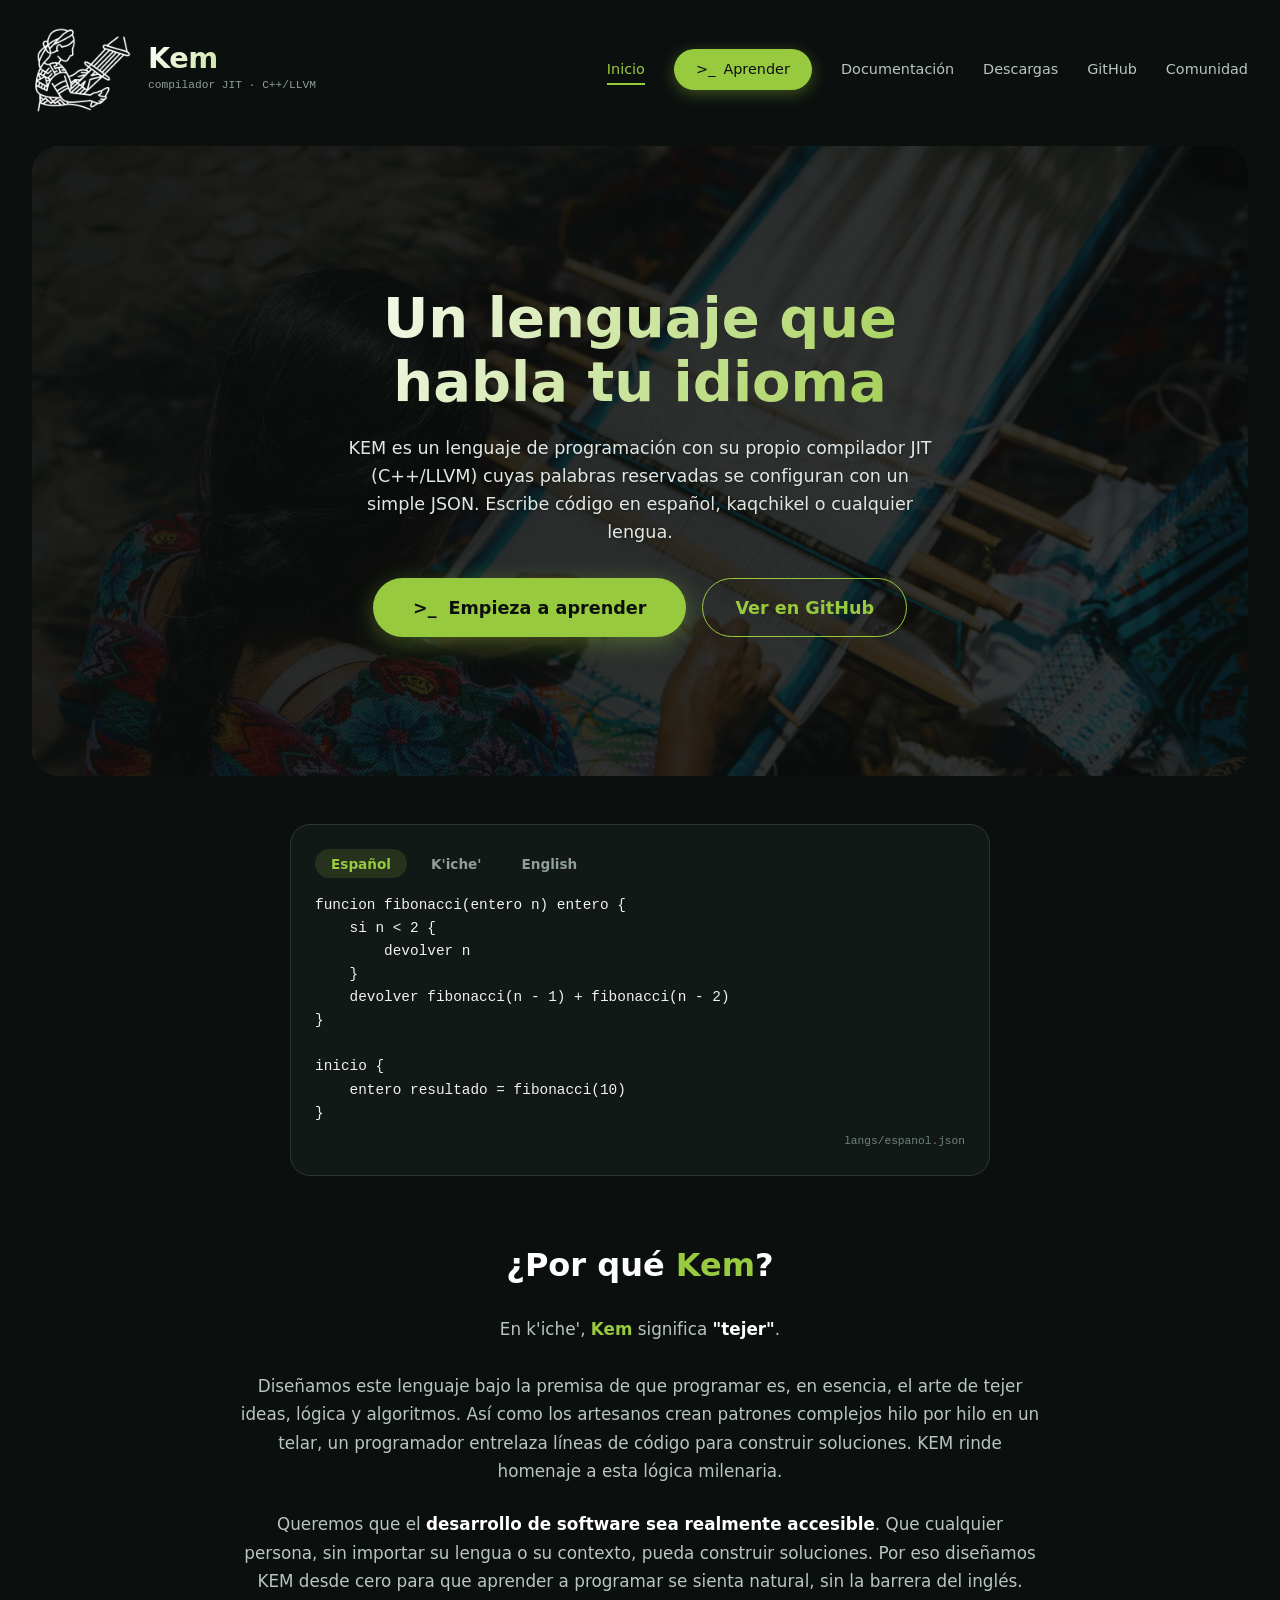
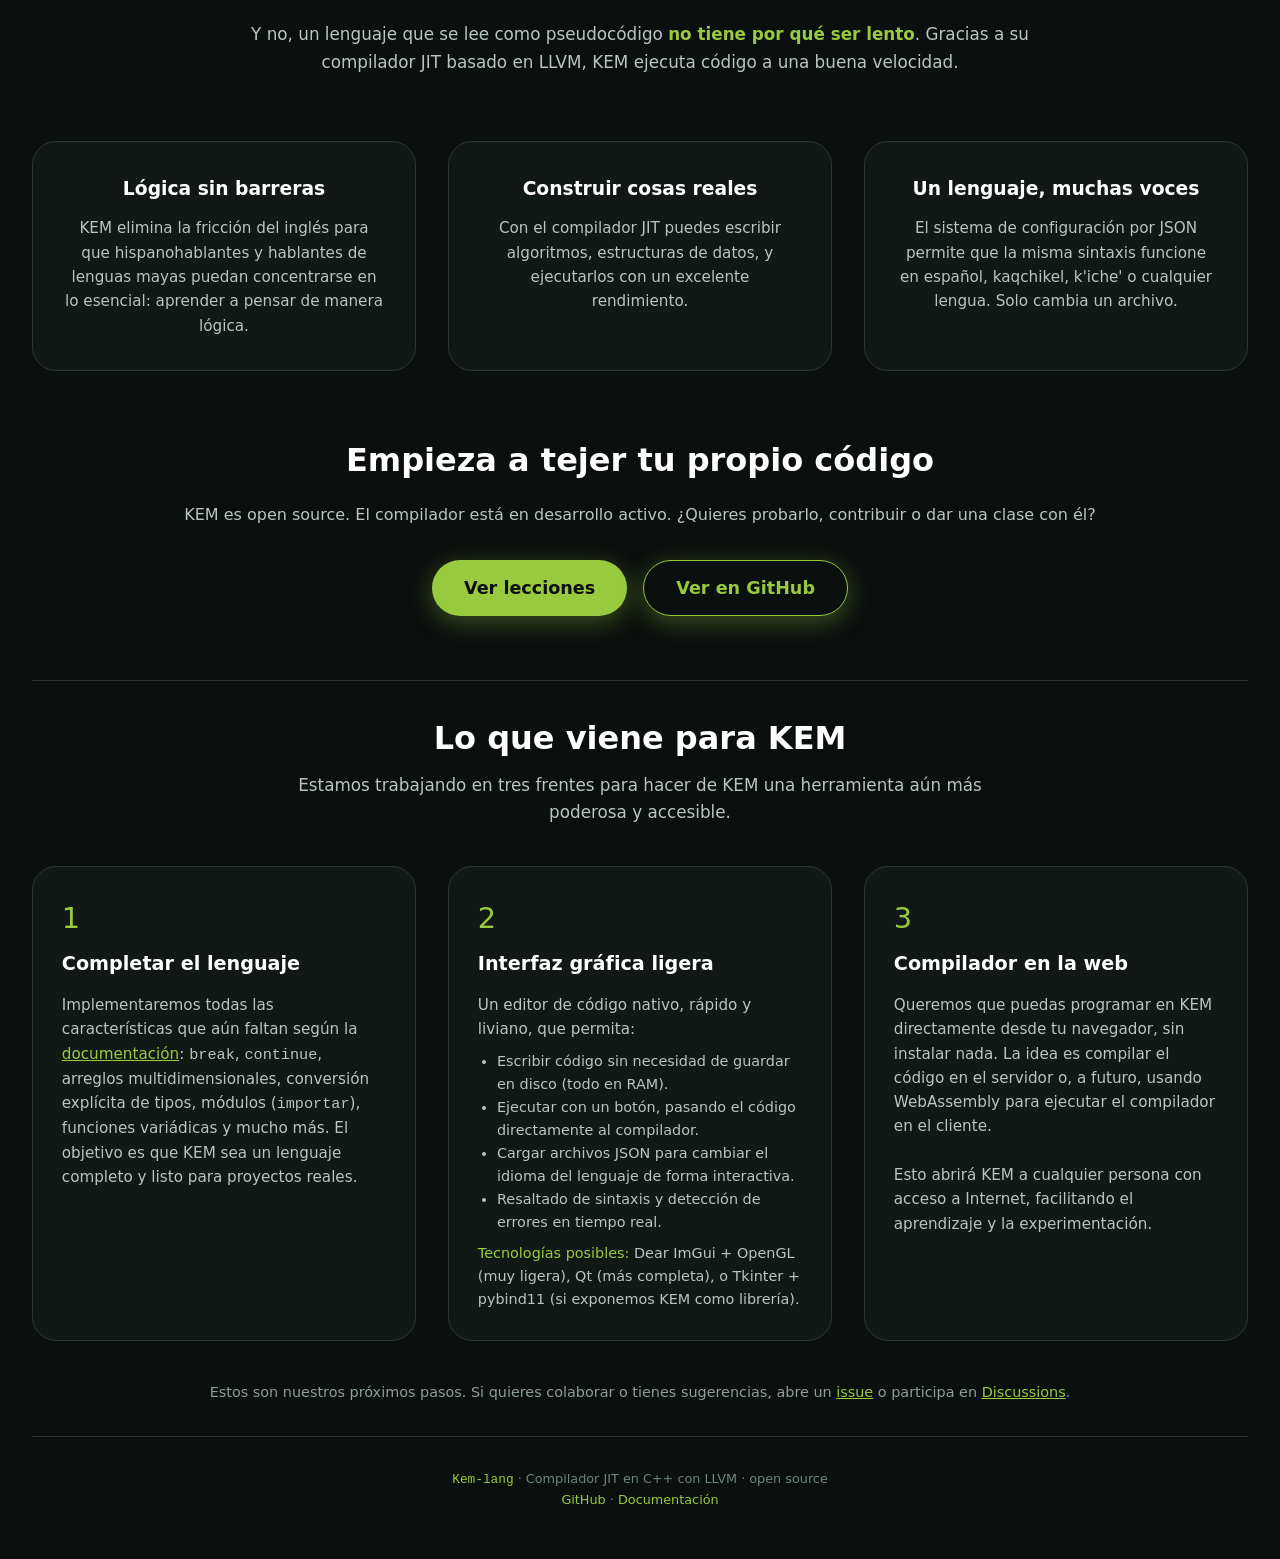
<file: docs/index.html>
<!DOCTYPE html>
<html lang="es">
<head>
  <meta charset="UTF-8">
  <meta name="viewport" content="width=device-width, initial-scale=1.0, viewport-fit=cover">
  <title>KEM</title>
  <link rel="stylesheet" href="styles.css">
</head>
<body>

<div class="container">

  <!-- ===== NAVBAR ===== -->
  <nav class="navbar">
    <a href="index.html" class="logo-area">
      <img class="logo-img" src="logo.png" alt="Logo de Kem">
      <div>
        <div class="brand-text">Kem</div>
        <div class="brand-sub">compilador JIT · C++/LLVM</div>
      </div>
    </a>
    <button class="menu-toggle" onclick="toggleMenu()">☰</button>
    <div class="nav-links" id="navLinks">
      <a href="index.html" class="active">Inicio</a>
      <a href="aprender.html" class="nav-btn-editor"><span>>_</span> Aprender</a>
      <a href="docs.html">Documentación</a>
      <a href="descargas.html">Descargas</a>
      <a href="https://github.com/vyordan/kem" target="_blank">GitHub</a>
      <a href="comunidad.html">Comunidad</a>
    </div>
  </nav>

  <!-- ===== HERO ===== -->
  <section class="hero">
    <img class="hero-background" src="fondo.png" alt="Tejedora tradicional guatemalteca">
    <div class="hero-overlay"></div>
    <div class="hero-content">
      <h1>Un lenguaje que habla tu idioma</h1>
      <p class="hero-desc">
        KEM es un lenguaje de programación con su propio compilador JIT (C++/LLVM) cuyas palabras reservadas se configuran con un simple JSON. Escribe código en español, kaqchikel o cualquier lengua.
      </p>
      <div style="display: flex; gap: 1rem; justify-content: center; flex-wrap: wrap;">
        <a href="aprender.html" class="btn-hero">
          <span>>_</span> Empieza a aprender
        </a>
        <a href="https://github.com/vyordan/kem" target="_blank" class="btn-hero" style="background: transparent; border: 1px solid var(--color-accent); color: var(--color-accent); box-shadow: none; padding: 0.9rem 2rem;">
          Ver en GitHub
        </a>
      </div>
    </div>
  </section>

  <!-- ===== BLOQUE DE CÓDIGO DECORATIVO CON PESTAÑAS ===== -->
  <div class="code-snippet" id="snippet-block">
    <div class="tabs" style="margin-bottom: 1rem;">
      <button class="tab-btn active" onclick="switchSnippetLang('es')">Español</button>
      <button class="tab-btn" onclick="switchSnippetLang('ki')">K'iche'</button>
      <button class="tab-btn" onclick="switchSnippetLang('en')">English</button>
    </div>
    <pre><code id="snippet-code">// Cargando...</code></pre>
    <span class="lang-indicator" id="snippet-lang-indicator" style="position: static; display: block; text-align: right; margin-top: 0.5rem;">langs/espanol.json</span>
  </div>

  <!-- ===== SECCIÓN: ¿POR QUÉ KEM? ===== -->
  <section class="why-kem" style="max-width: 800px; margin: 4rem auto; text-align: center;">
    <h2 style="font-size: 2rem; color: #fff; margin-bottom: 1.5rem;">¿Por qué <span style="color: var(--color-accent);">Kem</span>?</h2>

    <p style="color: var(--color-text-secondary); font-size: 1.05rem; line-height: 1.7; margin-bottom: 1.5rem;">
      En k'iche', <strong style="color: var(--color-accent);">Kem</strong> significa <strong style="color: #fff;">"tejer"</strong>. 
      <br><br>Diseñamos este lenguaje bajo la premisa de que programar es, en esencia, el arte de tejer ideas, lógica y algoritmos. Así como los artesanos crean patrones complejos hilo por hilo en un telar, un programador entrelaza líneas de código para construir soluciones. KEM rinde homenaje a esta lógica milenaria.
    </p>

    <p style="color: var(--color-text-secondary); font-size: 1.05rem; line-height: 1.7; margin-bottom: 1.5rem;">
      Queremos que el <strong style="color: #fff;">desarrollo de software sea realmente accesible</strong>. 
      Que cualquier persona, sin importar su lengua o su contexto, pueda construir soluciones. 
      Por eso diseñamos KEM desde cero para que aprender a programar se sienta natural, sin la barrera del inglés.
    </p>

    <p style="color: var(--color-text-secondary); font-size: 1.05rem; line-height: 1.7; margin-bottom: 2rem;">
      Y no, un lenguaje que se lee como pseudocódigo <strong style="color: var(--color-accent);">no tiene por qué ser lento</strong>. 
      Gracias a su compilador JIT basado en LLVM, KEM ejecuta código a una buena velocidad.
    </p>
  </section>

  <!-- ===== SECCIÓN: FILOSOFÍA (tres aspectos) ===== -->
  <section class="filosofia-grid" style="display: grid; grid-template-columns: repeat(auto-fit, minmax(250px, 1fr)); gap: 2rem; margin: 4rem 0;">
    <div class="filosofia-item" style="background: var(--color-bg-card); border: 1px solid var(--color-border); border-radius: 1.5rem; padding: 2rem; text-align: center;">
      <h3 style="color: #fff; margin-bottom: 0.8rem;">Lógica sin barreras</h3>
      <p style="color: var(--color-text-secondary); font-size: 0.95rem;">KEM elimina la fricción del inglés para que hispanohablantes y hablantes de lenguas mayas puedan concentrarse en lo esencial: aprender a pensar de manera lógica.</p>
    </div>
    <div class="filosofia-item" style="background: var(--color-bg-card); border: 1px solid var(--color-border); border-radius: 1.5rem; padding: 2rem; text-align: center;">
      <h3 style="color: #fff; margin-bottom: 0.8rem;">Construir cosas reales</h3>
      <p style="color: var(--color-text-secondary); font-size: 0.95rem;">Con el compilador JIT puedes escribir algoritmos, estructuras de datos, y ejecutarlos con un excelente rendimiento.</p>
    </div>
    <div class="filosofia-item" style="background: var(--color-bg-card); border: 1px solid var(--color-border); border-radius: 1.5rem; padding: 2rem; text-align: center;">
      <h3 style="color: #fff; margin-bottom: 0.8rem;">Un lenguaje, muchas voces</h3>
      <p style="color: var(--color-text-secondary); font-size: 0.95rem;">El sistema de configuración por JSON permite que la misma sintaxis funcione en español, kaqchikel, k'iche' o cualquier lengua. Solo cambia un archivo.</p>
    </div>
  </section>

  <!-- ===== LLAMADA A LA ACCIÓN FINAL ===== -->
  <section style="text-align: center; margin: 4rem 0;">
    <h2 style="font-size: 2rem; color: #fff; margin-bottom: 1rem;">Empieza a tejer tu propio código</h2>
    <p style="color: var(--color-text-secondary); margin-bottom: 2rem;">KEM es open source. El compilador está en desarrollo activo. ¿Quieres probarlo, contribuir o dar una clase con él?</p>
    <div style="display: flex; gap: 1rem; justify-content: center; flex-wrap: wrap;">
      <a href="aprender.html" class="btn-hero" style="background: var(--color-accent); color: var(--color-bg-deep); padding: 0.8rem 2rem; border-radius: 60px; text-decoration: none; font-weight: 600;">Ver lecciones</a>
      <a href="https://github.com/vyordan/kem" target="_blank" class="btn-hero" style="background: transparent; border: 1px solid var(--color-accent); color: var(--color-accent); padding: 0.8rem 2rem; border-radius: 60px; text-decoration: none; font-weight: 600;">Ver en GitHub</a>
    </div>
  </section>

    <!-- ===== LO QUE VIENE: FUTURO DE KEM ===== -->
  <section style="margin: 4rem 0 2rem; padding-top: 2rem; border-top: 1px solid var(--color-border);">
    <h2 style="font-size: 2rem; color: #fff; text-align: center; margin-bottom: 0.5rem;">Lo que viene para KEM</h2>
    <p style="color: var(--color-text-secondary); text-align: center; max-width: 700px; margin: 0 auto 2.5rem; font-size: 1.05rem;">
      Estamos trabajando en tres frentes para hacer de KEM una herramienta aún más poderosa y accesible.
    </p>

    <div style="display: grid; grid-template-columns: repeat(auto-fit, minmax(280px, 1fr)); gap: 2rem;">

      <!-- Tarjeta 1: Completar funcionalidades -->
      <div style="background: var(--color-bg-card); border: 1px solid var(--color-border); border-radius: 1.5rem; padding: 1.8rem; transition: all var(--transition-smooth);">
        <div style="font-size: 1.8rem; margin-bottom: 0.5rem; color: var(--color-accent);">1</div>
        <h3 style="color: #fff; font-size: 1.2rem; margin-bottom: 0.8rem;">Completar el lenguaje</h3>
        <p style="color: var(--color-text-secondary); font-size: 0.95rem; line-height: 1.6;">
          Implementaremos todas las características que aún faltan según la
          <a href="docs.html#que-no" style="color: var(--color-accent);">documentación</a>:
          <code>break</code>, <code>continue</code>, arreglos multidimensionales,
          conversión explícita de tipos, módulos (<code>importar</code>),
          funciones variádicas y mucho más. El objetivo es que KEM sea un lenguaje
          completo y listo para proyectos reales.
        </p>
      </div>

      <!-- Tarjeta 2: GUI ligera -->
      <div style="background: var(--color-bg-card); border: 1px solid var(--color-border); border-radius: 1.5rem; padding: 1.8rem; transition: all var(--transition-smooth);">
        <div style="font-size: 1.8rem; margin-bottom: 0.5rem; color: var(--color-accent);">2</div>
        <h3 style="color: #fff; font-size: 1.2rem; margin-bottom: 0.8rem;">Interfaz gráfica ligera</h3>
        <p style="color: var(--color-text-secondary); font-size: 0.95rem; line-height: 1.6;">
          Un editor de código nativo, rápido y liviano, que permita:
        </p>
        <ul style="color: var(--color-text-secondary); font-size: 0.9rem; padding-left: 1.2rem; margin: 0.5rem 0;">
          <li>Escribir código sin necesidad de guardar en disco (todo en RAM).</li>
          <li>Ejecutar con un botón, pasando el código directamente al compilador.</li>
          <li>Cargar archivos JSON para cambiar el idioma del lenguaje de forma interactiva.</li>
          <li>Resaltado de sintaxis y detección de errores en tiempo real.</li>
        </ul>
        <p style="color: var(--color-text-secondary); font-size: 0.9rem; margin-top: 0.5rem;">
          <span style="color: var(--color-accent);">Tecnologías posibles:</span>
          Dear ImGui + OpenGL (muy ligera), Qt (más completa), o Tkinter + pybind11 (si exponemos KEM como librería).
        </p>
      </div>

      <!-- Tarjeta 3: Versión web -->
      <div style="background: var(--color-bg-card); border: 1px solid var(--color-border); border-radius: 1.5rem; padding: 1.8rem; transition: all var(--transition-smooth);">
        <div style="font-size: 1.8rem; margin-bottom: 0.5rem; color: var(--color-accent);">3</div>
        <h3 style="color: #fff; font-size: 1.2rem; margin-bottom: 0.8rem;">Compilador en la web</h3>
        <p style="color: var(--color-text-secondary); font-size: 0.95rem; line-height: 1.6;">
          Queremos que puedas programar en KEM directamente desde tu navegador,
          sin instalar nada. La idea es compilar el código en el servidor o,
          a futuro, usando WebAssembly para ejecutar el compilador en el cliente.
          <br><br>
          Esto abrirá KEM a cualquier persona con acceso a Internet, facilitando
          el aprendizaje y la experimentación.
        </p>
      </div>

    </div>

    <p style="color: var(--color-text-muted); text-align: center; margin-top: 2.5rem; font-size: 0.9rem;">
      Estos son nuestros próximos pasos. Si quieres colaborar o tienes sugerencias,
      abre un <a href="https://github.com/vyordan/kem/issues" target="_blank" style="color: var(--color-accent);">issue</a> o participa en
      <a href="https://github.com/vyordan/kem/discussions" target="_blank" style="color: var(--color-accent);">Discussions</a>.
    </p>
  </section>

  <!-- ===== FOOTER ===== -->
  <footer class="footer">
    <p><code>Kem-lang</code> · Compilador JIT en C++ con LLVM · open source</p>
    <p>
      <a href="https://github.com/vyordan/kem" target="_blank">GitHub</a> · 
      <a href="docs.html">Documentación</a>
    </p>
  </footer>

</div>

<script src="script.js"></script>
</body>
</html>
</file>
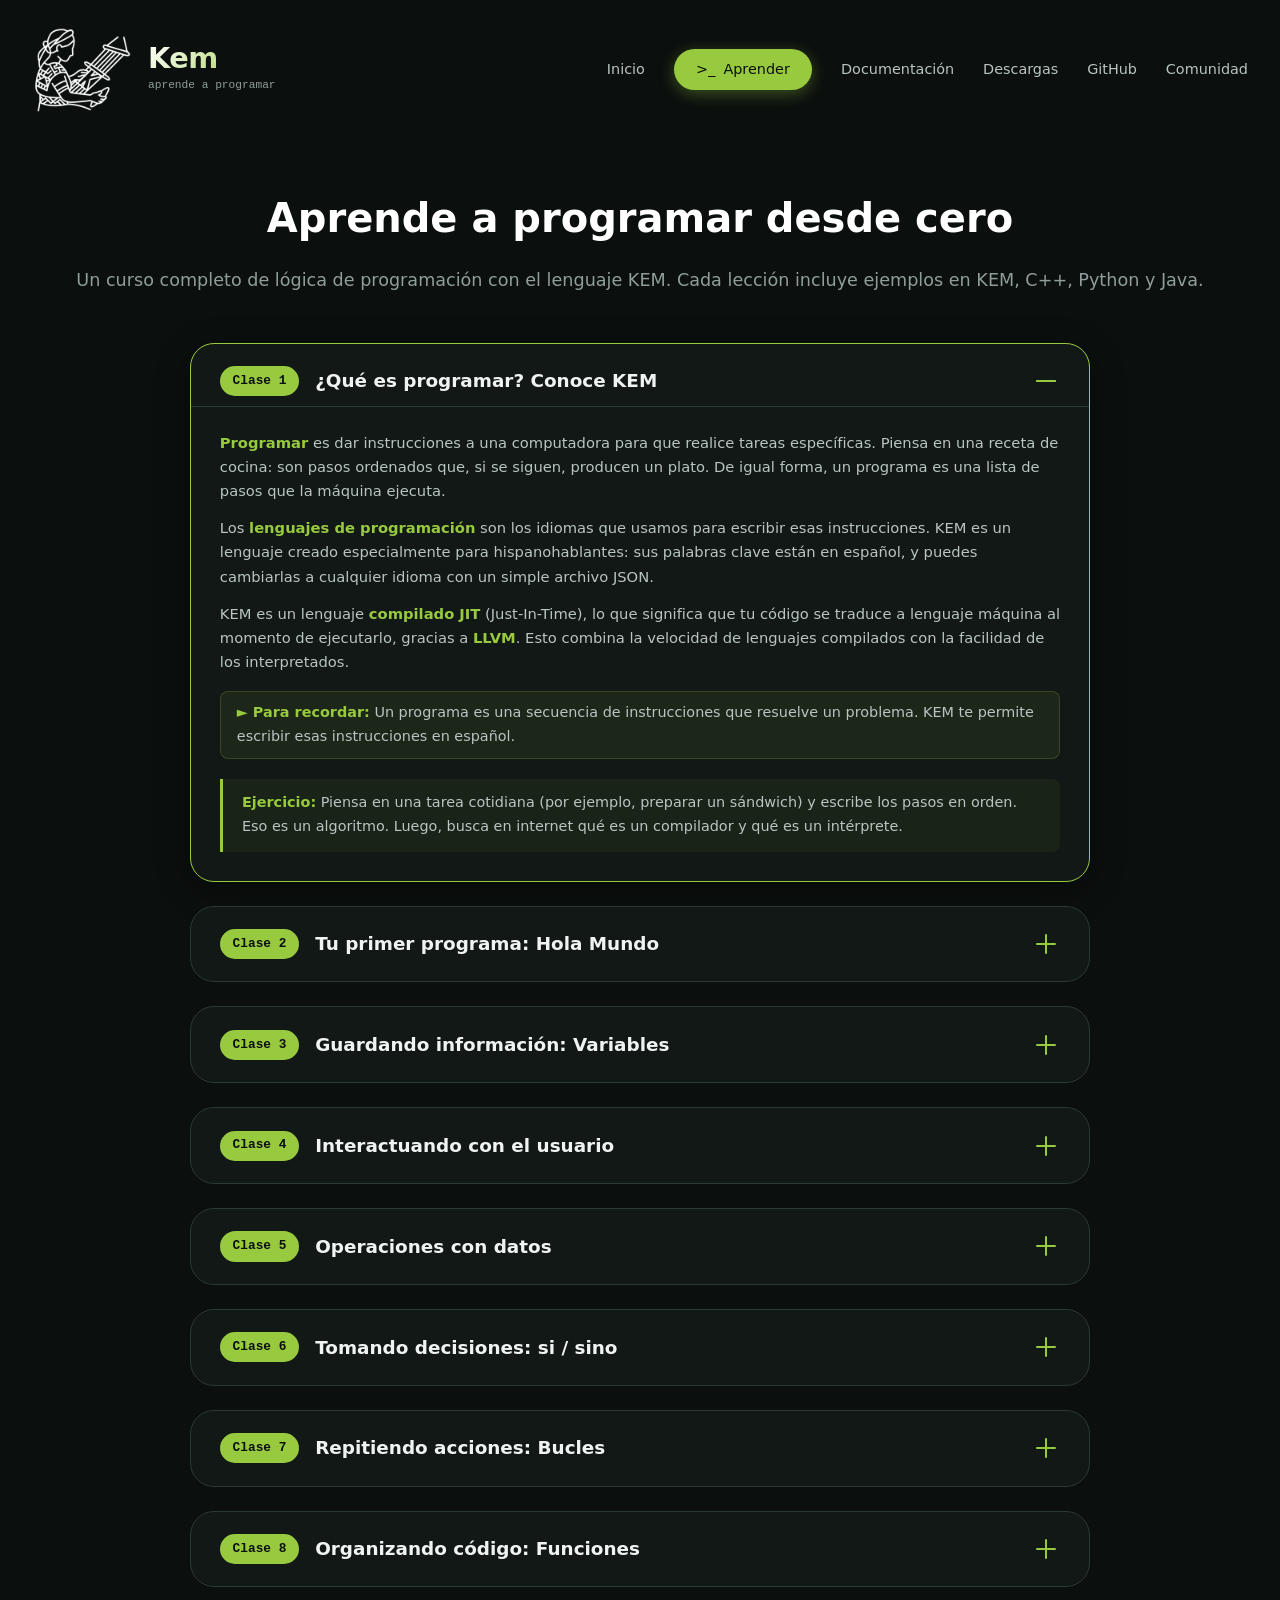
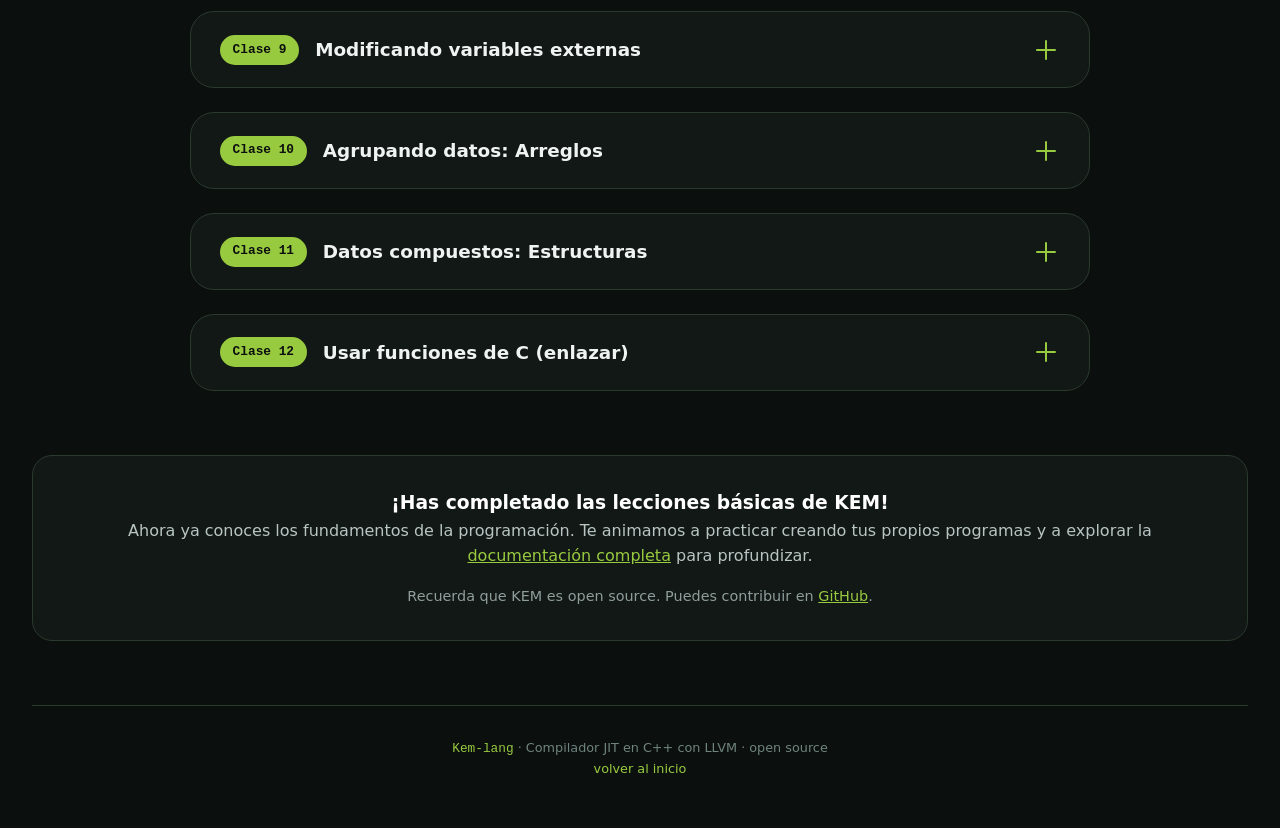
<file: docs/aprender.html>
<!DOCTYPE html>
<html lang="es">
<head>
  <meta charset="UTF-8">
  <meta name="viewport" content="width=device-width, initial-scale=1.0, viewport-fit=cover">
  <title>Aprende KEM · Clases de programación</title>
  <link rel="stylesheet" href="styles.css">
  <style>
    /* Estilos para las comparaciones de lenguajes */
    .lang-tabs {
      display: flex;
      gap: 0.5rem;
      margin: 1rem 0 0.5rem;
      flex-wrap: wrap;
    }
    .lang-tab {
      background: transparent;
      border: 1px solid var(--color-border);
      color: var(--color-text-muted);
      padding: 0.3rem 1rem;
      border-radius: 20px;
      font-size: 0.75rem;
      font-weight: 600;
      cursor: pointer;
      font-family: var(--font-mono);
      transition: all 0.2s;
    }
    .lang-tab:hover {
      color: var(--color-accent);
      border-color: var(--color-accent);
    }
    .lang-tab.active {
      background: var(--color-accent);
      color: var(--color-bg-deep);
      border-color: var(--color-accent);
    }
    .code-block {
      display: none;
      background: var(--color-bg-console);
      border: 1px solid var(--color-border);
      border-radius: var(--radius-sm);
      padding: 1rem 1.2rem;
      margin: 0.5rem 0 1rem;
      overflow-x: auto;
    }
    .code-block.active {
      display: block;
    }
    .code-block pre {
      margin: 0;
    }
    .code-block code {
      background: transparent;
      color: var(--color-text-primary);
      font-family: var(--font-mono);
      font-size: 0.85rem;
      line-height: 1.6;
      white-space: pre;
      display: block;
    }
    .code-block .lang-label {
      font-size: 0.65rem;
      color: var(--color-text-dim);
      text-transform: uppercase;
      letter-spacing: 0.05em;
      margin-bottom: 0.5rem;
      display: block;
    }
    .lesson-exercise {
      background: rgba(152,202,63,0.06);
      border-left: 3px solid var(--color-accent);
      padding: 0.8rem 1.2rem;
      border-radius: 0 8px 8px 0;
      margin: 1.2rem 0 0;
      color: var(--color-text-secondary);
      font-size: 0.9rem;
    }
    .lesson-exercise strong {
      color: var(--color-accent);
    }
    .lesson-body h4 {
      color: var(--color-accent);
      margin: 1.2rem 0 0.5rem;
    }
    .lesson-body ul, .lesson-body ol {
      padding-left: 1.5rem;
      margin: 0.5rem 0 1rem;
    }
    .lesson-body li {
      margin-bottom: 0.3rem;
    }
    .lesson-body p {
      margin-bottom: 0.8rem;
    }
    .lesson-body .note {
      background: rgba(152,202,63,0.08);
      border-radius: 8px;
      padding: 0.6rem 1rem;
      font-size: 0.9rem;
      color: var(--color-text-secondary);
      margin: 1rem 0;
      border: 1px solid rgba(152,202,63,0.2);
    }
    .lesson-body .note strong {
      color: var(--color-accent);
    }
  </style>
</head>
<body>

<div class="container">

  <!-- ===== NAVBAR ===== -->
  <nav class="navbar">
    <a href="index.html" class="logo-area">
      <img class="logo-img" src="logo.png" alt="Logo de Kem">
      <div>
        <div class="brand-text">Kem</div>
        <div class="brand-sub">aprende a programar</div>
      </div>
    </a>
    <button class="menu-toggle" onclick="toggleMenu()">☰</button>
    <div class="nav-links" id="navLinks">
      <a href="index.html">Inicio</a>
      <a href="aprender.html" class="active nav-btn-editor"><span>>_</span> Aprender</a>
      <a href="docs.html">Documentación</a>
      <a href="descargas.html">Descargas</a>
      <a href="https://github.com/vyordan/kem" target="_blank">GitHub</a>
      <a href="comunidad.html">Comunidad</a>
    </div>
  </nav>

  <!-- ===== CLASES ===== -->
  <section class="page-section">
    <h1 class="page-title" style="text-align:center;">Aprende a programar desde cero</h1>
    <p class="page-subtitle" style="text-align:center;">
      Un curso completo de lógica de programación con el lenguaje KEM.
      Cada lección incluye ejemplos en KEM, C++, Python y Java.
    </p>

    <div class="lessons-grid">

      <!-- ======================================== -->
      <!-- CLASE 1: Introducción a la programación -->
      <!-- ======================================== -->
      <details class="lesson-card" open>
        <summary class="lesson-header">
          <span class="lesson-number">Clase 1</span>
          <h3>¿Qué es programar? Conoce KEM</h3>
          <span class="lesson-toggle"></span>
        </summary>
        <div class="lesson-body">
          <p>
            <strong>Programar</strong> es dar instrucciones a una computadora para que realice tareas específicas.
            Piensa en una receta de cocina: son pasos ordenados que, si se siguen, producen un plato.
            De igual forma, un programa es una lista de pasos que la máquina ejecuta.
          </p>
          <p>
            Los <strong>lenguajes de programación</strong> son los idiomas que usamos para escribir esas instrucciones.
            KEM es un lenguaje creado especialmente para hispanohablantes: sus palabras clave están en español,
            y puedes cambiarlas a cualquier idioma con un simple archivo JSON.
          </p>
          <p>
            KEM es un lenguaje <strong>compilado JIT</strong> (Just-In-Time), lo que significa que tu código
            se traduce a lenguaje máquina al momento de ejecutarlo, gracias a <strong>LLVM</strong>.
            Esto combina la velocidad de lenguajes compilados con la facilidad de los interpretados.
          </p>
          <div class="note">
            <strong>► Para recordar:</strong> Un programa es una secuencia de instrucciones que resuelve un problema.
            KEM te permite escribir esas instrucciones en español.
          </div>
          <div class="lesson-exercise">
            <strong>Ejercicio:</strong> Piensa en una tarea cotidiana (por ejemplo, preparar un sándwich) y escribe
            los pasos en orden. Eso es un algoritmo. Luego, busca en internet qué es un compilador y qué es un intérprete.
          </div>
        </div>
      </details>

      <!-- ======================================== -->
      <!-- CLASE 2: Estructura de un programa KEM   -->
      <!-- ======================================== -->
      <details class="lesson-card">
        <summary class="lesson-header">
          <span class="lesson-number">Clase 2</span>
          <h3>Tu primer programa: Hola Mundo</h3>
          <span class="lesson-toggle"></span>
        </summary>
        <div class="lesson-body">
          <p>
            Todo programa en KEM necesita un bloque <code>inicio { }</code>. Dentro de él se escriben
            las instrucciones que se ejecutarán al correr el programa.
          </p>
          <p>
            Vamos a escribir el clásico "Hola, mundo!", que simplemente muestra un mensaje en la pantalla.
          </p>
          <h4>► Código en KEM</h4>
          <div class="code-block active" data-lang="kem">
            <pre><code>inicio {
    imprimirLinea("¡Hola, mundo!")
}</code></pre>
          </div>
          <p>
            <code>imprimirLinea</code> es una función integrada que muestra texto y salta a la siguiente línea.
            También existe <code>imprimir</code> que no salta.
          </p>
          <p>Ahora, veamos el mismo programa en otros lenguajes para que veas las diferencias:</p>

          <div class="lang-tabs">
            <button class="lang-tab active" onclick="switchLang(this, 'kem2')">KEM</button>
            <button class="lang-tab" onclick="switchLang(this, 'cpp2')">C++</button>
            <button class="lang-tab" onclick="switchLang(this, 'py2')">Python</button>
            <button class="lang-tab" onclick="switchLang(this, 'java2')">Java</button>
          </div>

          <div class="code-block active" data-lang="kem2">
            <span class="lang-label">KEM</span>
            <pre><code>inicio {
    imprimirLinea("¡Hola, mundo!")
}</code></pre>
          </div>
          <div class="code-block" data-lang="cpp2">
            <span class="lang-label">C++</span>
            <pre><code>#include &lt;iostream&gt;
int main() {
    std::cout &lt;&lt; "¡Hola, mundo!" &lt;&lt; std::endl;
    return 0;
}</code></pre>
          </div>
          <div class="code-block" data-lang="py2">
            <span class="lang-label">Python</span>
            <pre><code>print("¡Hola, mundo!")</code></pre>
          </div>
          <div class="code-block" data-lang="java2">
            <span class="lang-label">Java</span>
            <pre><code>public class Main {
    public static void main(String[] args) {
        System.out.println("¡Hola, mundo!");
    }
}</code></pre>
          </div>

          <div class="note">
            <strong>► Observa:</strong> En KEM no necesitas punto y coma, ni <code>#include</code>, ni una función <code>main</code>
            separada. El bloque <code>inicio</code> ya es el punto de entrada.
          </div>
          <div class="lesson-exercise">
            <strong>Ejercicio:</strong> Modifica el programa para que muestre dos mensajes: "Bienvenido" y "A KEM" en líneas separadas.
          </div>
        </div>
      </details>

      <!-- ======================================== -->
      <!-- CLASE 3: Variables y tipos de datos      -->
      <!-- ======================================== -->
      <details class="lesson-card">
        <summary class="lesson-header">
          <span class="lesson-number">Clase 3</span>
          <h3>Guardando información: Variables</h3>
          <span class="lesson-toggle"></span>
        </summary>
        <div class="lesson-body">
          <p>
            Las <strong>variables</strong> son como cajas donde guardamos datos. Cada variable tiene un <strong>tipo</strong>
            que define qué clase de dato puede almacenar.
          </p>
          <p>En KEM tenemos cuatro tipos básicos:</p>
          <ul>
            <li><strong><code>entero</code></strong>: números sin decimal (ej. 5, -3, 0).</li>
            <li><strong><code>decimal</code></strong>: números con punto decimal (ej. 3.14, -0.5).</li>
            <li><strong><code>texto</code></strong>: cadenas de caracteres, siempre entre comillas dobles (ej. "Hola").</li>
            <li><strong><code>booleano</code></strong>: solo dos valores: <code>verdadero</code> o <code>falso</code>.</li>
          </ul>
          <p>Para declarar una variable, escribes el tipo y luego el nombre, y opcionalmente la inicializas con <code>=</code>:</p>
          <div class="code-block active" data-lang="kem3">
            <pre><code>entero edad = 25
decimal altura = 1.75
texto nombre = "Ana"
booleano esMayor = verdadero</code></pre>
          </div>
          <p>Puedes cambiar el valor de una variable después con la asignación:</p>
          <div class="code-block active" data-lang="kem3b">
            <pre><code>edad = 26
altura = 1.80</code></pre>
          </div>

          <div class="lang-tabs">
            <button class="lang-tab active" onclick="switchLang(this, 'kem3c')">KEM</button>
            <button class="lang-tab" onclick="switchLang(this, 'cpp3')">C++</button>
            <button class="lang-tab" onclick="switchLang(this, 'py3')">Python</button>
            <button class="lang-tab" onclick="switchLang(this, 'java3')">Java</button>
          </div>
          <div class="code-block active" data-lang="kem3c">
            <span class="lang-label">KEM</span>
            <pre><code>entero edad = 25
decimal altura = 1.75
texto nombre = "Ana"
booleano esMayor = verdadero</code></pre>
          </div>
          <div class="code-block" data-lang="cpp3">
            <span class="lang-label">C++</span>
            <pre><code>int edad = 25;
double altura = 1.75;
std::string nombre = "Ana";
bool esMayor = true;</code></pre>
          </div>
          <div class="code-block" data-lang="py3">
            <span class="lang-label">Python</span>
            <pre><code>edad = 25
altura = 1.75
nombre = "Ana"
esMayor = True</code></pre>
          </div>
          <div class="code-block" data-lang="java3">
            <span class="lang-label">Java</span>
            <pre><code>int edad = 25;
double altura = 1.75;
String nombre = "Ana";
boolean esMayor = true;</code></pre>
          </div>

          <div class="note">
            <strong>► Nota:</strong> En Python el tipo es dinámico, no necesitas declararlo explícitamente.
            En KEM, C++ y Java el tipo es fijo.
          </div>
          <div class="lesson-exercise">
            <strong>Ejercicio:</strong> Declara variables para tu nombre, tu edad, tu estatura y si te gusta la pizza.
            Luego, cambia la edad a un valor mayor.
          </div>
        </div>
      </details>

      <!-- ======================================== -->
      <!-- CLASE 4: Entrada y salida                -->
      <!-- ======================================== -->
      <details class="lesson-card">
        <summary class="lesson-header">
          <span class="lesson-number">Clase 4</span>
          <h3>Interactuando con el usuario</h3>
          <span class="lesson-toggle"></span>
        </summary>
        <div class="lesson-body">
          <p>
            Hasta ahora solo mostramos mensajes. Ahora vamos a <strong>leer</strong> lo que el usuario escribe
            para hacer programas más interactivos.
          </p>
          <p>KEM tiene funciones integradas para leer:</p>
          <ul>
            <li><code>leerLinea()</code> → devuelve un <code>texto</code> con todo lo que el usuario tecleó hasta presionar Enter.</li>
            <li><code>leerEntero()</code> → devuelve un <code>entero</code>.</li>
            <li><code>leerDecimal()</code> → devuelve un <code>decimal</code>.</li>
          </ul>
          <p>También tenemos funciones para imprimir números:</p>
          <ul>
            <li><code>imprimirEntero(entero)</code></li>
            <li><code>imprimirDecimal(decimal)</code></li>
          </ul>
          <p>Ejemplo: preguntar el nombre y la edad, y saludar.</p>
          <div class="code-block active" data-lang="kem4">
            <pre><code>inicio {
    imprimir("¿Cómo te llamas? ")
    texto nombre = leerLinea()
    imprimir("¿Cuántos años tienes? ")
    entero edad = leerEntero()
    imprimir("Hola, ")
    imprimir(nombre)
    imprimir(", el año que viene tendrás ")
    imprimirEntero(edad + 1)
    imprimirLinea(" años.")
}</code></pre>
          </div>

          <div class="lang-tabs">
            <button class="lang-tab active" onclick="switchLang(this, 'kem4b')">KEM</button>
            <button class="lang-tab" onclick="switchLang(this, 'cpp4')">C++</button>
            <button class="lang-tab" onclick="switchLang(this, 'py4')">Python</button>
            <button class="lang-tab" onclick="switchLang(this, 'java4')">Java</button>
          </div>
          <div class="code-block active" data-lang="kem4b">
            <span class="lang-label">KEM</span>
            <pre><code>inicio {
    imprimir("¿Cómo te llamas? ")
    texto nombre = leerLinea()
    imprimir("¿Cuántos años tienes? ")
    entero edad = leerEntero()
    imprimir("Hola, ")
    imprimir(nombre)
    imprimir(", el año que viene tendrás ")
    imprimirEntero(edad + 1)
    imprimirLinea(" años.")
}</code></pre>
          </div>
          <div class="code-block" data-lang="cpp4">
            <span class="lang-label">C++</span>
            <pre><code>#include &lt;iostream&gt;
#include &lt;string&gt;
using namespace std;
int main() {
    string nombre;
    int edad;
    cout &lt;&lt; "¿Cómo te llamas? ";
    getline(cin, nombre);
    cout &lt;&lt; "¿Cuántos años tienes? ";
    cin &gt;&gt; edad;
    cout &lt;&lt; "Hola, " &lt;&lt; nombre &lt;&lt; ", el año que viene tendrás " &lt;&lt; (edad+1) &lt;&lt; " años." &lt;&lt; endl;
    return 0;
}</code></pre>
          </div>
          <div class="code-block" data-lang="py4">
            <span class="lang-label">Python</span>
            <pre><code>nombre = input("¿Cómo te llamas? ")
edad = int(input("¿Cuántos años tienes? "))
print("Hola,", nombre, ", el año que viene tendrás", edad+1, "años.")</code></pre>
          </div>
          <div class="code-block" data-lang="java4">
            <span class="lang-label">Java</span>
            <pre><code>import java.util.Scanner;
public class Main {
    public static void main(String[] args) {
        Scanner sc = new Scanner(System.in);
        System.out.print("¿Cómo te llamas? ");
        String nombre = sc.nextLine();
        System.out.print("¿Cuántos años tienes? ");
        int edad = sc.nextInt();
        System.out.println("Hola, " + nombre + ", el año que viene tendrás " + (edad + 1) + " años.");
    }
}</code></pre>
          </div>
          <div class="lesson-exercise">
            <strong>Ejercicio:</strong> Escribe un programa que pida dos números enteros y muestre su suma.
          </div>
        </div>
      </details>

      <!-- ======================================== -->
      <!-- CLASE 5: Operadores y expresiones        -->
      <!-- ======================================== -->
      <details class="lesson-card">
        <summary class="lesson-header">
          <span class="lesson-number">Clase 5</span>
          <h3>Operaciones con datos</h3>
          <span class="lesson-toggle"></span>
        </summary>
        <div class="lesson-body">
          <p>
            Los <strong>operadores</strong> nos permiten realizar cálculos y comparaciones.
          </p>
          <h4>Operadores aritméticos:</h4>
          <ul>
            <li><code>+</code> (suma), <code>-</code> (resta), <code>*</code> (multiplicación), <code>/</code> (división), <code>%</code> (módulo o resto).</li>
          </ul>
          <p>
            La división de enteros da un entero (trunca el decimal). Si quieres resultado decimal, al menos uno de los operandos debe ser <code>decimal</code>.
          </p>
          <h4>Operadores de comparación (resultan en booleano):</h4>
          <ul>
            <li><code>==</code> igual, <code>!=</code> diferente, <code>&lt;</code>, <code>&gt;</code>, <code>&lt;=</code>, <code>&gt;=</code></li>
          </ul>
          <h4>Operadores lógicos (sobre booleanos):</h4>
          <ul>
            <li><code>y</code> (AND), <code>o</code> (OR), <code>no</code> (NOT)</li>
          </ul>
          <p>Ejemplo: calcular el área de un rectángulo.</p>
          <div class="code-block active" data-lang="kem5">
            <pre><code>inicio {
    imprimir("Base: ")
    decimal base = leerDecimal()
    imprimir("Altura: ")
    decimal altura = leerDecimal()
    decimal area = base * altura
    imprimir("El área es: ")
    imprimirDecimal(area)
    imprimirLinea("")
}</code></pre>
          </div>
          <div class="lang-tabs">
            <button class="lang-tab active" onclick="switchLang(this, 'kem5b')">KEM</button>
            <button class="lang-tab" onclick="switchLang(this, 'cpp5')">C++</button>
            <button class="lang-tab" onclick="switchLang(this, 'py5')">Python</button>
            <button class="lang-tab" onclick="switchLang(this, 'java5')">Java</button>
          </div>
          <div class="code-block active" data-lang="kem5b">
            <span class="lang-label">KEM</span>
            <pre><code>inicio {
    decimal base = 5.0
    decimal altura = 3.0
    decimal area = base * altura
    imprimirDecimal(area)  // muestra 15.000000
}</code></pre>
          </div>
          <div class="code-block" data-lang="cpp5">
            <span class="lang-label">C++</span>
            <pre><code>#include &lt;iostream&gt;
int main() {
    double base = 5.0, altura = 3.0;
    double area = base * altura;
    std::cout &lt;&lt; area &lt;&lt; std::endl;
    return 0;
}</code></pre>
          </div>
          <div class="code-block" data-lang="py5">
            <span class="lang-label">Python</span>
            <pre><code>base = 5.0
altura = 3.0
area = base * altura
print(area)</code></pre>
          </div>
          <div class="code-block" data-lang="java5">
            <span class="lang-label">Java</span>
            <pre><code>public class Main {
    public static void main(String[] args) {
        double base = 5.0;
        double altura = 3.0;
        double area = base * altura;
        System.out.println(area);
    }
}</code></pre>
          </div>
          <div class="lesson-exercise">
            <strong>Ejercicio:</strong> Escribe un programa que pida dos números y diga si el primero es mayor, menor o igual que el segundo.
          </div>
        </div>
      </details>

      <!-- ======================================== -->
      <!-- CLASE 6: Condicionales (si/sino)         -->
      <!-- ======================================== -->
      <details class="lesson-card">
        <summary class="lesson-header">
          <span class="lesson-number">Clase 6</span>
          <h3>Tomando decisiones: si / sino</h3>
          <span class="lesson-toggle"></span>
        </summary>
        <div class="lesson-body">
          <p>
            Los <strong>condicionales</strong> permiten ejecutar diferentes bloques de código según se cumpla o no una condición.
          </p>
          <p>La sintaxis en KEM:</p>
          <div class="code-block active" data-lang="kem6">
            <pre><code>si condicion {
    // se ejecuta si condicion es verdadera
} sino si otra_condicion {
    // se ejecuta si la primera es falsa y esta es verdadera
} sino {
    // se ejecuta si todas las anteriores son falsas
}</code></pre>
          </div>
          <p>Ejemplo: verificar si un número es positivo, negativo o cero.</p>
          <div class="code-block active" data-lang="kem6b">
            <pre><code>inicio {
    imprimir("Ingresa un número: ")
    entero n = leerEntero()
    si n > 0 {
        imprimirLinea("El número es positivo")
    } sino si n < 0 {
        imprimirLinea("El número es negativo")
    } sino {
        imprimirLinea("El número es cero")
    }
}</code></pre>
          </div>

          <div class="lang-tabs">
            <button class="lang-tab active" onclick="switchLang(this, 'kem6c')">KEM</button>
            <button class="lang-tab" onclick="switchLang(this, 'cpp6')">C++</button>
            <button class="lang-tab" onclick="switchLang(this, 'py6')">Python</button>
            <button class="lang-tab" onclick="switchLang(this, 'java6')">Java</button>
          </div>
          <div class="code-block active" data-lang="kem6c">
            <span class="lang-label">KEM</span>
            <pre><code>inicio {
    entero n = 5
    si n > 0 {
        imprimirLinea("Positivo")
    } sino si n < 0 {
        imprimirLinea("Negativo")
    } sino {
        imprimirLinea("Cero")
    }
}</code></pre>
          </div>
          <div class="code-block" data-lang="cpp6">
            <span class="lang-label">C++</span>
            <pre><code>#include &lt;iostream&gt;
int main() {
    int n = 5;
    if (n > 0) {
        std::cout &lt;&lt; "Positivo" &lt;&lt; std::endl;
    } else if (n < 0) {
        std::cout &lt;&lt; "Negativo" &lt;&lt; std::endl;
    } else {
        std::cout &lt;&lt; "Cero" &lt;&lt; std::endl;
    }
    return 0;
}</code></pre>
          </div>
          <div class="code-block" data-lang="py6">
            <span class="lang-label">Python</span>
            <pre><code>n = 5
if n > 0:
    print("Positivo")
elif n < 0:
    print("Negativo")
else:
    print("Cero")</code></pre>
          </div>
          <div class="code-block" data-lang="java6">
            <span class="lang-label">Java</span>
            <pre><code>public class Main {
    public static void main(String[] args) {
        int n = 5;
        if (n > 0) {
            System.out.println("Positivo");
        } else if (n < 0) {
            System.out.println("Negativo");
        } else {
            System.out.println("Cero");
        }
    }
}</code></pre>
          </div>
          <div class="lesson-exercise">
            <strong>Ejercicio:</strong> Pide un número y muestra si es par o impar (usa el operador <code>%</code>).
          </div>
        </div>
      </details>

      <!-- ======================================== -->
      <!-- CLASE 7: Bucles (mientras y hasta)       -->
      <!-- ======================================== -->
      <details class="lesson-card">
        <summary class="lesson-header">
          <span class="lesson-number">Clase 7</span>
          <h3>Repitiendo acciones: Bucles</h3>
          <span class="lesson-toggle"></span>
        </summary>
        <div class="lesson-body">
          <p>
            Los <strong>bucles</strong> repiten un bloque de código varias veces. KEM tiene dos tipos:
          </p>
          <ul>
            <li><code>mientras</code>: repite mientras una condición sea verdadera.</li>
            <li><code>hasta</code>: recorre un rango de números enteros (como el <code>for</code> de otros lenguajes).</li>
          </ul>
          <h4>Ejemplo con mientras: contar del 1 al 5</h4>
          <div class="code-block active" data-lang="kem7">
            <pre><code>inicio {
    entero contador = 1
    mientras contador <= 5 {
        imprimirEntero(contador)
        imprimirLinea("")
        contador = contador + 1
    }
}</code></pre>
          </div>
          <h4>Ejemplo con hasta: sumar los números del 1 al 10</h4>
          <div class="code-block active" data-lang="kem7b">
            <pre><code>inicio {
    entero suma = 0
    entero i
    i = 1 hasta 11 {   // i toma valores 1,2,...,10
        suma = suma + i
    }
    imprimir("La suma es: ")
    imprimirEntero(suma)
    imprimirLinea("")
}</code></pre>
          </div>
          <p>El rango de <code>hasta</code> es <strong>inicio ≤ i &lt; fin</strong>. El valor final no se incluye.</p>

          <div class="lang-tabs">
            <button class="lang-tab active" onclick="switchLang(this, 'kem7c')">KEM (hasta)</button>
            <button class="lang-tab" onclick="switchLang(this, 'cpp7')">C++ (for)</button>
            <button class="lang-tab" onclick="switchLang(this, 'py7')">Python (for)</button>
            <button class="lang-tab" onclick="switchLang(this, 'java7')">Java (for)</button>
          </div>
          <div class="code-block active" data-lang="kem7c">
            <span class="lang-label">KEM</span>
            <pre><code>entero suma = 0
entero i
i = 1 hasta 11 {
    suma = suma + i
}</code></pre>
          </div>
          <div class="code-block" data-lang="cpp7">
            <span class="lang-label">C++</span>
            <pre><code>int suma = 0;
for (int i = 1; i &lt;= 10; i++) {
    suma += i;
}</code></pre>
          </div>
          <div class="code-block" data-lang="py7">
            <span class="lang-label">Python</span>
            <pre><code>suma = 0
for i in range(1, 11):
    suma += i</code></pre>
          </div>
          <div class="code-block" data-lang="java7">
            <span class="lang-label">Java</span>
            <pre><code>int suma = 0;
for (int i = 1; i &lt;= 10; i++) {
    suma += i;
}</code></pre>
          </div>
          <div class="lesson-exercise">
            <strong>Ejercicio:</strong> Escribe un programa que muestre la tabla de multiplicar de un número dado (del 1 al 10) usando un bucle.
          </div>
        </div>
      </details>

      <!-- ======================================== -->
      <!-- CLASE 8: Funciones y procedimientos      -->
      <!-- ======================================== -->
      <details class="lesson-card">
        <summary class="lesson-header">
          <span class="lesson-number">Clase 8</span>
          <h3>Organizando código: Funciones</h3>
          <span class="lesson-toggle"></span>
        </summary>
        <div class="lesson-body">
          <p>
            Las <strong>funciones</strong> son bloques de código reutilizables. Reciben datos (parámetros) y devuelven un resultado.
            Los <strong>procedimientos</strong> son similares pero no devuelven nada (solo ejecutan acciones).
          </p>
          <p>Sintaxis de una función en KEM:</p>
          <div class="code-block active" data-lang="kem8">
            <pre><code>funcion nombre(param1 tipo, param2 tipo) tipo_retorno {
    // cuerpo
    devolver resultado
}</code></pre>
          </div>
          <p>Ejemplo: función que suma dos números.</p>
          <div class="code-block active" data-lang="kem8b">
            <pre><code>funcion suma(entero a, entero b) entero {
    devolver a + b
}

inicio {
    entero resultado = suma(5, 3)
    imprimirEntero(resultado)  // 8
}</code></pre>
          </div>
          <p>Los <strong>procedimientos</strong> no usan <code>devolver</code> (o lo usan sin valor para salir temprano).</p>

          <div class="lang-tabs">
            <button class="lang-tab active" onclick="switchLang(this, 'kem8c')">KEM</button>
            <button class="lang-tab" onclick="switchLang(this, 'cpp8')">C++</button>
            <button class="lang-tab" onclick="switchLang(this, 'py8')">Python</button>
            <button class="lang-tab" onclick="switchLang(this, 'java8')">Java</button>
          </div>
          <div class="code-block active" data-lang="kem8c">
            <span class="lang-label">KEM</span>
            <pre><code>funcion suma(entero a, entero b) entero {
    devolver a + b
}</code></pre>
          </div>
          <div class="code-block" data-lang="cpp8">
            <span class="lang-label">C++</span>
            <pre><code>int suma(int a, int b) {
    return a + b;
}</code></pre>
          </div>
          <div class="code-block" data-lang="py8">
            <span class="lang-label">Python</span>
            <pre><code>def suma(a, b):
    return a + b</code></pre>
          </div>
          <div class="code-block" data-lang="java8">
            <span class="lang-label">Java</span>
            <pre><code>public static int suma(int a, int b) {
    return a + b;
}</code></pre>
          </div>
          <div class="lesson-exercise">
            <strong>Ejercicio:</strong> Escribe una función que reciba un número y devuelva <code>verdadero</code> si es par, <code>falso</code> si es impar.
          </div>
        </div>
      </details>

      <!-- ======================================== -->
      <!-- CLASE 9: Parámetros por referencia       -->
      <!-- ======================================== -->
      <details class="lesson-card">
        <summary class="lesson-header">
          <span class="lesson-number">Clase 9</span>
          <h3>Modificando variables externas</h3>
          <span class="lesson-toggle"></span>
        </summary>
        <div class="lesson-body">
          <p>
            Normalmente, los parámetros se pasan por <strong>valor</strong>: la función recibe una copia del dato.
            Si quieres modificar la variable original, usas <strong>referencia</strong>.
          </p>
          <p>En KEM, antepones <code>referencia</code> al tipo del parámetro.</p>
          <p>Ejemplo: un procedimiento que intercambia dos números.</p>
          <div class="code-block active" data-lang="kem9">
            <pre><code>procedimiento intercambiar(referencia entero a, referencia entero b) {
    entero temp = a
    a = b
    b = temp
}

inicio {
    entero x = 5, y = 10
    intercambiar(x, y)
    // ahora x = 10, y = 5
}</code></pre>
          </div>
          <p>Esto no es posible en Python (los tipos simples son inmutables) pero en C++ se usan referencias (<code>&</code>) y en Java se simula con arreglos o envoltorios.</p>
          <div class="lang-tabs">
            <button class="lang-tab active" onclick="switchLang(this, 'kem9b')">KEM</button>
            <button class="lang-tab" onclick="switchLang(this, 'cpp9')">C++</button>
            <button class="lang-tab" onclick="switchLang(this, 'java9')">Java (simulado)</button>
          </div>
          <div class="code-block active" data-lang="kem9b">
            <span class="lang-label">KEM</span>
            <pre><code>procedimiento intercambiar(referencia entero a, referencia entero b) {
    entero temp = a
    a = b
    b = temp
}</code></pre>
          </div>
          <div class="code-block" data-lang="cpp9">
            <span class="lang-label">C++</span>
            <pre><code>void intercambiar(int &a, int &b) {
    int temp = a;
    a = b;
    b = temp;
}</code></pre>
          </div>
          <div class="code-block" data-lang="java9">
            <span class="lang-label">Java</span>
            <pre><code>// Java no tiene paso por referencia para tipos primitivos.
// Se simula usando un arreglo de un elemento:
static void intercambiar(int[] a, int[] b) {
    int temp = a[0];
    a[0] = b[0];
    b[0] = temp;
}
// Uso: intercambiar(new int[]{x}, new int[]{y});</code></pre>
          </div>
          <div class="lesson-exercise">
            <strong>Ejercicio:</strong> Escribe un procedimiento que reciba un entero por referencia y lo duplique.
          </div>
        </div>
      </details>

      <!-- ======================================== -->
      <!-- CLASE 10: Arreglos                       -->
      <!-- ======================================== -->
      <details class="lesson-card">
        <summary class="lesson-header">
          <span class="lesson-number">Clase 10</span>
          <h3>Agrupando datos: Arreglos</h3>
          <span class="lesson-toggle"></span>
        </summary>
        <div class="lesson-body">
          <p>
            Un <strong>arreglo</strong> es una colección de elementos del mismo tipo, almacenados en posiciones consecutivas.
            Se accede a cada elemento mediante un índice (empezando en 0).
          </p>
          <p>En KEM, declaras un arreglo con <code>tipo nombre[tamaño]</code> y puedes inicializarlo.</p>
          <div class="code-block active" data-lang="kem10">
            <pre><code>entero numeros[5] = [10, 20, 30, 40, 50]
texto nombres[3] = ["Ana", "Luis", "Carlos"]

inicio {
    entero primero = numeros[0]  // 10
    imprimir(nombres[1])         // Luis
    numeros[2] = 99              // modifica el tercer elemento
}</code></pre>
          </div>
          <p>Recorrer un arreglo con un bucle:</p>
          <div class="code-block active" data-lang="kem10b">
            <pre><code>inicio {
    entero nums[5] = [2, 4, 6, 8, 10]
    entero i
    i = 0 hasta 5 {
        imprimirEntero(nums[i])
        imprimirLinea("")
    }
}</code></pre>
          </div>

          <div class="lang-tabs">
            <button class="lang-tab active" onclick="switchLang(this, 'kem10c')">KEM</button>
            <button class="lang-tab" onclick="switchLang(this, 'cpp10')">C++</button>
            <button class="lang-tab" onclick="switchLang(this, 'py10')">Python</button>
            <button class="lang-tab" onclick="switchLang(this, 'java10')">Java</button>
          </div>
          <div class="code-block active" data-lang="kem10c">
            <span class="lang-label">KEM</span>
            <pre><code>entero nums[5] = [2, 4, 6, 8, 10]
entero i
i = 0 hasta 5 {
    imprimirEntero(nums[i])
}</code></pre>
          </div>
          <div class="code-block" data-lang="cpp10">
            <span class="lang-label">C++</span>
            <pre><code>int nums[5] = {2, 4, 6, 8, 10};
for (int i = 0; i < 5; i++) {
    std::cout << nums[i] << std::endl;
}</code></pre>
          </div>
          <div class="code-block" data-lang="py10">
            <span class="lang-label">Python</span>
            <pre><code>nums = [2, 4, 6, 8, 10]
for i in range(len(nums)):
    print(nums[i])</code></pre>
          </div>
          <div class="code-block" data-lang="java10">
            <span class="lang-label">Java</span>
            <pre><code>int[] nums = {2, 4, 6, 8, 10};
for (int i = 0; i < nums.length; i++) {
    System.out.println(nums[i]);
}</code></pre>
          </div>
          <div class="note">
            <strong>► Importante:</strong> En KEM, el tamaño del arreglo debe ser una constante conocida en tiempo de compilación.
            No hay arreglos dinámicos en esta versión.
          </div>
          <div class="lesson-exercise">
            <strong>Ejercicio:</strong> Declara un arreglo de 5 decimales, pide al usuario que los ingrese, y luego muestra el promedio.
          </div>
        </div>
      </details>

      <!-- ======================================== -->
      <!-- CLASE 11: Estructuras                    -->
      <!-- ======================================== -->
      <details class="lesson-card">
        <summary class="lesson-header">
          <span class="lesson-number">Clase 11</span>
          <h3>Datos compuestos: Estructuras</h3>
          <span class="lesson-toggle"></span>
        </summary>
        <div class="lesson-body">
          <p>
            Las <strong>estructuras</strong> permiten agrupar varios campos de tipos distintos bajo un mismo nombre.
            Son útiles para representar entidades del mundo real (ej. un punto, un libro, un estudiante).
          </p>
          <p>En KEM, se definen con <code>estructura</code> y se accede a los campos con <code>.</code></p>
          <div class="code-block active" data-lang="kem11">
            <pre><code>estructura Punto {
    decimal x
    decimal y
}

inicio {
    Punto p
    p.x = 3.5
    p.y = 2.0
    imprimirDecimal(p.x)
}</code></pre>
          </div>
          <p>En esta versión de KEM, las estructuras son parciales (no verifican tipos de campos completamente).</p>
          <div class="lang-tabs">
            <button class="lang-tab active" onclick="switchLang(this, 'kem11b')">KEM</button>
            <button class="lang-tab" onclick="switchLang(this, 'cpp11')">C++</button>
            <button class="lang-tab" onclick="switchLang(this, 'py11')">Python (dataclass)</button>
            <button class="lang-tab" onclick="switchLang(this, 'java11')">Java (class)</button>
          </div>
          <div class="code-block active" data-lang="kem11b">
            <span class="lang-label">KEM</span>
            <pre><code>estructura Punto {
    decimal x
    decimal y
}</code></pre>
          </div>
          <div class="code-block" data-lang="cpp11">
            <span class="lang-label">C++</span>
            <pre><code>struct Punto {
    double x;
    double y;
};</code></pre>
          </div>
          <div class="code-block" data-lang="py11">
            <span class="lang-label">Python</span>
            <pre><code>from dataclasses import dataclass
@dataclass
class Punto:
    x: float
    y: float</code></pre>
          </div>
          <div class="code-block" data-lang="java11">
            <span class="lang-label">Java</span>
            <pre><code>class Punto {
    double x;
    double y;
}</code></pre>
          </div>
          <div class="lesson-exercise">
            <strong>Ejercicio:</strong> Define una estructura <code>Libro</code> con título (texto), autor (texto) y páginas (entero). Luego crea una variable de ese tipo y asígnale valores.
          </div>
        </div>
      </details>

      <!-- ======================================== -->
      <!-- CLASE 12: Interoperabilidad con C        -->
      <!-- ======================================== -->
      <details class="lesson-card">
        <summary class="lesson-header">
          <span class="lesson-number">Clase 12</span>
          <h3>Usar funciones de C (enlazar)</h3>
          <span class="lesson-toggle"></span>
        </summary>
        <div class="lesson-body">
          <p>
            KEM puede llamar funciones escritas en C usando la palabra clave <code>enlazar</code>.
            Esto abre un mundo de posibilidades porque puedes usar cualquier función de la biblioteca estándar de C.
          </p>
          <p>Sintaxis:</p>
          <div class="code-block active" data-lang="kem12">
            <pre><code>enlazar tipo nombre(parametros)</code></pre>
          </div>
          <p>Ejemplo: usar <code>sqrt</code> (raíz cuadrada) de la librería matemática.</p>
          <div class="code-block active" data-lang="kem12b">
            <pre><code>enlazar decimal sqrt(decimal)

inicio {
    decimal num = 16.0
    decimal raiz = sqrt(num)
    imprimirDecimal(raiz)  // 4.000000
}</code></pre>
          </div>
          <p>También puedes usar <code>printf</code> aunque con limitaciones (no variádica).</p>
          <div class="lang-tabs">
            <button class="lang-tab active" onclick="switchLang(this, 'kem12c')">KEM</button>
            <button class="lang-tab" onclick="switchLang(this, 'cpp12')">C++</button>
            <button class="lang-tab" onclick="switchLang(this, 'py12')">Python</button>
            <button class="lang-tab" onclick="switchLang(this, 'java12')">Java</button>
          </div>
          <div class="code-block active" data-lang="kem12c">
            <span class="lang-label">KEM</span>
            <pre><code>enlazar decimal sqrt(decimal)
inicio {
    decimal r = sqrt(25.0)
    imprimirDecimal(r)
}</code></pre>
          </div>
          <div class="code-block" data-lang="cpp12">
            <span class="lang-label">C++</span>
            <pre><code>#include &lt;cmath&gt;
#include &lt;iostream&gt;
int main() {
    double r = sqrt(25.0);
    std::cout &lt;&lt; r &lt;&lt; std::endl;
}</code></pre>
          </div>
          <div class="code-block" data-lang="py12">
            <span class="lang-label">Python</span>
            <pre><code>import math
r = math.sqrt(25.0)
print(r)</code></pre>
          </div>
          <div class="code-block" data-lang="java12">
            <span class="lang-label">Java</span>
            <pre><code>public class Main {
    public static void main(String[] args) {
        double r = Math.sqrt(25.0);
        System.out.println(r);
    }
}</code></pre>
          </div>
          <div class="lesson-exercise">
            <strong>Ejercicio:</strong> Usa <code>enlazar</code> para declarar la función <code>pow(decimal, decimal)</code> y calcula 2 elevado a 8.
          </div>
        </div>
      </details>

    </div> <!-- fin lessons-grid -->

    <!-- Mensaje final -->
    <div style="text-align: center; margin-top: 4rem; padding: 2rem; background: var(--color-bg-card); border-radius: var(--radius-md); border: 1px solid var(--color-border);">
      <h3 style="color: #fff;">¡Has completado las lecciones básicas de KEM!</h3>
      <p style="color: var(--color-text-secondary);">
        Ahora ya conoces los fundamentos de la programación. Te animamos a practicar creando tus propios programas y a explorar la
        <a href="docs.html" style="color: var(--color-accent);">documentación completa</a> para profundizar.
      </p>
      <p style="color: var(--color-text-muted); font-size: 0.9rem; margin-top: 1rem;">
        Recuerda que KEM es open source. Puedes contribuir en
        <a href="https://github.com/vyordan/kem" target="_blank" style="color: var(--color-accent);">GitHub</a>.
      </p>
    </div>

  </section>

  <!-- ===== FOOTER ===== -->
  <footer class="footer">
    <p><code>Kem-lang</code> · Compilador JIT en C++ con LLVM · open source</p>
    <p><a href="index.html">volver al inicio</a></p>
  </footer>

</div>

<!-- ===== SCRIPT para cambiar pestañas de lenguajes ===== -->
<script>
  function switchLang(btn, langId) {
    // Encuentra el contenedor de las pestañas (el padre del botón)
    const tabsContainer = btn.closest('.lesson-body').querySelector('.lang-tabs');
    if (!tabsContainer) return;

    // Remueve la clase 'active' de todos los botones de ese contenedor
    tabsContainer.querySelectorAll('.lang-tab').forEach(tab => tab.classList.remove('active'));
    btn.classList.add('active');

    // Encuentra todos los code-block dentro del mismo lesson-body
    const body = btn.closest('.lesson-body');
    const blocks = body.querySelectorAll('.code-block');
    // Oculta todos y muestra solo el que coincide con el data-lang
    blocks.forEach(block => {
      block.classList.remove('active');
      if (block.dataset.lang === langId) {
        block.classList.add('active');
      }
    });
  }
</script>

</body>
</html>
</file>
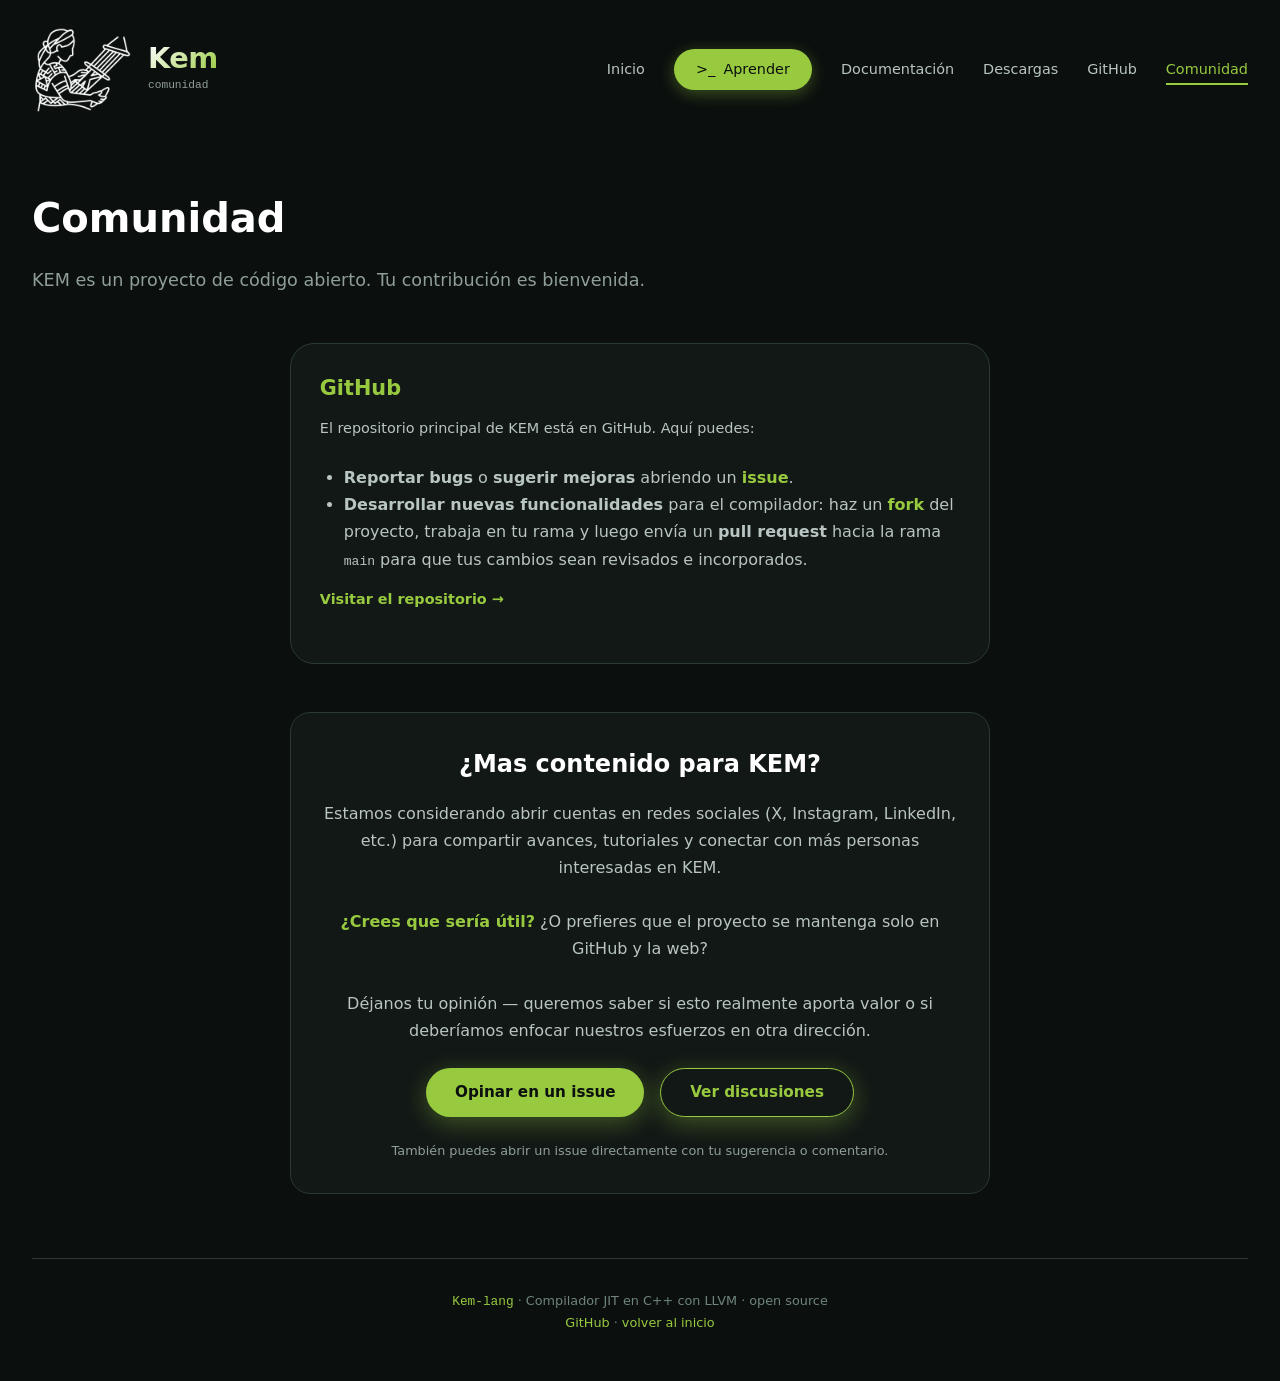
<file: docs/comunidad.html>
<!DOCTYPE html>
<html lang="es">
<head>
  <meta charset="UTF-8">
  <meta name="viewport" content="width=device-width, initial-scale=1.0">
  <title>Comunidad · KEM</title>
  <link rel="stylesheet" href="styles.css">
</head>
<body>
<div class="container">

  <!-- ===== NAVBAR ===== -->
  <nav class="navbar">
    <a href="index.html" class="logo-area">
      <img class="logo-img" src="logo.png" alt="Kem">
      <div><div class="brand-text">Kem</div><div class="brand-sub">comunidad</div></div>
    </a>
    <button class="menu-toggle" onclick="toggleMenu()">☰</button>
    <div class="nav-links" id="navLinks">
      <a href="index.html">Inicio</a>
      <a href="aprender.html" class="nav-btn-editor"><span>>_</span> Aprender</a>
      <a href="docs.html">Documentación</a>
      <a href="descargas.html">Descargas</a>
      <a href="https://github.com/vyordan/kem" target="_blank">GitHub</a>
      <a href="comunidad.html" class="active">Comunidad</a>
    </div>
  </nav>

  <!-- ===== CONTENIDO ===== -->
  <section class="page-section">
    <h1 class="page-title">Comunidad</h1>
    <p class="page-subtitle">KEM es un proyecto de código abierto. Tu contribución es bienvenida.</p>

    <div class="cards-grid">
      <!-- Tarjeta principal: GitHub -->
      <div class="card" style="grid-column: 1 / -1; max-width: 700px; margin: 0 auto;">
        <h3>GitHub</h3>
        <p>
          El repositorio principal de KEM está en GitHub. Aquí puedes:
        </p>
        <ul style="color: var(--color-text-secondary); margin: 1rem 0; padding-left: 1.5rem; line-height: 1.7;">
          <li><strong>Reportar bugs</strong> o <strong>sugerir mejoras</strong> abriendo un <a href="https://github.com/vyordan/kem/issues" target="_blank" style="color: var(--color-accent);">issue</a>.</li>
          <li><strong>Desarrollar nuevas funcionalidades</strong> para el compilador: haz un <a href="https://github.com/vyordan/kem/fork" target="_blank" style="color: var(--color-accent);">fork</a> del proyecto, trabaja en tu rama y luego envía un <strong>pull request</strong> hacia la rama <code>main</code> para que tus cambios sean revisados e incorporados.</li>
        </ul>
        <p style="margin-top: 1rem;">
          <a href="https://github.com/vyordan/kem" target="_blank" style="color: var(--color-accent); font-weight: 600;">Visitar el repositorio →</a>
        </p>
      </div>
    </div>

    <!-- ===== SECCIÓN DE ENCUESTA / OPINIÓN ===== -->
    <div style="max-width: 700px; margin: 3rem auto 0; background: var(--color-bg-card); border: 1px solid var(--color-border); border-radius: var(--radius-md); padding: 2rem; text-align: center;">
      <h2 style="color: #fff; font-size: 1.5rem; margin-bottom: 1rem;">¿Mas contenido para KEM?</h2>
      <p style="color: var(--color-text-secondary); line-height: 1.7; margin-bottom: 1.5rem;">
        Estamos considerando abrir cuentas en redes sociales (X, Instagram, LinkedIn, etc.) para compartir avances, tutoriales y conectar con más personas interesadas en KEM.
        <br><br>
        <strong style="color: var(--color-accent);">¿Crees que sería útil?</strong> ¿O prefieres que el proyecto se mantenga solo en GitHub y la web?
        <br><br>
        Déjanos tu opinión — queremos saber si esto realmente aporta valor o si deberíamos enfocar nuestros esfuerzos en otra dirección.
      </p>
      <div style="display: flex; gap: 1rem; justify-content: center; flex-wrap: wrap;">
        <a href="https://github.com/vyordan/kem/issues/new" target="_blank" class="btn-hero" style="background: var(--color-accent); color: var(--color-bg-deep); padding: 0.7rem 1.8rem; border-radius: 60px; text-decoration: none; font-weight: 600; font-size: 0.95rem;">
          Opinar en un issue
        </a>
        <a href="https://github.com/vyordan/kem/discussions" target="_blank" class="btn-hero" style="background: transparent; border: 1px solid var(--color-accent); color: var(--color-accent); padding: 0.7rem 1.8rem; border-radius: 60px; text-decoration: none; font-weight: 600; font-size: 0.95rem;">
          Ver discusiones
        </a>
      </div>
      <p style="color: var(--color-text-muted); font-size: 0.8rem; margin-top: 1.5rem;">
        También puedes abrir un issue directamente con tu sugerencia o comentario.
      </p>
    </div>

  </section>

  <!-- ===== FOOTER ===== -->
  <footer class="footer">
    <p><code>Kem-lang</code> · Compilador JIT en C++ con LLVM · open source</p>
    <p>
      <a href="https://github.com/vyordan/kem" target="_blank">GitHub</a> ·
      <a href="index.html">volver al inicio</a>
    </p>
  </footer>

</div>
<script src="script.js"></script>
</body>
</html>
</file>
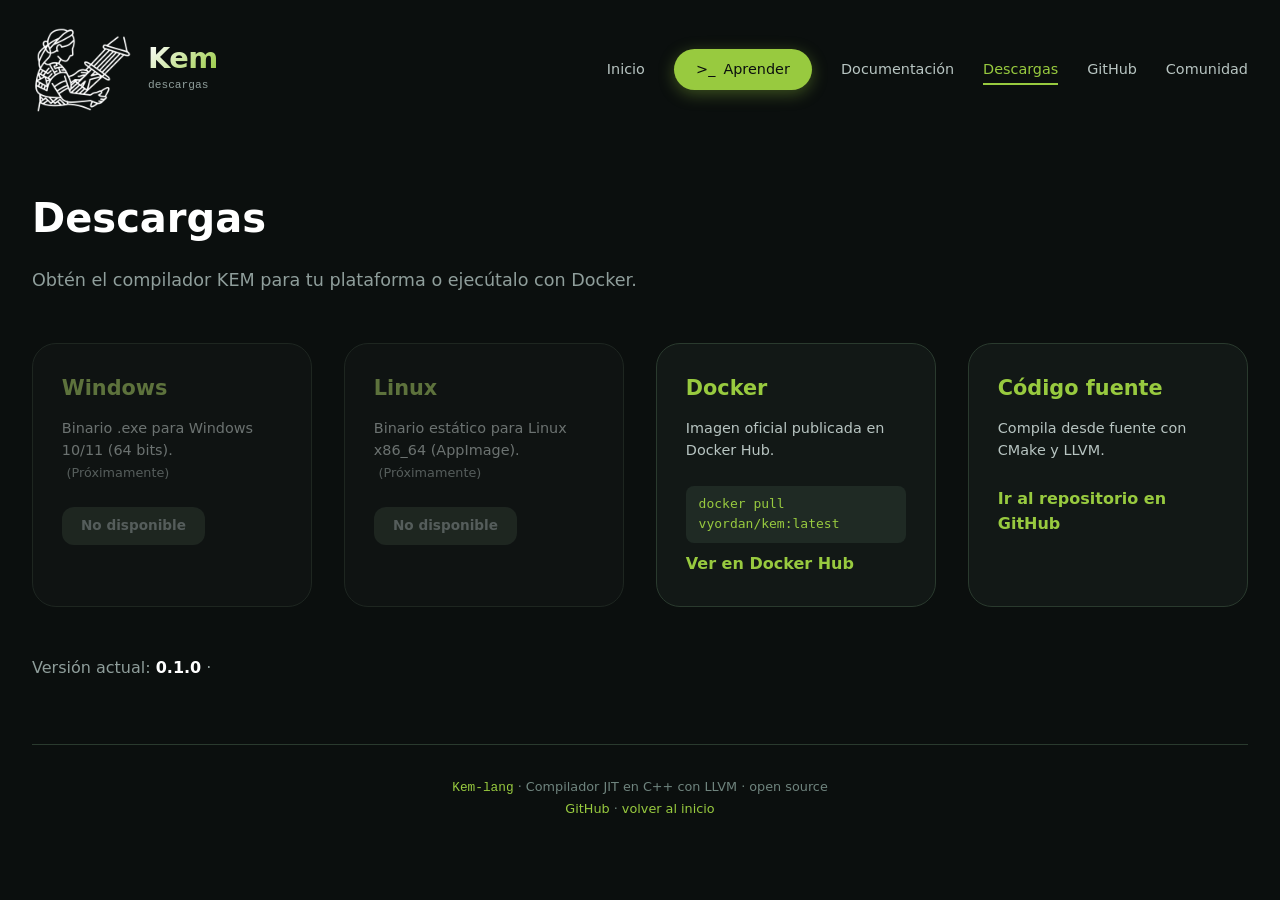
<file: docs/descargas.html>
<!DOCTYPE html>
<html lang="es">
<head>
  <meta charset="UTF-8">
  <meta name="viewport" content="width=device-width, initial-scale=1.0">
  <title>Descargas · KEM</title>
  <link rel="stylesheet" href="styles.css">
  <style>
    /* Estilo para elementos deshabilitados */
    .card-disabled {
      opacity: 0.55;
      filter: grayscale(0.3);
    }
    .card-disabled .btn-disabled {
      display: inline-block;
      padding: 0.5rem 1.2rem;
      background: var(--color-border);
      border-radius: var(--radius-sm);
      color: var(--color-text-muted);
      font-weight: 600;
      cursor: not-allowed;
      font-size: 0.85rem;
      border: none;
    }
    .badge-coming {
      color: var(--color-text-muted);
      font-size: 0.8rem;
      font-weight: 400;
      margin-left: 0.3rem;
    }
  </style>
</head>
<body>
<div class="container">

  <!-- ===== NAVBAR ===== -->
  <nav class="navbar">
    <a href="index.html" class="logo-area">
      <img class="logo-img" src="logo.png" alt="Kem">
      <div>
        <div class="brand-text">Kem</div>
        <div class="brand-sub">descargas</div>
      </div>
    </a>
    <button class="menu-toggle" onclick="toggleMenu()">☰</button>
    <div class="nav-links" id="navLinks">
      <a href="index.html">Inicio</a>
      <a href="aprender.html" class="nav-btn-editor"><span>>_</span> Aprender</a>
      <a href="docs.html">Documentación</a>
      <a href="descargas.html" class="active">Descargas</a>
      <a href="https://github.com/vyordan/kem" target="_blank">GitHub</a>
      <a href="comunidad.html">Comunidad</a>
    </div>
  </nav>

  <!-- ===== CONTENIDO ===== -->
  <section class="page-section">
    <h1 class="page-title">Descargas</h1>
    <p class="page-subtitle">Obtén el compilador KEM para tu plataforma o ejecútalo con Docker.</p>

    <div class="cards-grid">

      <!-- Windows (deshabilitado) -->
      <div class="card card-disabled">
        <h3>Windows</h3>
        <p>
          Binario .exe para Windows 10/11 (64 bits).
          <span class="badge-coming">(Próximamente)</span>
        </p>
        <span class="btn-disabled">No disponible</span>
      </div>

      <!-- Linux (deshabilitado) -->
      <div class="card card-disabled">
        <h3>Linux</h3>
        <p>
          Binario estático para Linux x86_64 (AppImage).
          <span class="badge-coming">(Próximamente)</span>
        </p>
        <span class="btn-disabled">No disponible</span>
      </div>

      <!-- Docker (habilitado) -->
      <div class="card">
        <h3>Docker</h3>
        <p>Imagen oficial publicada en Docker Hub.</p>
        <code style="display:block; margin:0.5rem 0; background: var(--color-code-bg); padding: 0.5rem 0.8rem; border-radius: 8px; color: var(--color-accent);">
          docker pull vyordan/kem:latest
        </code>
        <a href="https://hub.docker.com/r/vyordan/kem" target="_blank">Ver en Docker Hub</a>
      </div>

      <!-- Código fuente (habilitado) -->
      <div class="card">
        <h3>Código fuente</h3>
        <p>Compila desde fuente con CMake y LLVM.</p>
        <a href="https://github.com/vyordan/kem" target="_blank">Ir al repositorio en GitHub</a>
      </div>

    </div>

    <p style="color:var(--color-text-muted); margin-top:2rem;">
      Versión actual: <strong style="color:#fff;">0.1.0</strong> ·
    </p>
  </section>

  <!-- ===== FOOTER ===== -->
  <footer class="footer">
    <p><code>Kem-lang</code> · Compilador JIT en C++ con LLVM · open source</p>
    <p>
      <a href="https://github.com/vyordan/kem" target="_blank">GitHub</a> ·
      <a href="index.html">volver al inicio</a>
    </p>
  </footer>

</div>
<script src="script.js"></script>
</body>
</html>
</file>
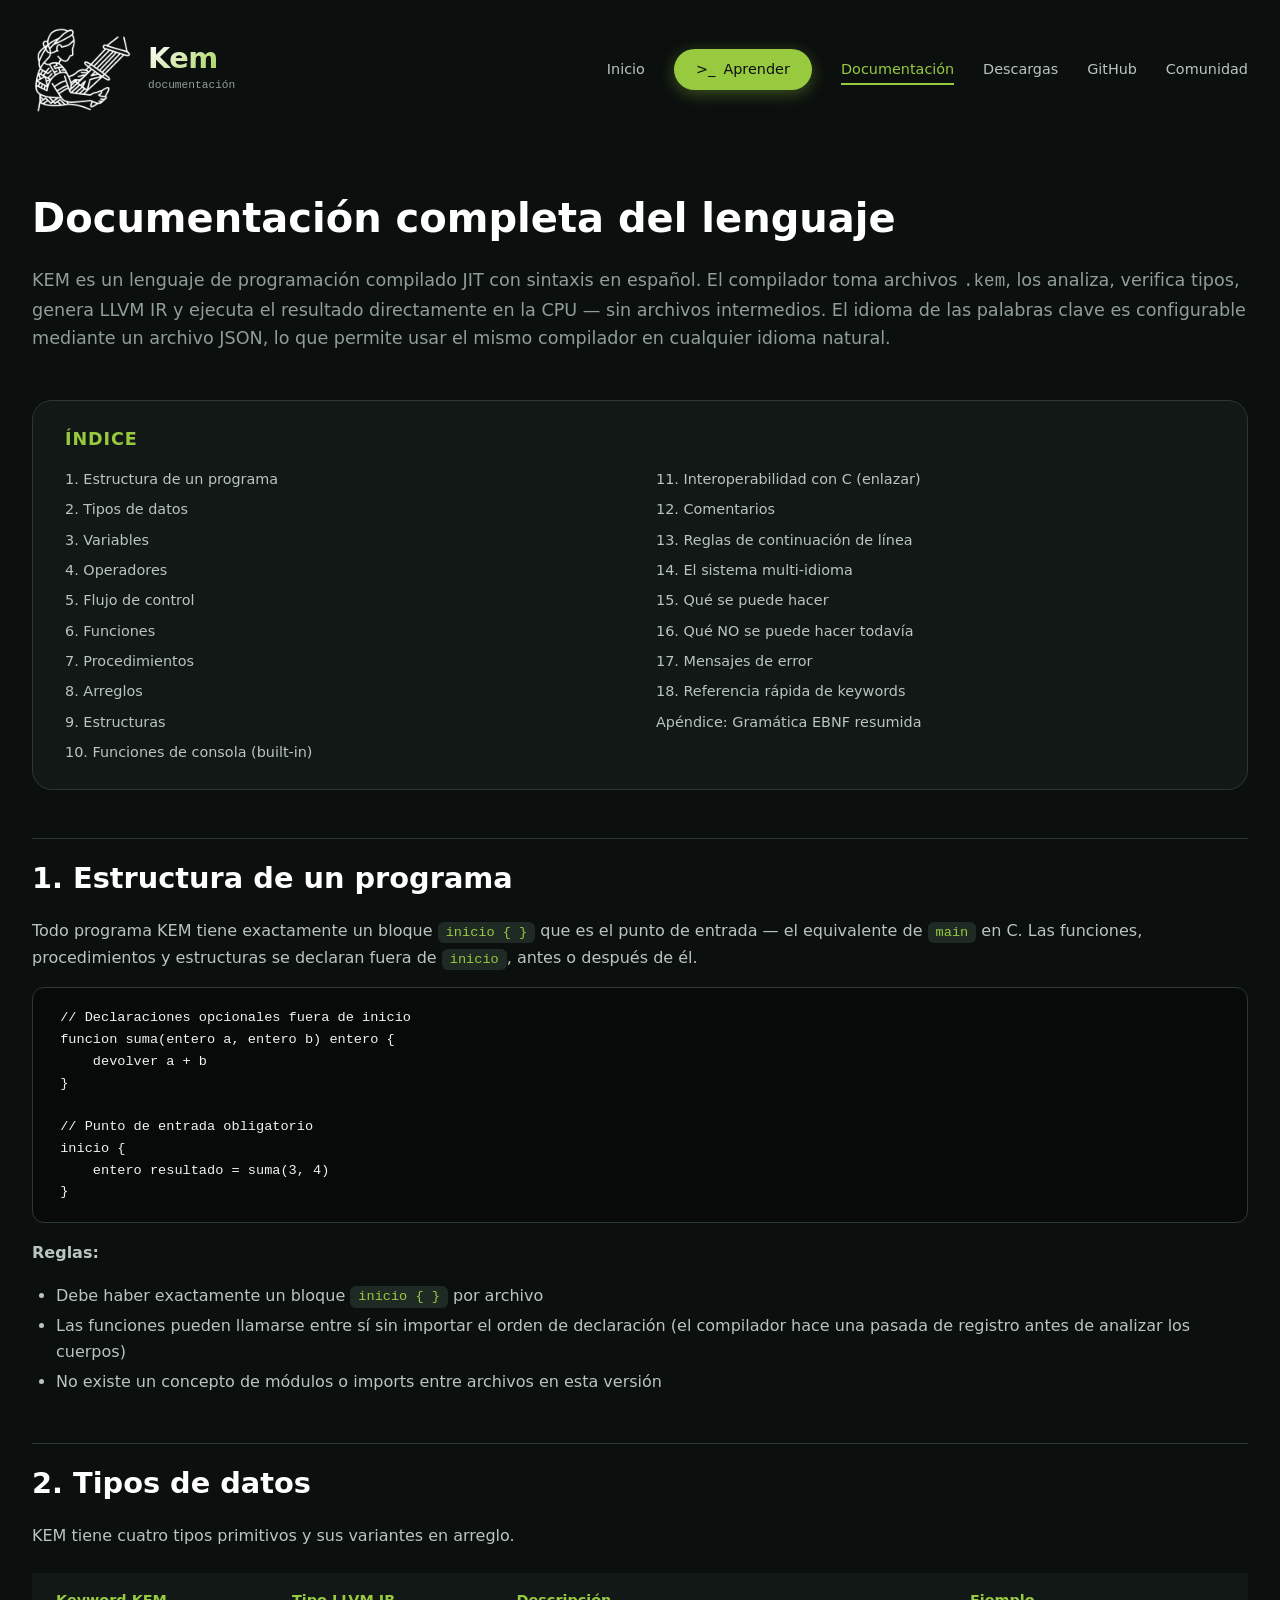
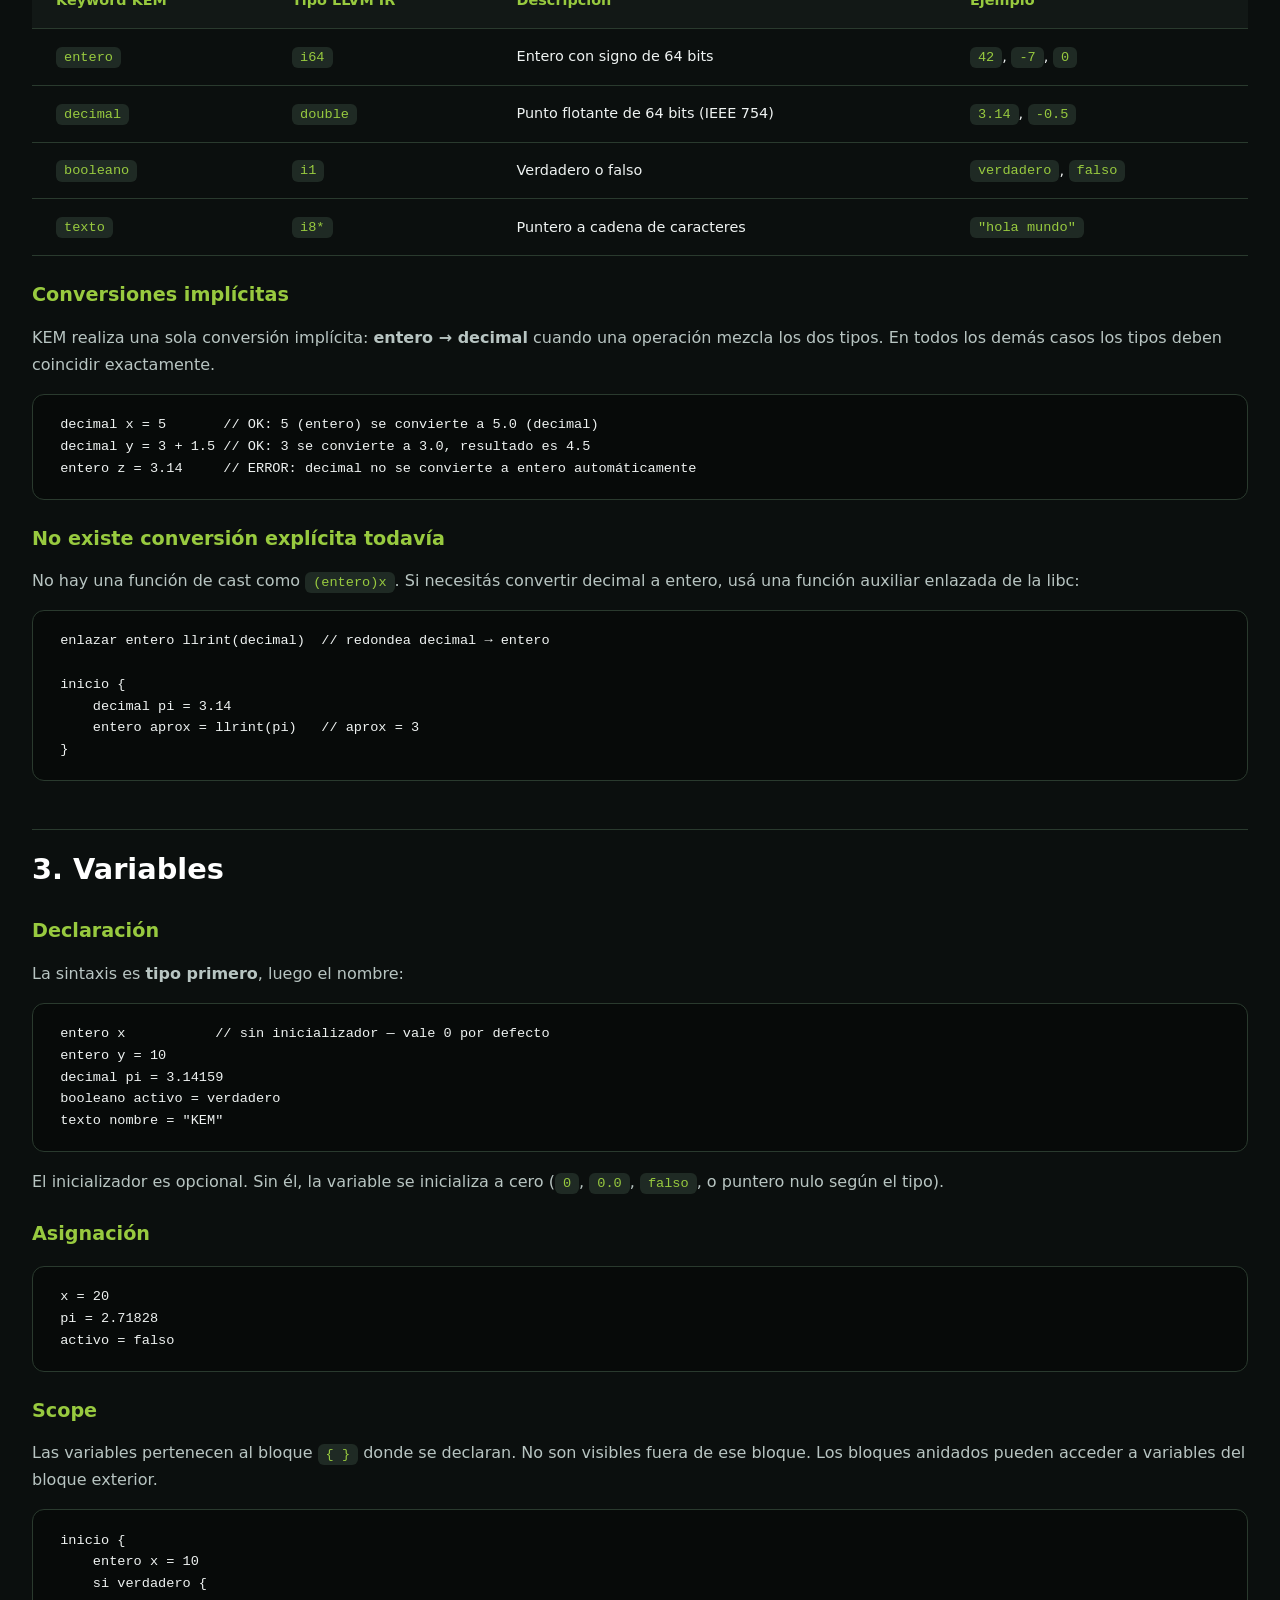
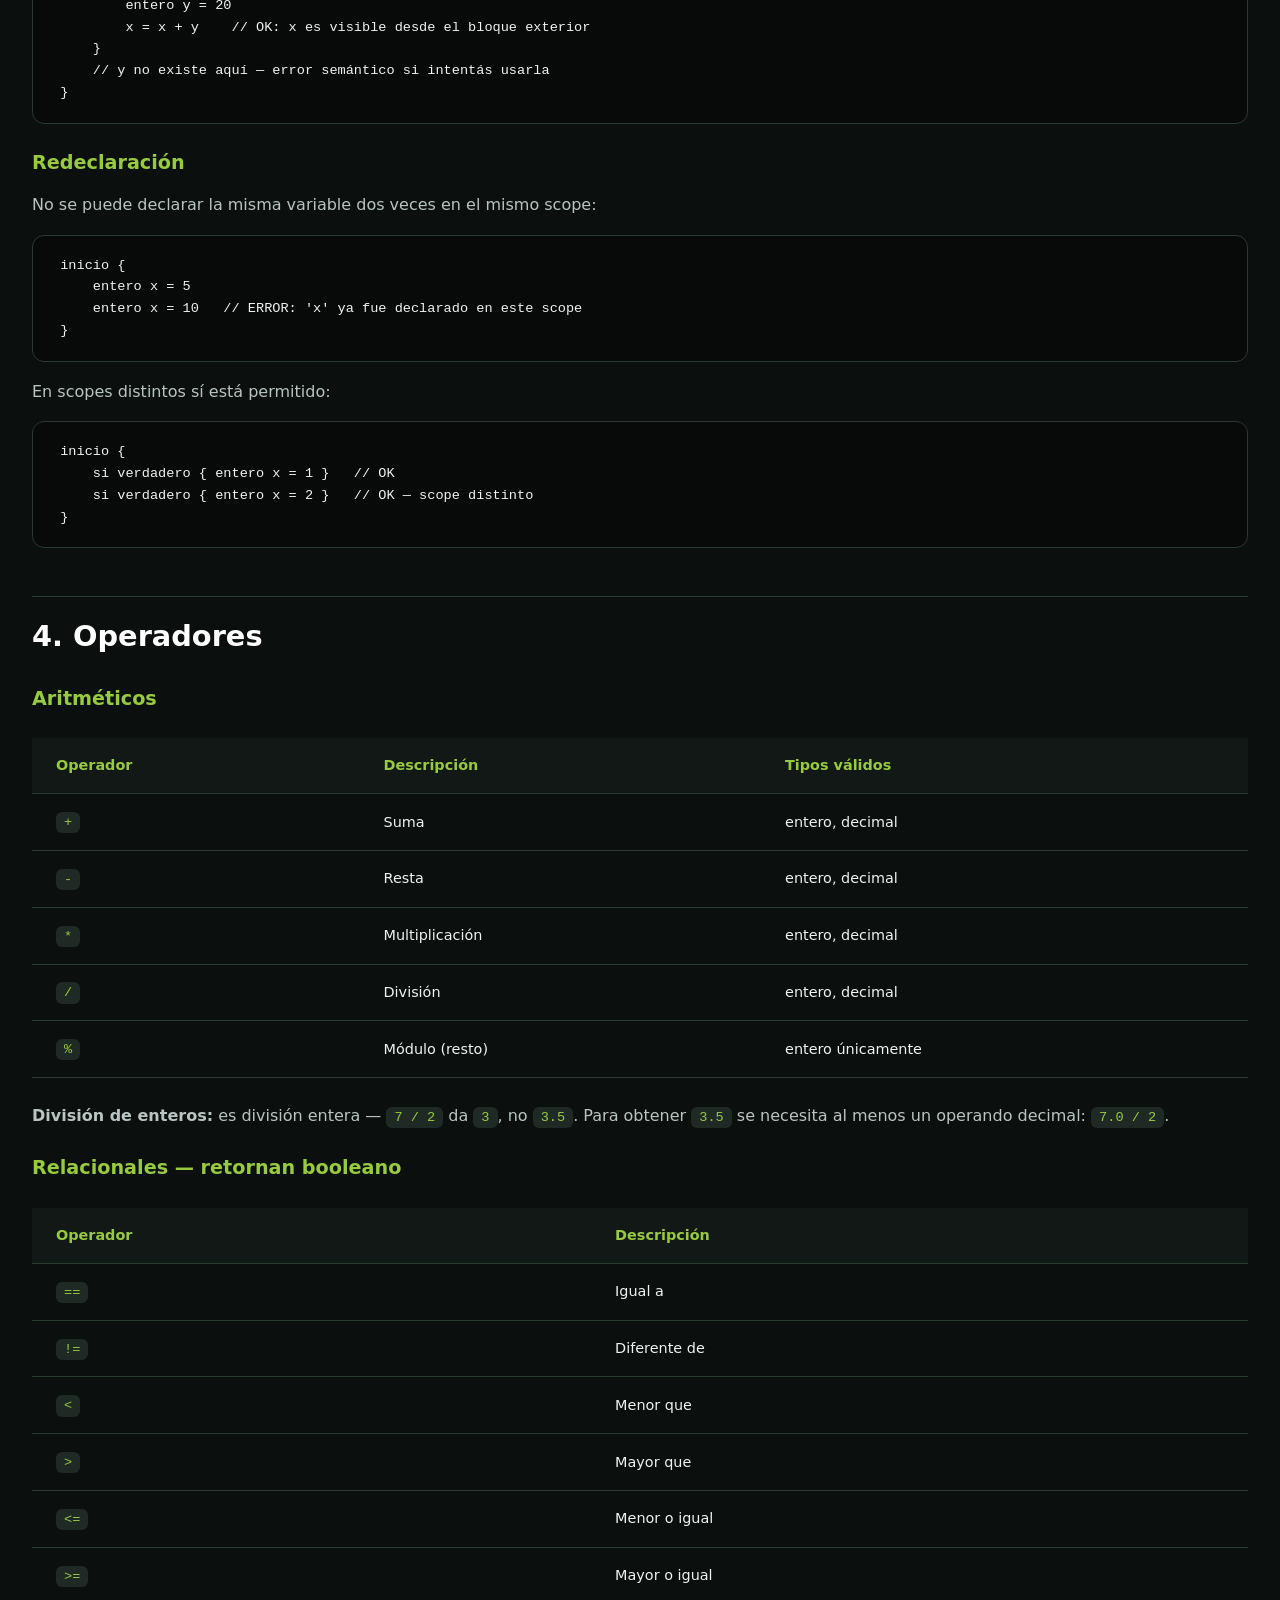
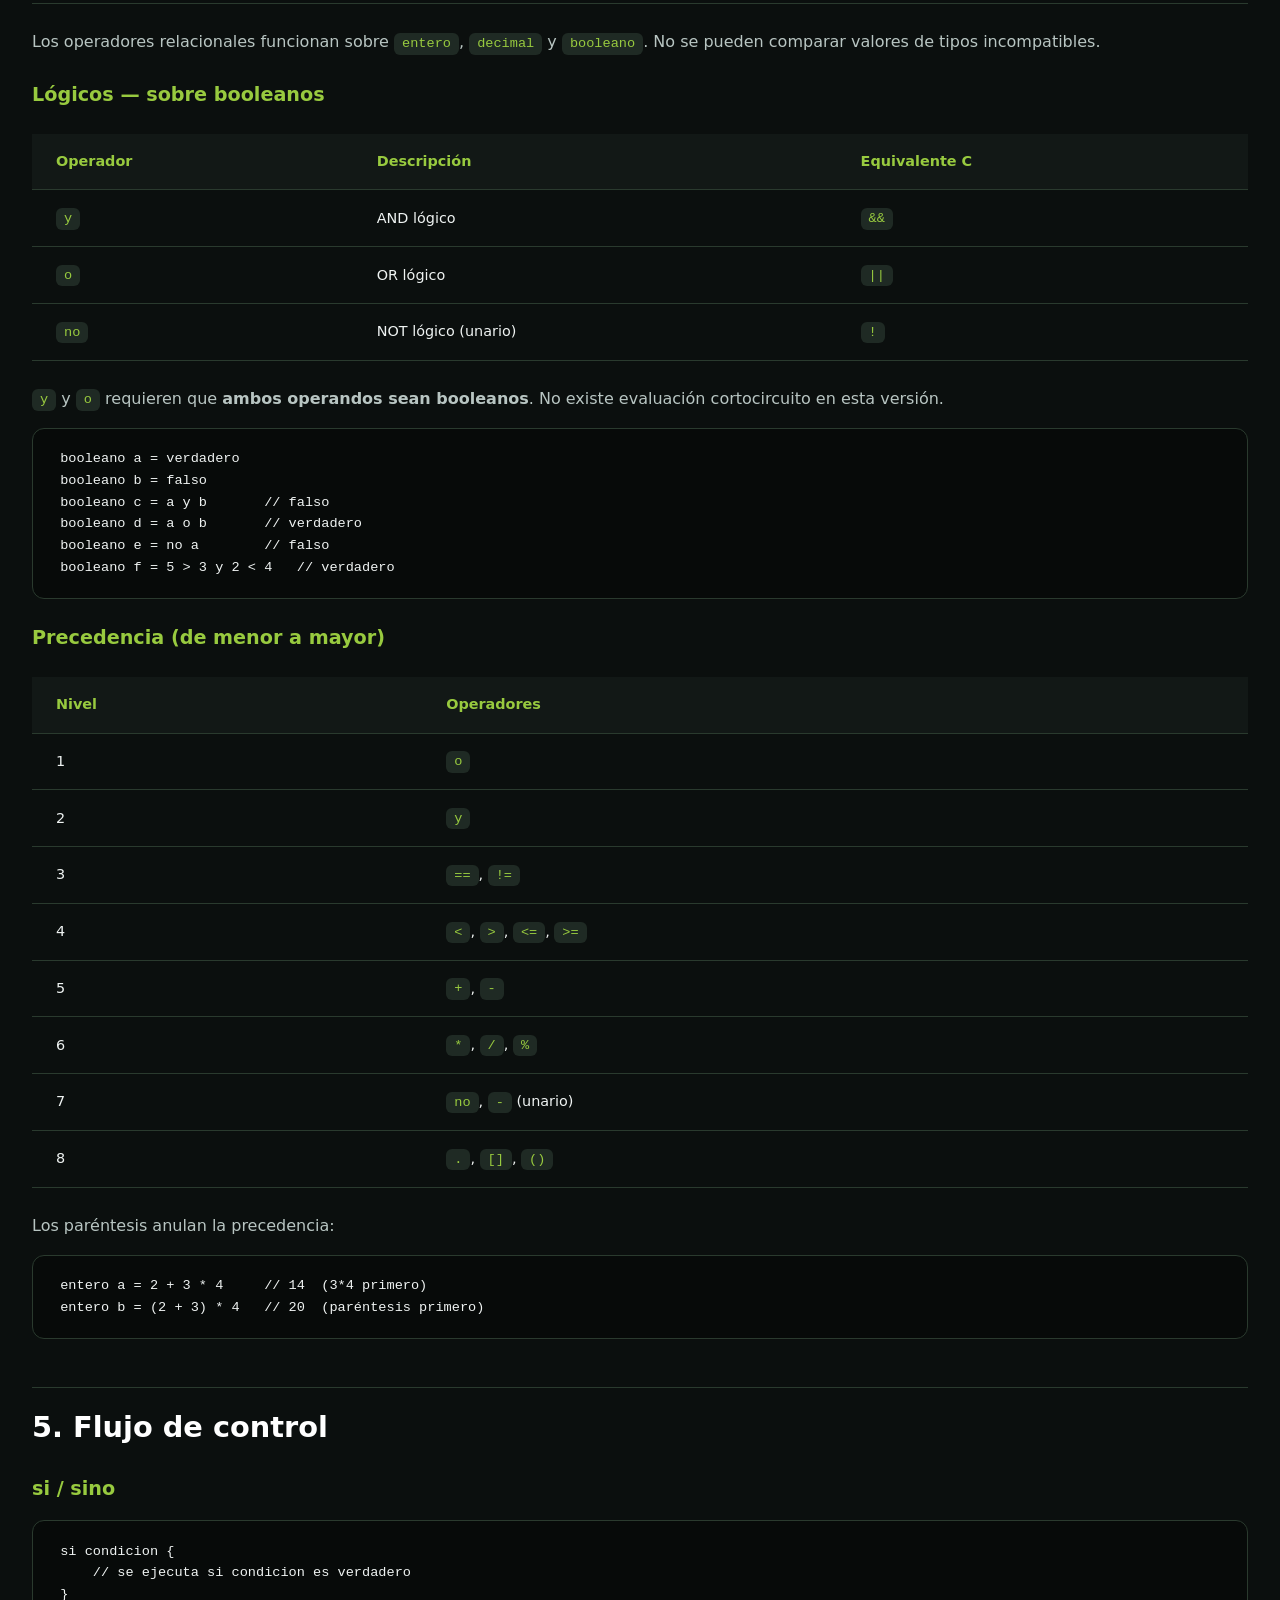
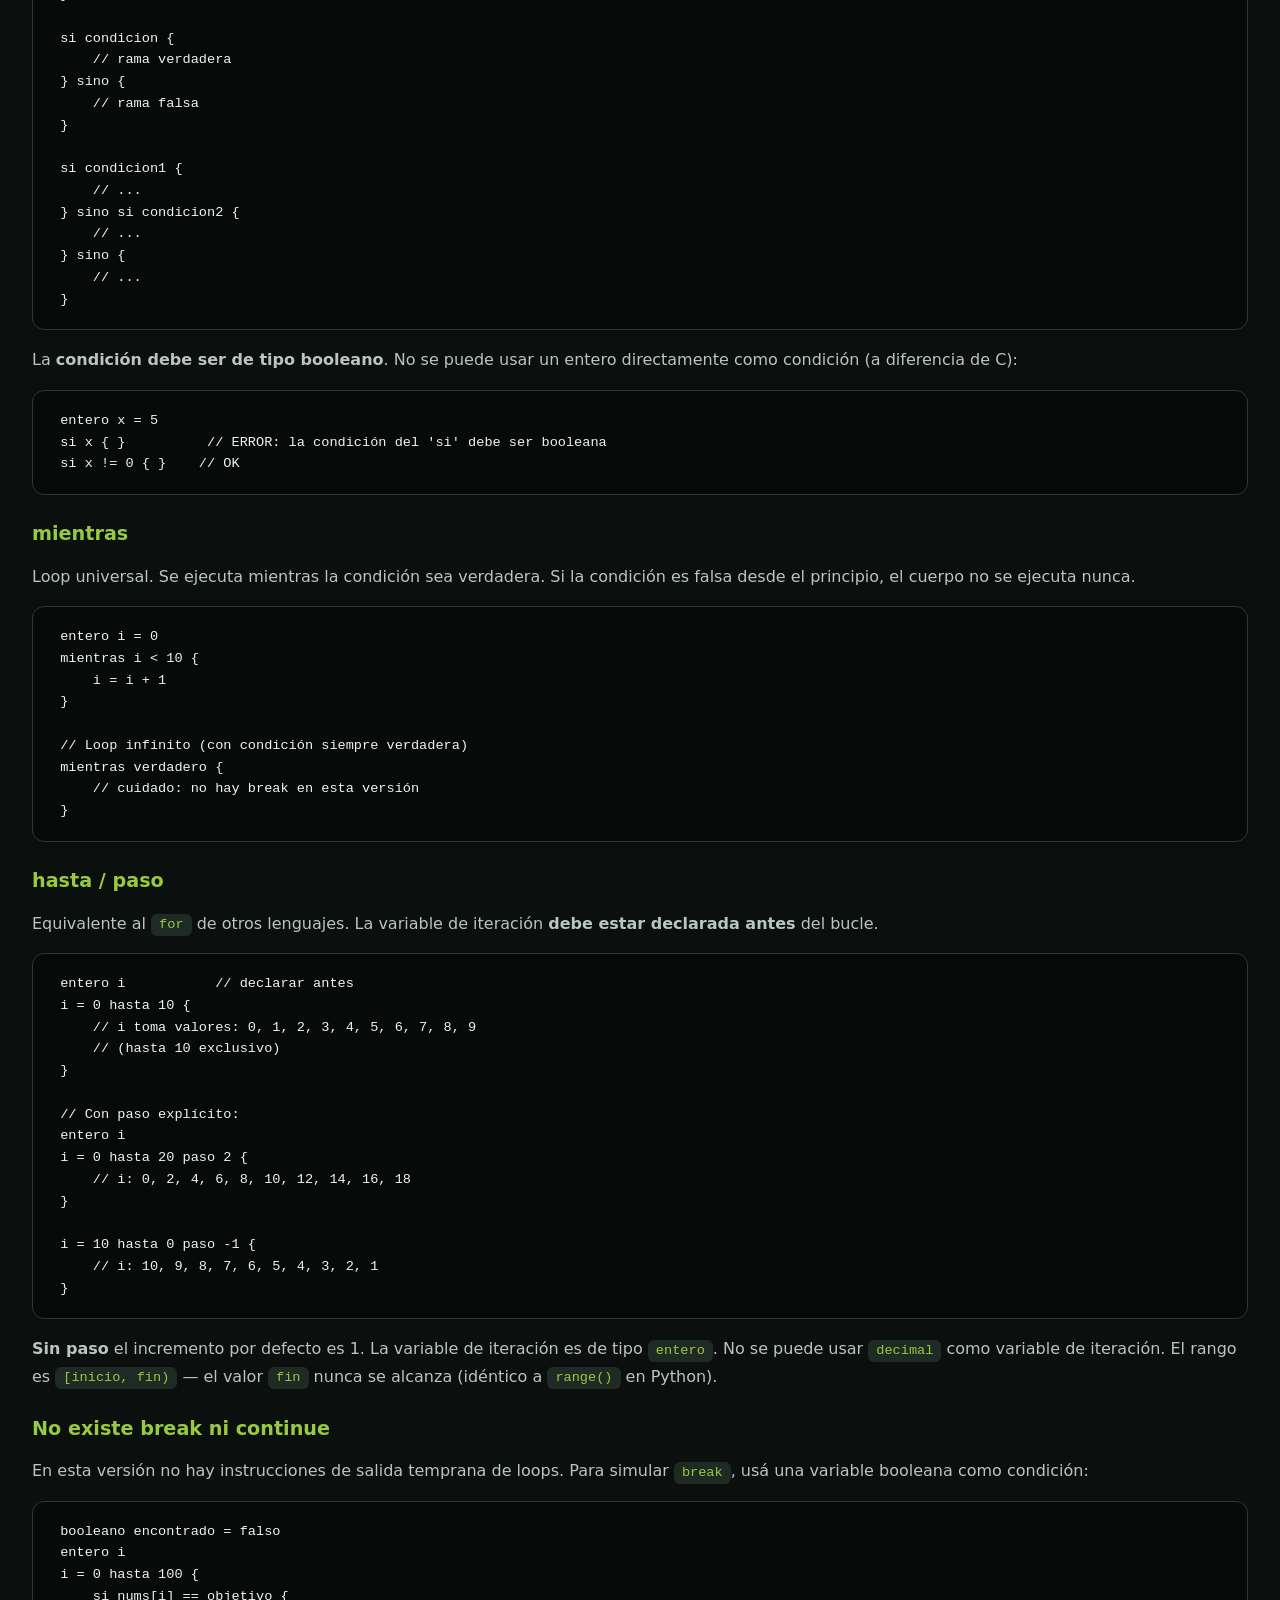
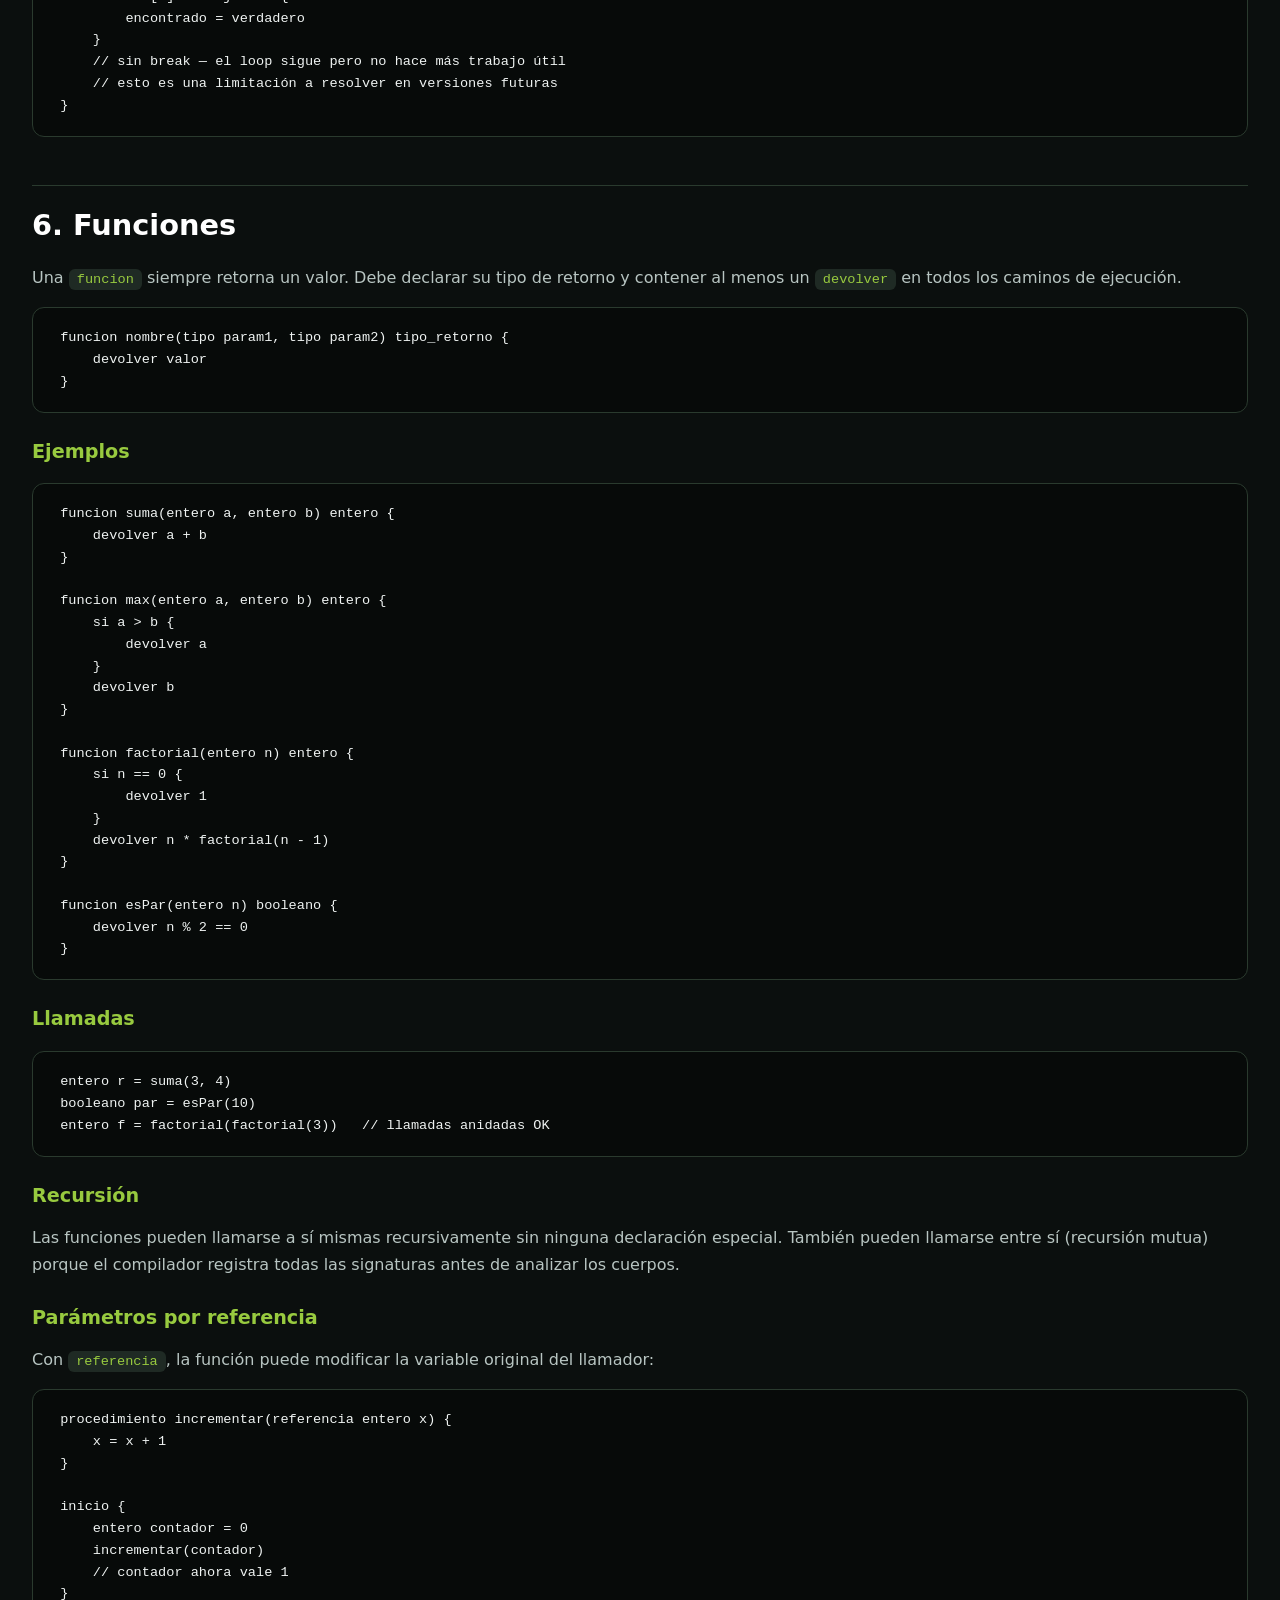
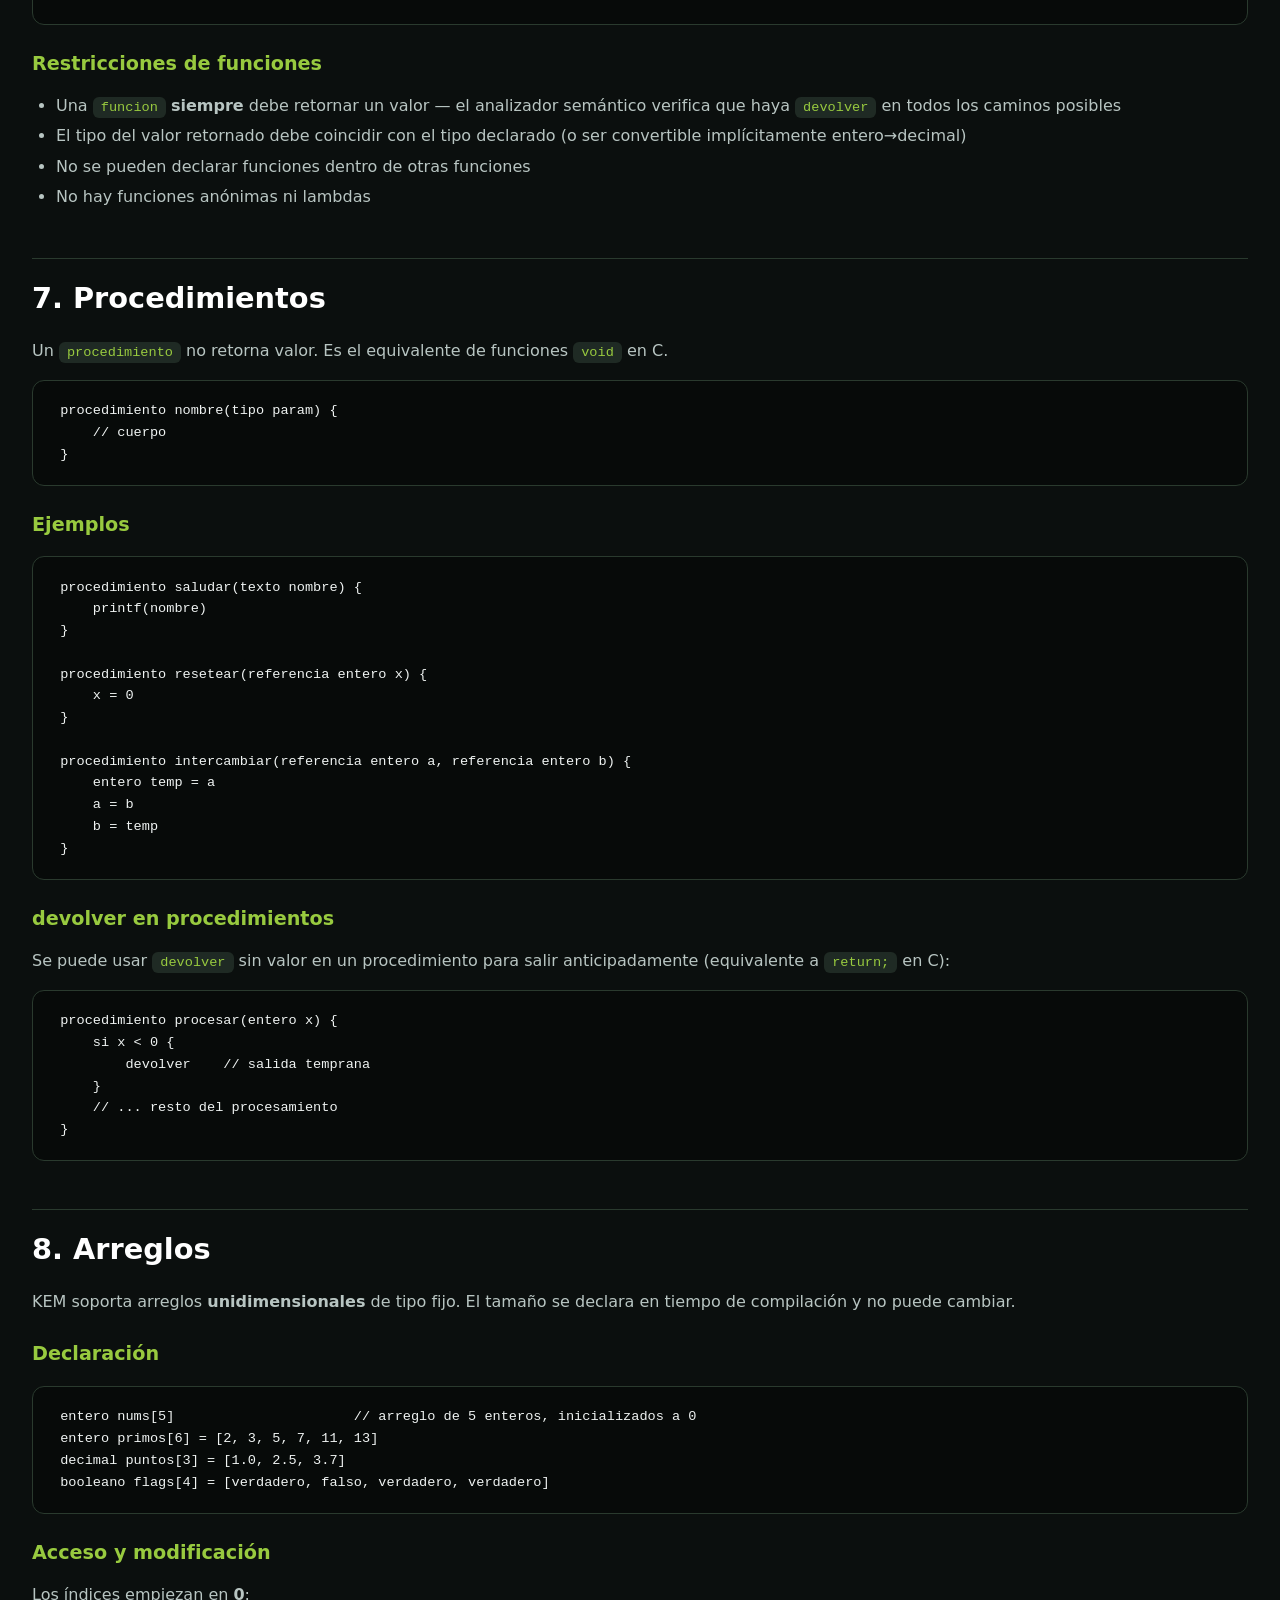
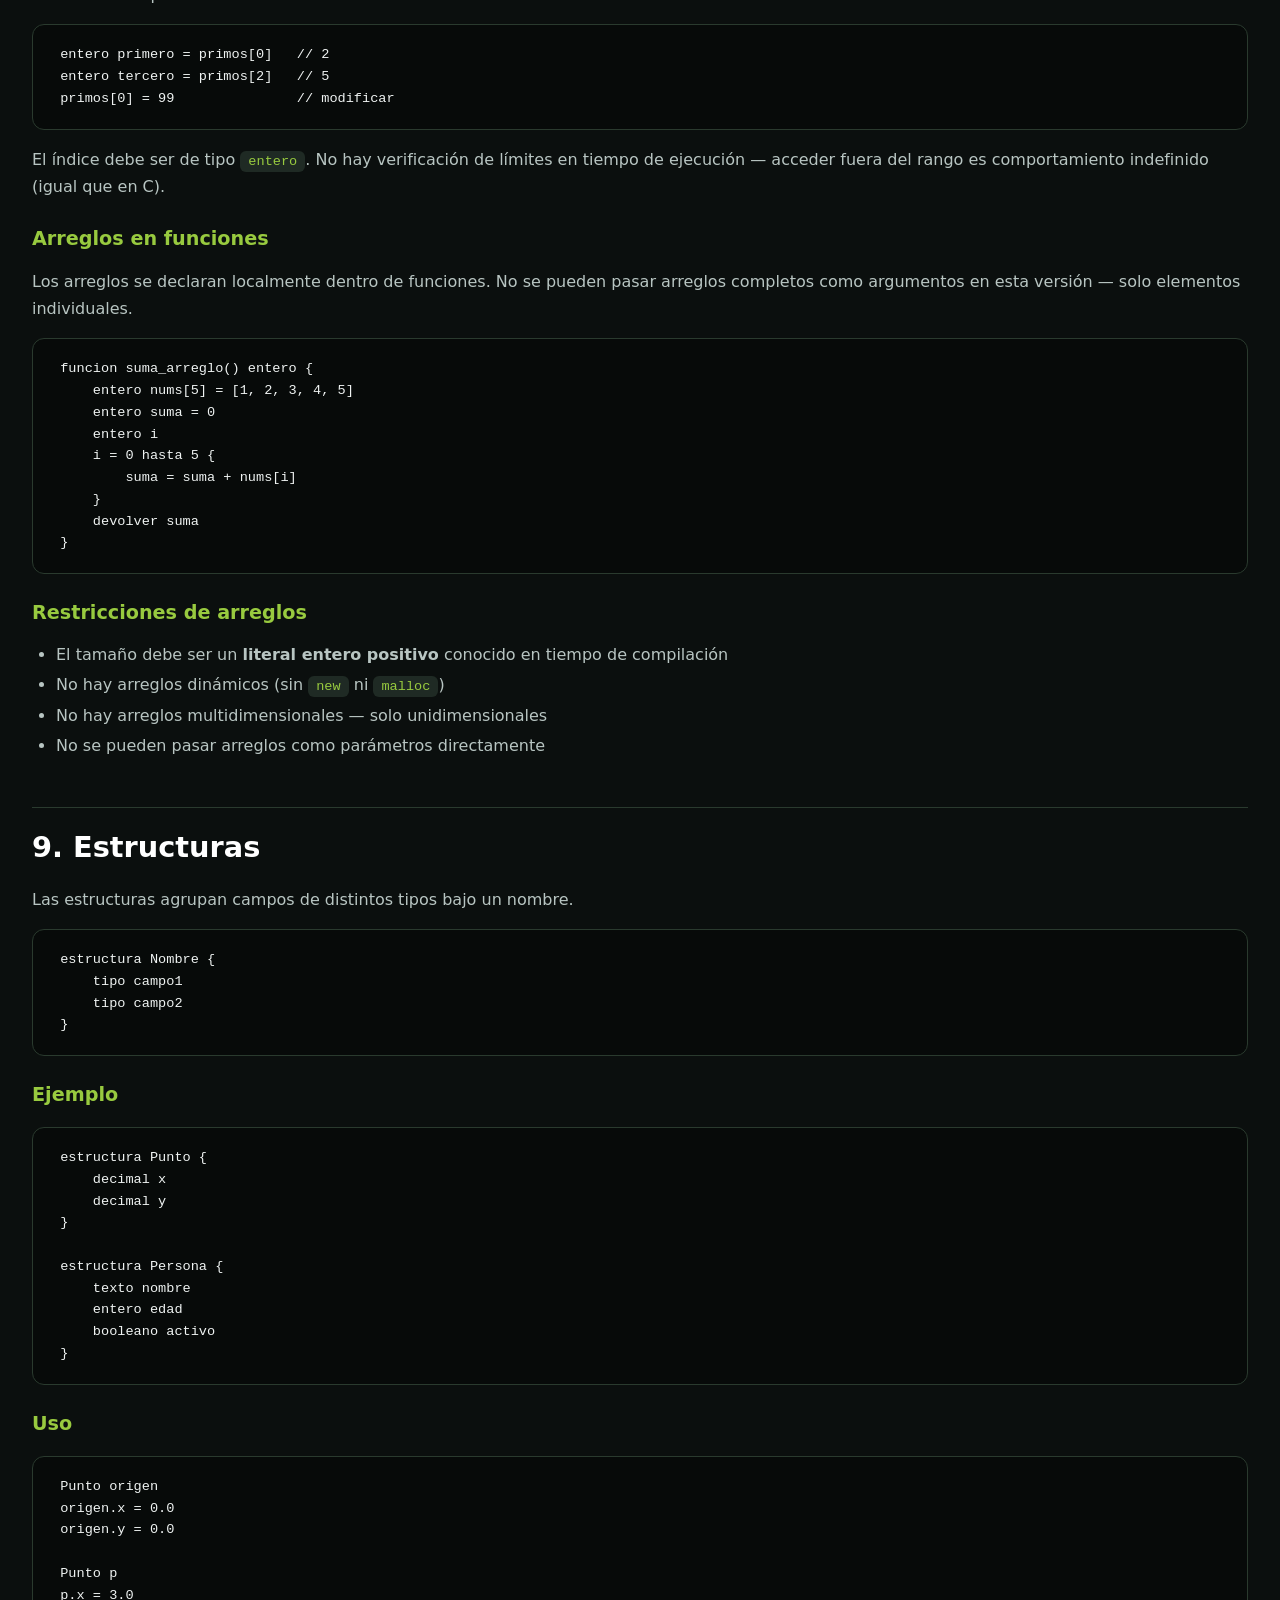
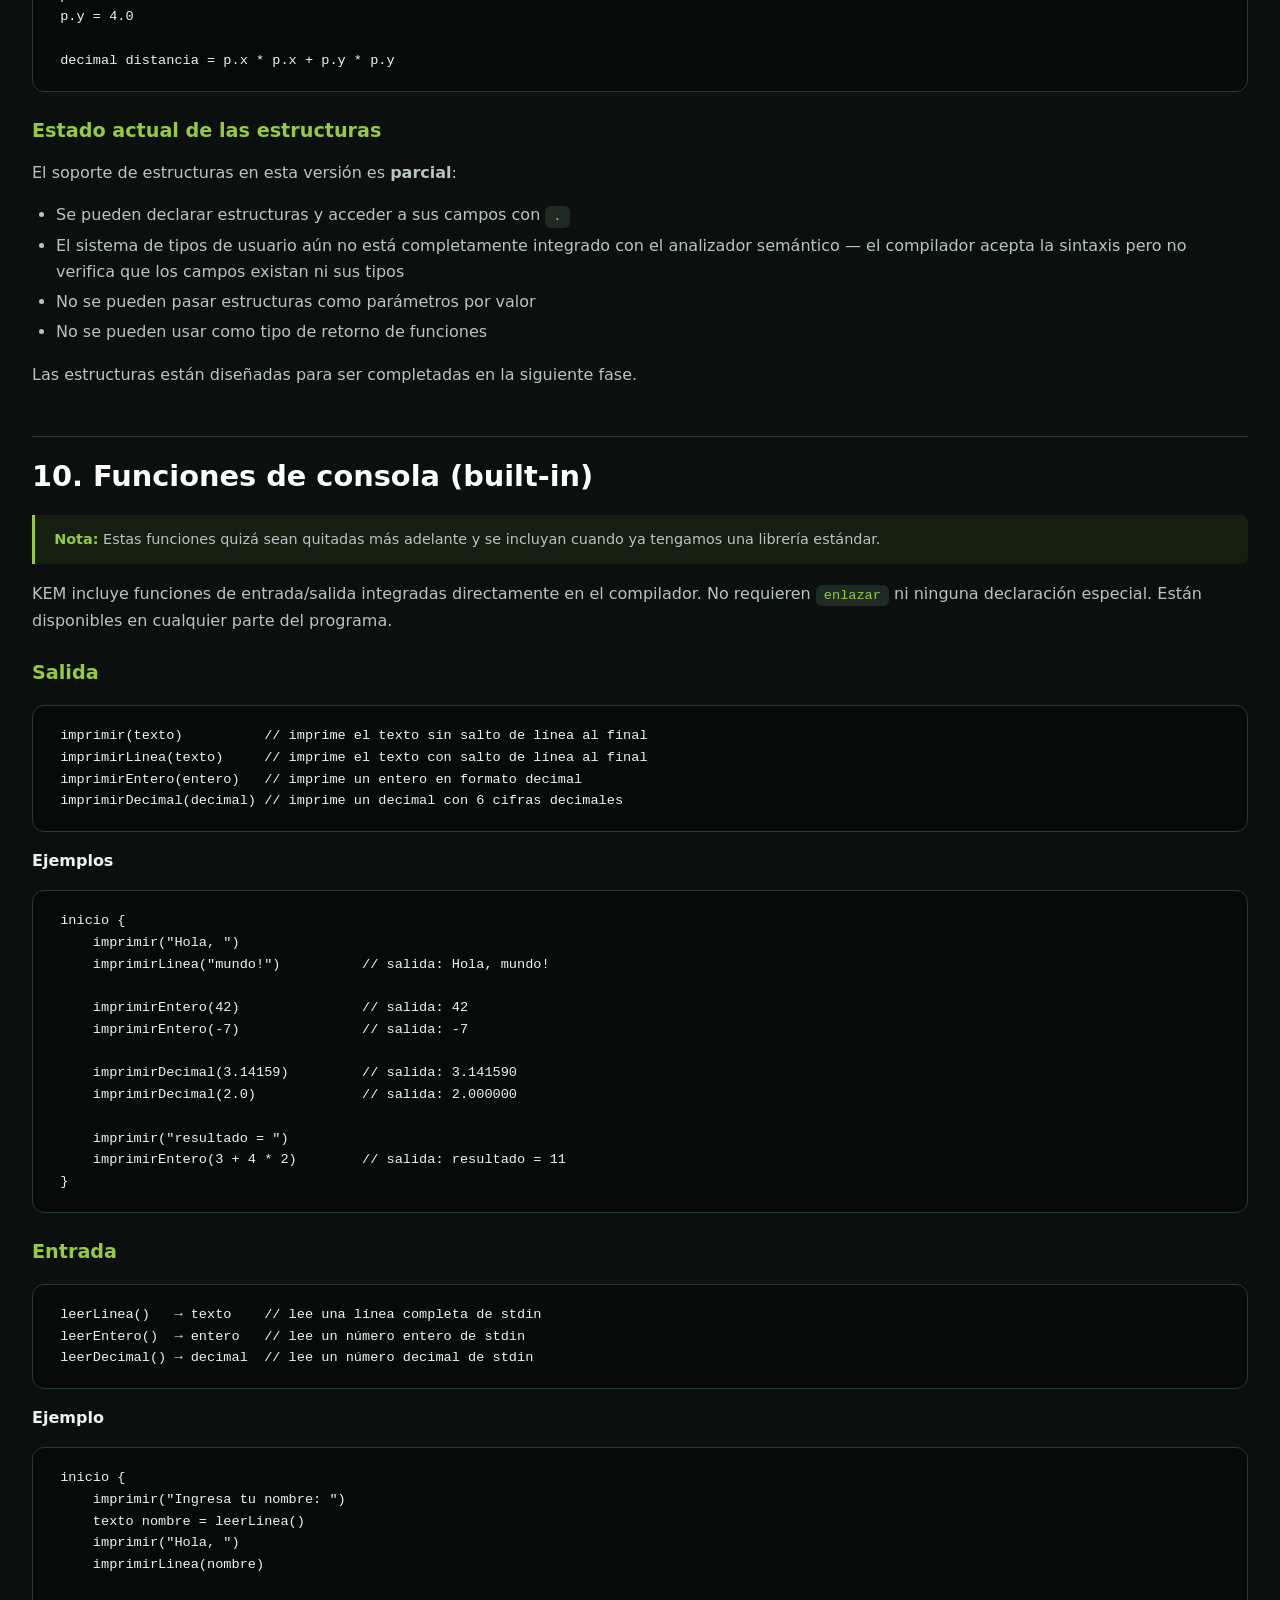
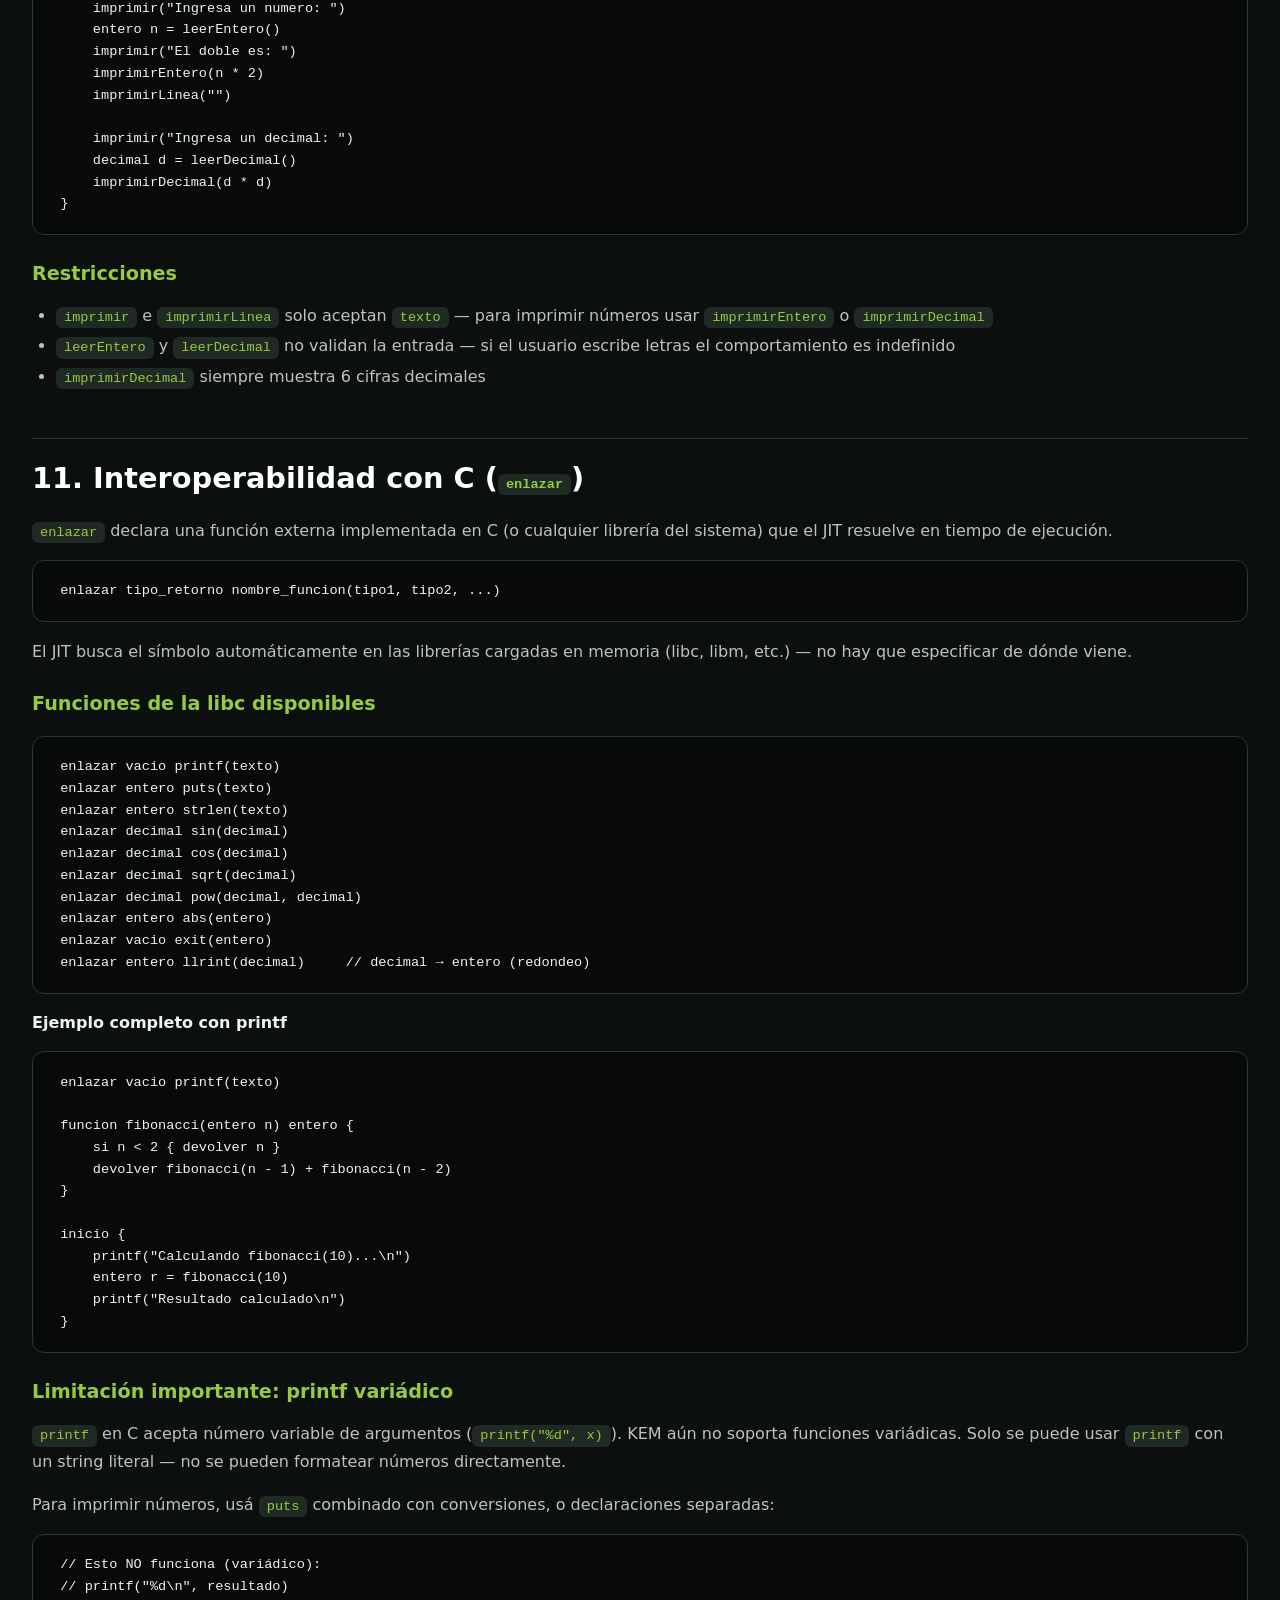
<file: docs/docs.html>
<!DOCTYPE html>
<html lang="es">
<head>
  <meta charset="UTF-8">
  <meta name="viewport" content="width=device-width, initial-scale=1.0">
  <title>Documentación · KEM</title>
  <link rel="stylesheet" href="styles.css">
  <style>
    /* Estilos adicionales para la documentación larga */
    .doc-toc {
      background: var(--color-bg-card);
      border: 1px solid var(--color-border);
      border-radius: var(--radius-md);
      padding: 1.5rem 2rem;
      margin: 2rem 0 3rem;
    }
    .doc-toc h2 {
      color: var(--color-accent);
      font-size: 1.1rem;
      margin-bottom: 0.8rem;
      text-transform: uppercase;
      letter-spacing: 0.05em;
    }
    .doc-toc ul {
      columns: 2 250px;
      column-gap: 2rem;
      list-style: none;
      padding: 0;
      margin: 0;
    }
    .doc-toc ul li {
      margin-bottom: 0.3rem;
      break-inside: avoid;
    }
    .doc-toc ul li a {
      color: var(--color-text-secondary);
      text-decoration: none;
      font-size: 0.9rem;
      transition: color var(--transition-fast);
    }
    .doc-toc ul li a:hover {
      color: var(--color-accent);
    }
    .doc-section {
      scroll-margin-top: 80px;
      margin-top: 3rem;
      padding-top: 1rem;
      border-top: 1px solid var(--color-border);
    }
    .doc-section:first-of-type {
      border-top: none;
      margin-top: 0;
    }
    .doc-section h2 {
      color: #fff;
      font-size: 1.8rem;
      margin-bottom: 1rem;
    }
    .doc-section h3 {
      color: var(--color-accent);
      font-size: 1.2rem;
      margin: 1.5rem 0 0.8rem;
    }
    .doc-section h4 {
      color: var(--color-text-primary);
      font-size: 1rem;
      margin: 1rem 0 0.5rem;
    }
    .doc-section p {
      color: var(--color-text-secondary);
      line-height: 1.7;
      margin-bottom: 1rem;
    }
    .doc-section ul, .doc-section ol {
      color: var(--color-text-secondary);
      padding-left: 1.5rem;
      margin-bottom: 1rem;
    }
    .doc-section li {
      margin-bottom: 0.3rem;
    }
    .doc-section code {
      background: var(--color-code-bg);
      padding: 0.2rem 0.5rem;
      border-radius: 6px;
      font-size: 0.85rem;
      color: var(--color-accent);
    }
    .doc-section .code-example {
      margin: 1rem 0;
    }
    .doc-section .code-example pre code {
      background: transparent;
      color: var(--color-text-primary);
    }
    .doc-section .data-table {
      margin: 1.5rem 0;
    }
    .doc-note {
      background: rgba(152,202,63,0.08);
      border-left: 3px solid var(--color-accent);
      padding: 0.8rem 1.2rem;
      border-radius: 0 8px 8px 0;
      color: var(--color-text-secondary);
      font-size: 0.9rem;
      margin: 1rem 0;
    }
    .doc-note strong {
      color: var(--color-accent);
    }
    @media (max-width: 600px) {
      .doc-toc ul {
        columns: 1;
      }
    }
  </style>
</head>
<body>
<div class="container">

  <!-- ===== NAVBAR ===== -->
  <nav class="navbar">
    <a href="index.html" class="logo-area">
      <img class="logo-img" src="logo.png" alt="Kem">
      <div><div class="brand-text">Kem</div><div class="brand-sub">documentación</div></div>
    </a>
    <button class="menu-toggle" onclick="toggleMenu()">☰</button>
    <div class="nav-links" id="navLinks">
      <a href="index.html">Inicio</a>
      <a href="aprender.html" class="nav-btn-editor"><span>>_</span> Aprender</a>
      <a href="docs.html" class="active">Documentación</a>
      <a href="descargas.html">Descargas</a>
      <a href="https://github.com/vyordan/kem" target="_blank">GitHub</a>
      <a href="comunidad.html">Comunidad</a>
    </div>
  </nav>

  <!-- ===== CONTENIDO PRINCIPAL ===== -->
  <section class="page-section">

    <h1 class="page-title">Documentación completa del lenguaje</h1>
    <p class="page-subtitle">
      KEM es un lenguaje de programación compilado JIT con sintaxis en español.
      El compilador toma archivos <code>.kem</code>, los analiza, verifica tipos, genera
      LLVM IR y ejecuta el resultado directamente en la CPU — sin archivos intermedios.
      El idioma de las palabras clave es configurable mediante un archivo JSON,
      lo que permite usar el mismo compilador en cualquier idioma natural.
    </p>

    <!-- ===== ÍNDICE ===== -->
    <div class="doc-toc">
      <h2>Índice</h2>
      <ul>
        <li><a href="#estructura">1. Estructura de un programa</a></li>
        <li><a href="#tipos">2. Tipos de datos</a></li>
        <li><a href="#variables">3. Variables</a></li>
        <li><a href="#operadores">4. Operadores</a></li>
        <li><a href="#control">5. Flujo de control</a></li>
        <li><a href="#funciones">6. Funciones</a></li>
        <li><a href="#procedimientos">7. Procedimientos</a></li>
        <li><a href="#arreglos">8. Arreglos</a></li>
        <li><a href="#estructuras">9. Estructuras</a></li>
        <li><a href="#builtins">10. Funciones de consola (built-in)</a></li>
        <li><a href="#enlazar">11. Interoperabilidad con C (enlazar)</a></li>
        <li><a href="#comentarios">12. Comentarios</a></li>
        <li><a href="#continuacion">13. Reglas de continuación de línea</a></li>
        <li><a href="#multiidioma">14. El sistema multi-idioma</a></li>
        <li><a href="#que-se-puede">15. Qué se puede hacer</a></li>
        <li><a href="#que-no">16. Qué NO se puede hacer todavía</a></li>
        <li><a href="#errores">17. Mensajes de error</a></li>
        <li><a href="#keywords">18. Referencia rápida de keywords</a></li>
        <li><a href="#ebnf">Apéndice: Gramática EBNF resumida</a></li>
      </ul>
    </div>

    <!-- ============================================================ -->
    <!-- 1. ESTRUCTURA -->
    <div id="estructura" class="doc-section">
      <h2>1. Estructura de un programa</h2>
      <p>Todo programa KEM tiene exactamente un bloque <code>inicio { }</code> que es el punto de entrada — el equivalente de <code>main</code> en C. Las funciones, procedimientos y estructuras se declaran fuera de <code>inicio</code>, antes o después de él.</p>
      <div class="code-example">
        <pre><code>// Declaraciones opcionales fuera de inicio
funcion suma(entero a, entero b) entero {
    devolver a + b
}

// Punto de entrada obligatorio
inicio {
    entero resultado = suma(3, 4)
}</code></pre>
      </div>
      <p><strong>Reglas:</strong></p>
      <ul>
        <li>Debe haber exactamente un bloque <code>inicio { }</code> por archivo</li>
        <li>Las funciones pueden llamarse entre sí sin importar el orden de declaración (el compilador hace una pasada de registro antes de analizar los cuerpos)</li>
        <li>No existe un concepto de módulos o imports entre archivos en esta versión</li>
      </ul>
    </div>

    <!-- ============================================================ -->
    <!-- 2. TIPOS -->
    <div id="tipos" class="doc-section">
      <h2>2. Tipos de datos</h2>
      <p>KEM tiene cuatro tipos primitivos y sus variantes en arreglo.</p>
      <table class="data-table">
        <thead><tr><th>Keyword KEM</th><th>Tipo LLVM IR</th><th>Descripción</th><th>Ejemplo</th></tr></thead>
        <tbody>
          <tr><td><code>entero</code></td><td><code>i64</code></td><td>Entero con signo de 64 bits</td><td><code>42</code>, <code>-7</code>, <code>0</code></td></tr>
          <tr><td><code>decimal</code></td><td><code>double</code></td><td>Punto flotante de 64 bits (IEEE 754)</td><td><code>3.14</code>, <code>-0.5</code></td></tr>
          <tr><td><code>booleano</code></td><td><code>i1</code></td><td>Verdadero o falso</td><td><code>verdadero</code>, <code>falso</code></td></tr>
          <tr><td><code>texto</code></td><td><code>i8*</code></td><td>Puntero a cadena de caracteres</td><td><code>"hola mundo"</code></td></tr>
        </tbody>
      </table>

      <h3>Conversiones implícitas</h3>
      <p>KEM realiza una sola conversión implícita: <strong>entero → decimal</strong> cuando una operación mezcla los dos tipos. En todos los demás casos los tipos deben coincidir exactamente.</p>
      <div class="code-example">
        <pre><code>decimal x = 5       // OK: 5 (entero) se convierte a 5.0 (decimal)
decimal y = 3 + 1.5 // OK: 3 se convierte a 3.0, resultado es 4.5
entero z = 3.14     // ERROR: decimal no se convierte a entero automáticamente</code></pre>
      </div>
      <h3>No existe conversión explícita todavía</h3>
      <p>No hay una función de cast como <code>(entero)x</code>. Si necesitás convertir decimal a entero, usá una función auxiliar enlazada de la libc:</p>
      <div class="code-example">
        <pre><code>enlazar entero llrint(decimal)  // redondea decimal → entero

inicio {
    decimal pi = 3.14
    entero aprox = llrint(pi)   // aprox = 3
}</code></pre>
      </div>
    </div>

    <!-- ============================================================ -->
    <!-- 3. VARIABLES -->
    <div id="variables" class="doc-section">
      <h2>3. Variables</h2>
      <h3>Declaración</h3>
      <p>La sintaxis es <strong>tipo primero</strong>, luego el nombre:</p>
      <div class="code-example">
        <pre><code>entero x           // sin inicializador — vale 0 por defecto
entero y = 10
decimal pi = 3.14159
booleano activo = verdadero
texto nombre = "KEM"</code></pre>
      </div>
      <p>El inicializador es opcional. Sin él, la variable se inicializa a cero (<code>0</code>, <code>0.0</code>, <code>falso</code>, o puntero nulo según el tipo).</p>
      <h3>Asignación</h3>
      <div class="code-example">
        <pre><code>x = 20
pi = 2.71828
activo = falso</code></pre>
      </div>
      <h3>Scope</h3>
      <p>Las variables pertenecen al bloque <code>{ }</code> donde se declaran. No son visibles fuera de ese bloque. Los bloques anidados pueden acceder a variables del bloque exterior.</p>
      <div class="code-example">
        <pre><code>inicio {
    entero x = 10
    si verdadero {
        entero y = 20
        x = x + y    // OK: x es visible desde el bloque exterior
    }
    // y no existe aquí — error semántico si intentás usarla
}</code></pre>
      </div>
      <h3>Redeclaración</h3>
      <p>No se puede declarar la misma variable dos veces en el mismo scope:</p>
      <div class="code-example">
        <pre><code>inicio {
    entero x = 5
    entero x = 10   // ERROR: 'x' ya fue declarado en este scope
}</code></pre>
      </div>
      <p>En scopes distintos sí está permitido:</p>
      <div class="code-example">
        <pre><code>inicio {
    si verdadero { entero x = 1 }   // OK
    si verdadero { entero x = 2 }   // OK — scope distinto
}</code></pre>
      </div>
    </div>

    <!-- ============================================================ -->
    <!-- 4. OPERADORES -->
    <div id="operadores" class="doc-section">
      <h2>4. Operadores</h2>
      <h3>Aritméticos</h3>
      <table class="data-table">
        <thead><tr><th>Operador</th><th>Descripción</th><th>Tipos válidos</th></tr></thead>
        <tbody>
          <tr><td><code>+</code></td><td>Suma</td><td>entero, decimal</td></tr>
          <tr><td><code>-</code></td><td>Resta</td><td>entero, decimal</td></tr>
          <tr><td><code>*</code></td><td>Multiplicación</td><td>entero, decimal</td></tr>
          <tr><td><code>/</code></td><td>División</td><td>entero, decimal</td></tr>
          <tr><td><code>%</code></td><td>Módulo (resto)</td><td>entero únicamente</td></tr>
        </tbody>
      </table>
      <p><strong>División de enteros:</strong> es división entera — <code>7 / 2</code> da <code>3</code>, no <code>3.5</code>. Para obtener <code>3.5</code> se necesita al menos un operando decimal: <code>7.0 / 2</code>.</p>

      <h3>Relacionales — retornan booleano</h3>
      <table class="data-table">
        <thead><tr><th>Operador</th><th>Descripción</th></tr></thead>
        <tbody>
          <tr><td><code>==</code></td><td>Igual a</td></tr>
          <tr><td><code>!=</code></td><td>Diferente de</td></tr>
          <tr><td><code>&lt;</code></td><td>Menor que</td></tr>
          <tr><td><code>&gt;</code></td><td>Mayor que</td></tr>
          <tr><td><code>&lt;=</code></td><td>Menor o igual</td></tr>
          <tr><td><code>&gt;=</code></td><td>Mayor o igual</td></tr>
        </tbody>
      </table>
      <p>Los operadores relacionales funcionan sobre <code>entero</code>, <code>decimal</code> y <code>booleano</code>. No se pueden comparar valores de tipos incompatibles.</p>

      <h3>Lógicos — sobre booleanos</h3>
      <table class="data-table">
        <thead><tr><th>Operador</th><th>Descripción</th><th>Equivalente C</th></tr></thead>
        <tbody>
          <tr><td><code>y</code></td><td>AND lógico</td><td><code>&amp;&amp;</code></td></tr>
          <tr><td><code>o</code></td><td>OR lógico</td><td><code>||</code></td></tr>
          <tr><td><code>no</code></td><td>NOT lógico (unario)</td><td><code>!</code></td></tr>
        </tbody>
      </table>
      <p><code>y</code> y <code>o</code> requieren que <strong>ambos operandos sean booleanos</strong>. No existe evaluación cortocircuito en esta versión.</p>
      <div class="code-example">
        <pre><code>booleano a = verdadero
booleano b = falso
booleano c = a y b       // falso
booleano d = a o b       // verdadero
booleano e = no a        // falso
booleano f = 5 > 3 y 2 < 4   // verdadero</code></pre>
      </div>

      <h3>Precedencia (de menor a mayor)</h3>
      <table class="data-table">
        <thead><tr><th>Nivel</th><th>Operadores</th></tr></thead>
        <tbody>
          <tr><td>1</td><td><code>o</code></td></tr>
          <tr><td>2</td><td><code>y</code></td></tr>
          <tr><td>3</td><td><code>==</code>, <code>!=</code></td></tr>
          <tr><td>4</td><td><code>&lt;</code>, <code>&gt;</code>, <code>&lt;=</code>, <code>&gt;=</code></td></tr>
          <tr><td>5</td><td><code>+</code>, <code>-</code></td></tr>
          <tr><td>6</td><td><code>*</code>, <code>/</code>, <code>%</code></td></tr>
          <tr><td>7</td><td><code>no</code>, <code>-</code> (unario)</td></tr>
          <tr><td>8</td><td><code>.</code>, <code>[]</code>, <code>()</code></td></tr>
        </tbody>
      </table>
      <p>Los paréntesis anulan la precedencia:</p>
      <div class="code-example">
        <pre><code>entero a = 2 + 3 * 4     // 14  (3*4 primero)
entero b = (2 + 3) * 4   // 20  (paréntesis primero)</code></pre>
      </div>
    </div>

    <!-- ============================================================ -->
    <!-- 5. CONTROL -->
    <div id="control" class="doc-section">
      <h2>5. Flujo de control</h2>
      <h3>si / sino</h3>
      <div class="code-example">
        <pre><code>si condicion {
    // se ejecuta si condicion es verdadero
}

si condicion {
    // rama verdadera
} sino {
    // rama falsa
}

si condicion1 {
    // ...
} sino si condicion2 {
    // ...
} sino {
    // ...
}</code></pre>
      </div>
      <p>La <strong>condición debe ser de tipo booleano</strong>. No se puede usar un entero directamente como condición (a diferencia de C):</p>
      <div class="code-example">
        <pre><code>entero x = 5
si x { }          // ERROR: la condición del 'si' debe ser booleana
si x != 0 { }    // OK</code></pre>
      </div>

      <h3>mientras</h3>
      <p>Loop universal. Se ejecuta mientras la condición sea verdadera. Si la condición es falsa desde el principio, el cuerpo no se ejecuta nunca.</p>
      <div class="code-example">
        <pre><code>entero i = 0
mientras i < 10 {
    i = i + 1
}

// Loop infinito (con condición siempre verdadera)
mientras verdadero {
    // cuidado: no hay break en esta versión
}</code></pre>
      </div>

      <h3>hasta / paso</h3>
      <p>Equivalente al <code>for</code> de otros lenguajes. La variable de iteración <strong>debe estar declarada antes</strong> del bucle.</p>
      <div class="code-example">
        <pre><code>entero i           // declarar antes
i = 0 hasta 10 {
    // i toma valores: 0, 1, 2, 3, 4, 5, 6, 7, 8, 9
    // (hasta 10 exclusivo)
}

// Con paso explícito:
entero i
i = 0 hasta 20 paso 2 {
    // i: 0, 2, 4, 6, 8, 10, 12, 14, 16, 18
}

i = 10 hasta 0 paso -1 {
    // i: 10, 9, 8, 7, 6, 5, 4, 3, 2, 1
}</code></pre>
      </div>
      <p><strong>Sin paso</strong> el incremento por defecto es 1. La variable de iteración es de tipo <code>entero</code>. No se puede usar <code>decimal</code> como variable de iteración. El rango es <code>[inicio, fin)</code> — el valor <code>fin</code> nunca se alcanza (idéntico a <code>range()</code> en Python).</p>

      <h3>No existe break ni continue</h3>
      <p>En esta versión no hay instrucciones de salida temprana de loops. Para simular <code>break</code>, usá una variable booleana como condición:</p>
      <div class="code-example">
        <pre><code>booleano encontrado = falso
entero i
i = 0 hasta 100 {
    si nums[i] == objetivo {
        encontrado = verdadero
    }
    // sin break — el loop sigue pero no hace más trabajo útil
    // esto es una limitación a resolver en versiones futuras
}</code></pre>
      </div>
    </div>

    <!-- ============================================================ -->
    <!-- 6. FUNCIONES -->
    <div id="funciones" class="doc-section">
      <h2>6. Funciones</h2>
      <p>Una <code>funcion</code> siempre retorna un valor. Debe declarar su tipo de retorno y contener al menos un <code>devolver</code> en todos los caminos de ejecución.</p>
      <div class="code-example">
        <pre><code>funcion nombre(tipo param1, tipo param2) tipo_retorno {
    devolver valor
}</code></pre>
      </div>
      <h3>Ejemplos</h3>
      <div class="code-example">
        <pre><code>funcion suma(entero a, entero b) entero {
    devolver a + b
}

funcion max(entero a, entero b) entero {
    si a > b {
        devolver a
    }
    devolver b
}

funcion factorial(entero n) entero {
    si n == 0 {
        devolver 1
    }
    devolver n * factorial(n - 1)
}

funcion esPar(entero n) booleano {
    devolver n % 2 == 0
}</code></pre>
      </div>
      <h3>Llamadas</h3>
      <div class="code-example">
        <pre><code>entero r = suma(3, 4)
booleano par = esPar(10)
entero f = factorial(factorial(3))   // llamadas anidadas OK</code></pre>
      </div>
      <h3>Recursión</h3>
      <p>Las funciones pueden llamarse a sí mismas recursivamente sin ninguna declaración especial. También pueden llamarse entre sí (recursión mutua) porque el compilador registra todas las signaturas antes de analizar los cuerpos.</p>
      <h3>Parámetros por referencia</h3>
      <p>Con <code>referencia</code>, la función puede modificar la variable original del llamador:</p>
      <div class="code-example">
        <pre><code>procedimiento incrementar(referencia entero x) {
    x = x + 1
}

inicio {
    entero contador = 0
    incrementar(contador)
    // contador ahora vale 1
}</code></pre>
      </div>
      <h3>Restricciones de funciones</h3>
      <ul>
        <li>Una <code>funcion</code> <strong>siempre</strong> debe retornar un valor — el analizador semántico verifica que haya <code>devolver</code> en todos los caminos posibles</li>
        <li>El tipo del valor retornado debe coincidir con el tipo declarado (o ser convertible implícitamente entero→decimal)</li>
        <li>No se pueden declarar funciones dentro de otras funciones</li>
        <li>No hay funciones anónimas ni lambdas</li>
      </ul>
    </div>

    <!-- ============================================================ -->
    <!-- 7. PROCEDIMIENTOS -->
    <div id="procedimientos" class="doc-section">
      <h2>7. Procedimientos</h2>
      <p>Un <code>procedimiento</code> no retorna valor. Es el equivalente de funciones <code>void</code> en C.</p>
      <div class="code-example">
        <pre><code>procedimiento nombre(tipo param) {
    // cuerpo
}</code></pre>
      </div>
      <h3>Ejemplos</h3>
      <div class="code-example">
        <pre><code>procedimiento saludar(texto nombre) {
    printf(nombre)
}

procedimiento resetear(referencia entero x) {
    x = 0
}

procedimiento intercambiar(referencia entero a, referencia entero b) {
    entero temp = a
    a = b
    b = temp
}</code></pre>
      </div>
      <h3>devolver en procedimientos</h3>
      <p>Se puede usar <code>devolver</code> sin valor en un procedimiento para salir anticipadamente (equivalente a <code>return;</code> en C):</p>
      <div class="code-example">
        <pre><code>procedimiento procesar(entero x) {
    si x < 0 {
        devolver    // salida temprana
    }
    // ... resto del procesamiento
}</code></pre>
      </div>
    </div>

    <!-- ============================================================ -->
    <!-- 8. ARREGLOS -->
    <div id="arreglos" class="doc-section">
      <h2>8. Arreglos</h2>
      <p>KEM soporta arreglos <strong>unidimensionales</strong> de tipo fijo. El tamaño se declara en tiempo de compilación y no puede cambiar.</p>
      <h3>Declaración</h3>
      <div class="code-example">
        <pre><code>entero nums[5]                      // arreglo de 5 enteros, inicializados a 0
entero primos[6] = [2, 3, 5, 7, 11, 13]
decimal puntos[3] = [1.0, 2.5, 3.7]
booleano flags[4] = [verdadero, falso, verdadero, verdadero]</code></pre>
      </div>
      <h3>Acceso y modificación</h3>
      <p>Los índices empiezan en <strong>0</strong>:</p>
      <div class="code-example">
        <pre><code>entero primero = primos[0]   // 2
entero tercero = primos[2]   // 5
primos[0] = 99               // modificar</code></pre>
      </div>
      <p>El índice debe ser de tipo <code>entero</code>. No hay verificación de límites en tiempo de ejecución — acceder fuera del rango es comportamiento indefinido (igual que en C).</p>
      <h3>Arreglos en funciones</h3>
      <p>Los arreglos se declaran localmente dentro de funciones. No se pueden pasar arreglos completos como argumentos en esta versión — solo elementos individuales.</p>
      <div class="code-example">
        <pre><code>funcion suma_arreglo() entero {
    entero nums[5] = [1, 2, 3, 4, 5]
    entero suma = 0
    entero i
    i = 0 hasta 5 {
        suma = suma + nums[i]
    }
    devolver suma
}</code></pre>
      </div>
      <h3>Restricciones de arreglos</h3>
      <ul>
        <li>El tamaño debe ser un <strong>literal entero positivo</strong> conocido en tiempo de compilación</li>
        <li>No hay arreglos dinámicos (sin <code>new</code> ni <code>malloc</code>)</li>
        <li>No hay arreglos multidimensionales — solo unidimensionales</li>
        <li>No se pueden pasar arreglos como parámetros directamente</li>
      </ul>
    </div>

    <!-- ============================================================ -->
    <!-- 9. ESTRUCTURAS -->
    <div id="estructuras" class="doc-section">
      <h2>9. Estructuras</h2>
      <p>Las estructuras agrupan campos de distintos tipos bajo un nombre.</p>
      <div class="code-example">
        <pre><code>estructura Nombre {
    tipo campo1
    tipo campo2
}</code></pre>
      </div>
      <h3>Ejemplo</h3>
      <div class="code-example">
        <pre><code>estructura Punto {
    decimal x
    decimal y
}

estructura Persona {
    texto nombre
    entero edad
    booleano activo
}</code></pre>
      </div>
      <h3>Uso</h3>
      <div class="code-example">
        <pre><code>Punto origen
origen.x = 0.0
origen.y = 0.0

Punto p
p.x = 3.0
p.y = 4.0

decimal distancia = p.x * p.x + p.y * p.y</code></pre>
      </div>
      <h3>Estado actual de las estructuras</h3>
      <p>El soporte de estructuras en esta versión es <strong>parcial</strong>:</p>
      <ul>
        <li>Se pueden declarar estructuras y acceder a sus campos con <code>.</code></li>
        <li>El sistema de tipos de usuario aún no está completamente integrado con el analizador semántico — el compilador acepta la sintaxis pero no verifica que los campos existan ni sus tipos</li>
        <li>No se pueden pasar estructuras como parámetros por valor</li>
        <li>No se pueden usar como tipo de retorno de funciones</li>
      </ul>
      <p>Las estructuras están diseñadas para ser completadas en la siguiente fase.</p>
    </div>

    <!-- ============================================================ -->
    <!-- 10. BUILTINS -->
    <div id="builtins" class="doc-section">
      <h2>10. Funciones de consola (built-in)</h2>
      <div class="doc-note">
        <strong>Nota:</strong> Estas funciones quizá sean quitadas más adelante y se incluyan cuando ya tengamos una librería estándar.
      </div>
      <p>KEM incluye funciones de entrada/salida integradas directamente en el compilador. No requieren <code>enlazar</code> ni ninguna declaración especial. Están disponibles en cualquier parte del programa.</p>
      <h3>Salida</h3>
      <div class="code-example">
        <pre><code>imprimir(texto)          // imprime el texto sin salto de línea al final
imprimirLinea(texto)     // imprime el texto con salto de línea al final
imprimirEntero(entero)   // imprime un entero en formato decimal
imprimirDecimal(decimal) // imprime un decimal con 6 cifras decimales</code></pre>
      </div>
      <h4>Ejemplos</h4>
      <div class="code-example">
        <pre><code>inicio {
    imprimir("Hola, ")
    imprimirLinea("mundo!")          // salida: Hola, mundo!

    imprimirEntero(42)               // salida: 42
    imprimirEntero(-7)               // salida: -7

    imprimirDecimal(3.14159)         // salida: 3.141590
    imprimirDecimal(2.0)             // salida: 2.000000

    imprimir("resultado = ")
    imprimirEntero(3 + 4 * 2)        // salida: resultado = 11
}</code></pre>
      </div>
      <h3>Entrada</h3>
      <div class="code-example">
        <pre><code>leerLinea()   → texto    // lee una línea completa de stdin
leerEntero()  → entero   // lee un número entero de stdin
leerDecimal() → decimal  // lee un número decimal de stdin</code></pre>
      </div>
      <h4>Ejemplo</h4>
      <div class="code-example">
        <pre><code>inicio {
    imprimir("Ingresa tu nombre: ")
    texto nombre = leerLinea()
    imprimir("Hola, ")
    imprimirLinea(nombre)

    imprimir("Ingresa un numero: ")
    entero n = leerEntero()
    imprimir("El doble es: ")
    imprimirEntero(n * 2)
    imprimirLinea("")

    imprimir("Ingresa un decimal: ")
    decimal d = leerDecimal()
    imprimirDecimal(d * d)
}</code></pre>
      </div>
      <h3>Restricciones</h3>
      <ul>
        <li><code>imprimir</code> e <code>imprimirLinea</code> solo aceptan <code>texto</code> — para imprimir números usar <code>imprimirEntero</code> o <code>imprimirDecimal</code></li>
        <li><code>leerEntero</code> y <code>leerDecimal</code> no validan la entrada — si el usuario escribe letras el comportamiento es indefinido</li>
        <li><code>imprimirDecimal</code> siempre muestra 6 cifras decimales</li>
      </ul>
    </div>

    <!-- ============================================================ -->
    <!-- 11. ENLAZAR -->
    <div id="enlazar" class="doc-section">
      <h2>11. Interoperabilidad con C (<code>enlazar</code>)</h2>
      <p><code>enlazar</code> declara una función externa implementada en C (o cualquier librería del sistema) que el JIT resuelve en tiempo de ejecución.</p>
      <div class="code-example">
        <pre><code>enlazar tipo_retorno nombre_funcion(tipo1, tipo2, ...)</code></pre>
      </div>
      <p>El JIT busca el símbolo automáticamente en las librerías cargadas en memoria (libc, libm, etc.) — no hay que especificar de dónde viene.</p>
      <h3>Funciones de la libc disponibles</h3>
      <div class="code-example">
        <pre><code>enlazar vacio printf(texto)
enlazar entero puts(texto)
enlazar entero strlen(texto)
enlazar decimal sin(decimal)
enlazar decimal cos(decimal)
enlazar decimal sqrt(decimal)
enlazar decimal pow(decimal, decimal)
enlazar entero abs(entero)
enlazar vacio exit(entero)
enlazar entero llrint(decimal)     // decimal → entero (redondeo)</code></pre>
      </div>
      <h4>Ejemplo completo con printf</h4>
      <div class="code-example">
        <pre><code>enlazar vacio printf(texto)

funcion fibonacci(entero n) entero {
    si n < 2 { devolver n }
    devolver fibonacci(n - 1) + fibonacci(n - 2)
}

inicio {
    printf("Calculando fibonacci(10)...\n")
    entero r = fibonacci(10)
    printf("Resultado calculado\n")
}</code></pre>
      </div>
      <h3>Limitación importante: printf variádico</h3>
      <p><code>printf</code> en C acepta número variable de argumentos (<code>printf("%d", x)</code>). KEM aún no soporta funciones variádicas. Solo se puede usar <code>printf</code> con un string literal — no se pueden formatear números directamente.</p>
      <p>Para imprimir números, usá <code>puts</code> combinado con conversiones, o declaraciones separadas:</p>
      <div class="code-example">
        <pre><code>// Esto NO funciona (variádico):
// printf("%d\n", resultado)

// Esto SÍ funciona (string fijo):
enlazar vacio printf(texto)
inicio {
    printf("El programa termino\n")
}</code></pre>
      </div>
    </div>

    <!-- ============================================================ -->
    <!-- 12. COMENTARIOS -->
    <div id="comentarios" class="doc-section">
      <h2>12. Comentarios</h2>
      <p>KEM soporta cuatro estilos de comentarios, todos ignorados por el compilador:</p>
      <div class="code-example">
        <pre><code>// Comentario de línea estilo C/C++

/* Comentario de bloque
   multilínea estilo C */

comentario Esto también es un comentario de línea

comentario{
    Esto es un bloque
    de comentario
    estilo KEM
}</code></pre>
      </div>
      <p>Los comentarios <code>comentario</code> y <code>comentario{ }</code> son la forma nativa del lenguaje — pensados para hispanohablantes que prefieren no recordar <code>//</code> y <code>/* */</code>.</p>
    </div>

    <!-- ============================================================ -->
    <!-- 13. CONTINUACIÓN -->
    <div id="continuacion" class="doc-section">
      <h2>13. Reglas de continuación de línea</h2>
      <p>KEM <strong>no usa punto y coma</strong>. El compilador determina el fin de una sentencia por el salto de línea, con estas excepciones donde la línea continúa en la siguiente:</p>
      <ol>
        <li>La línea termina en un operador binario: <code>+</code>, <code>-</code>, <code>*</code>, <code>/</code>, <code>%</code>, <code>==</code>, <code>!=</code>, <code>&lt;</code>, <code>&gt;</code>, <code>&lt;=</code>, <code>&gt;=</code>, <code>y</code>, <code>o</code>, <code>=</code>, <code>,</code></li>
        <li>Hay paréntesis <code>( )</code> o corchetes <code>[ ]</code> abiertos sin cerrar</li>
        <li>La línea termina en <code>{</code></li>
      </ol>
      <div class="code-example">
        <pre><code>// Esto es una sola expresión (termina en operador):
entero resultado = 1 +
                   2 +
                   3

// Esto es una sola expresión (paréntesis abierto):
entero suma = (a +
               b +
               c)

// Estas son DOS sentencias separadas:
entero x = 5
entero y = 10</code></pre>
      </div>
    </div>

    <!-- ============================================================ -->
    <!-- 14. MULTI-IDIOMA -->
    <div id="multiidioma" class="doc-section">
      <h2>14. El sistema multi-idioma</h2>
      <p>El compilador carga un archivo JSON que mapea palabras del idioma elegido a los tipos de token internos. Esto permite que el mismo compilador procese código en cualquier idioma natural.</p>
      <div class="code-example">
        <pre><code>./kem programa.kem                          # español (por defecto)
./kem --lang=langs/english.json prog.kem    # inglés</code></pre>
      </div>
      <h3>Crear un archivo de idioma</h3>
      <p>Copiar <code>langs/espanol.json</code> y reemplazar las palabras:</p>
      <div class="code-example">
        <pre><code>{
  "_nombre": "mi_idioma",

  "funcion":       "KW_FUNCION",
  "procedimiento": "KW_PROC",
  "devolver":      "KW_DEVOLVER",
  "inicio":        "KW_INICIO",
  "si":            "KW_SI",
  "sino":          "KW_SINO",
  "mientras":      "KW_MIENTRAS",
  "hasta":         "KW_HASTA",
  "paso":          "KW_PASO",
  "entero":        "KW_ENTERO",
  "decimal":       "KW_DECIMAL",
  "texto":         "KW_TEXTO",
  "booleano":      "KW_BOOLEANO",
  "verdadero":     "KW_VERDADERO",
  "falso":         "KW_FALSO",
  "y":             "KW_Y",
  "o":             "KW_O",
  "no":            "KW_NO",
  "estructura":    "KW_ESTRUCTURA",
  "referencia":    "KW_REF",
  "enlazar":       "KW_ENLAZAR"
}</code></pre>
      </div>
      <p>El compilador valida que estén presentes las 21 keywords obligatorias y lanza un error descriptivo si falta alguna.</p>
    </div>

    <!-- ============================================================ -->
    <!-- 15. QUÉ SE PUEDE -->
    <div id="que-se-puede" class="doc-section">
      <h2>15. Qué se puede hacer</h2>
      <p>Lista completa de lo que KEM soporta en esta versión:</p>
      <h3>Tipos y valores</h3>
      <ul>
        <li>Literales enteros: <code>0</code>, <code>42</code>, <code>-7</code>, <code>1000000</code></li>
        <li>Literales decimales: <code>3.14</code>, <code>-0.5</code>, <code>1.0</code></li>
        <li>Literales booleanos: <code>verdadero</code>, <code>falso</code></li>
        <li>Literales de texto: <code>"hola"</code>, <code>""</code>, <code>"con\nnewline"</code></li>
        <li>Secuencias de escape en strings: <code>\n</code>, <code>\t</code>, <code>\"</code>, <code>\\</code></li>
      </ul>
      <h3>Operaciones</h3>
      <ul>
        <li>Aritmética completa sobre enteros y decimales</li>
        <li>Conversión implícita entero → decimal en operaciones mixtas</li>
        <li>Comparaciones entre tipos compatibles</li>
        <li>Lógica booleana con <code>y</code>, <code>o</code>, <code>no</code></li>
        <li>Negación unaria <code>-</code></li>
      </ul>
      <h3>Control de flujo</h3>
      <ul>
        <li><code>si</code> / <code>sino si</code> / <code>sino</code> anidados a cualquier profundidad</li>
        <li><code>mientras</code> con cualquier condición booleana</li>
        <li><code>hasta</code> / <code>paso</code> con enteros</li>
        <li>Recursión (incluida recursión mutua entre funciones)</li>
      </ul>
      <h3>Funciones y procedimientos</h3>
      <ul>
        <li>Funciones con cualquier número de parámetros</li>
        <li>Procedimientos (sin retorno)</li>
        <li>Parámetros por referencia</li>
        <li>Llamadas recursivas y mutualmente recursivas</li>
        <li>Forward declarations automáticas</li>
      </ul>
      <h3>Arreglos</h3>
      <ul>
        <li>Arreglos de <code>entero</code>, <code>decimal</code>, <code>booleano</code>, <code>texto</code></li>
        <li>Tamaño fijo declarado en tiempo de compilación</li>
        <li>Inicializadores con lista de valores</li>
        <li>Acceso por índice entero</li>
        <li>Modificación de elementos</li>
      </ul>
      <h3>Estructuras</h3>
      <ul>
        <li>Declaración con campos tipados</li>
        <li>Acceso a campos con <code>.</code></li>
      </ul>
      <h3>Interoperabilidad</h3>
      <ul>
        <li><code>enlazar</code> para llamar cualquier función de la libc</li>
        <li>Strings como <code>i8*</code> compatibles con C</li>
      </ul>
      <h3>Herramientas</h3>
      <ul>
        <li><code>--emit-tokens</code>: ver la tokenización</li>
        <li><code>--emit-ast</code>: ver el árbol sintáctico</li>
        <li><code>--emit-ir</code>: ver el LLVM IR generado</li>
        <li><code>--benchmark</code>: medir tiempos por fase</li>
        <li><code>--lang</code>: cambiar el idioma del lenguaje</li>
      </ul>
    </div>

    <!-- ============================================================ -->
    <!-- 16. QUÉ NO -->
    <div id="que-no" class="doc-section">
      <h2>16. Qué NO se puede hacer todavía</h2>
      <p>Limitaciones de la versión actual, planificadas para versiones futuras:</p>
      <h3>Control de flujo</h3>
      <ul>
        <li>No hay <code>break</code> ni <code>continue</code> en loops</li>
        <li>No hay <code>switch</code> / <code>cuando</code></li>
        <li>No hay goto</li>
      </ul>
      <h3>Tipos</h3>
      <ul>
        <li>No hay conversión explícita de tipos (cast)</li>
        <li>No hay tipos genéricos o templates</li>
        <li>No hay tipos de usuario completos (structs parcialmente implementadas)</li>
        <li>No hay punteros explícitos (solo <code>referencia</code>)</li>
        <li>No hay manejo de nulos / <code>nil</code></li>
      </ul>
      <h3>Funciones</h3>
      <ul>
        <li>No hay funciones variádicas (impide <code>printf</code> con formato)</li>
        <li>No hay funciones anónimas ni lambdas</li>
        <li>No hay funciones como valores (no son first-class)</li>
        <li>No hay parámetros con valores por defecto</li>
        <li>No hay sobrecarga de funciones</li>
      </ul>
      <h3>Arreglos y datos</h3>
      <ul>
        <li>No hay arreglos multidimensionales</li>
        <li>No hay arreglos dinámicos (sin <code>new</code> / <code>malloc</code>)</li>
        <li>No se pueden pasar arreglos como parámetros</li>
        <li>No hay strings mutables ni concatenación de strings</li>
      </ul>
      <h3>Organización</h3>
      <ul>
        <li>No hay módulos ni <code>importar</code></li>
        <li>No hay espacios de nombres</li>
        <li>No hay archivos múltiples en un mismo programa</li>
      </ul>
      <h3>Orientación a objetos</h3>
      <ul>
        <li>No hay clases ni métodos</li>
        <li>No hay herencia</li>
        <li>No hay interfaces</li>
      </ul>
    </div>

    <!-- ============================================================ -->
    <!-- 17. ERRORES -->
    <div id="errores" class="doc-section">
      <h2>17. Mensajes de error</h2>
      <p>KEM produce mensajes de error en español con la fase donde ocurrió, la línea y columna exacta:</p>
      <div class="code-example">
        <pre><code>Error [Léxico] línea 5, col 12: Carácter inesperado '@'
Error [Sintáctico] línea 8, col 3: Se esperaba '{' para abrir el bloque
Error [Semántico] línea 12, col 5: Variable 'x' no declarada
Error [Semántico] línea 15, col 8: No se puede sumar 'entero' y 'texto'
Error [Semántico] línea 20, col 1: La función 'calcular' no siempre retorna un valor
Error [Semántico] línea 25, col 10: 'suma' espera 2 argumento(s), recibió 3</code></pre>
      </div>
      <p>El compilador intenta <strong>recuperarse</strong> de errores sintácticos para reportar múltiples problemas en una sola pasada en lugar de detenerse en el primero.</p>
    </div>

    <!-- ============================================================ -->
    <!-- 18. KEYWORDS -->
    <div id="keywords" class="doc-section">
      <h2>18. Referencia rápida de keywords</h2>
      <table class="data-table">
        <thead><tr><th>Keyword</th><th>Categoría</th><th>Descripción</th></tr></thead>
        <tbody>
          <tr><td><code>inicio</code></td><td>Estructura</td><td>Punto de entrada del programa</td></tr>
          <tr><td><code>funcion</code></td><td>Funciones</td><td>Declara una función con retorno</td></tr>
          <tr><td><code>procedimiento</code></td><td>Funciones</td><td>Declara una función sin retorno</td></tr>
          <tr><td><code>devolver</code></td><td>Funciones</td><td>Retorna un valor (o sale del proc)</td></tr>
          <tr><td><code>referencia</code></td><td>Funciones</td><td>Pasar parámetro por referencia</td></tr>
          <tr><td><code>entero</code></td><td>Tipos</td><td>Entero de 64 bits</td></tr>
          <tr><td><code>decimal</code></td><td>Tipos</td><td>Punto flotante de 64 bits</td></tr>
          <tr><td><code>texto</code></td><td>Tipos</td><td>Cadena de caracteres</td></tr>
          <tr><td><code>booleano</code></td><td>Tipos</td><td>Verdadero o falso</td></tr>
          <tr><td><code>verdadero</code></td><td>Literales</td><td>Valor booleano true</td></tr>
          <tr><td><code>falso</code></td><td>Literales</td><td>Valor booleano false</td></tr>
          <tr><td><code>si</code></td><td>Control</td><td>Condicional</td></tr>
          <tr><td><code>sino</code></td><td>Control</td><td>Rama alternativa del condicional</td></tr>
          <tr><td><code>mientras</code></td><td>Control</td><td>Loop con condición booleana</td></tr>
          <tr><td><code>hasta</code></td><td>Control</td><td>Loop con rango numérico</td></tr>
          <tr><td><code>paso</code></td><td>Control</td><td>Incremento del bucle hasta</td></tr>
          <tr><td><code>y</code></td><td>Lógica</td><td>AND lógico (ambos operandos booleanos)</td></tr>
          <tr><td><code>o</code></td><td>Lógica</td><td>OR lógico (ambos operandos booleanos)</td></tr>
          <tr><td><code>no</code></td><td>Lógica</td><td>NOT lógico (operando booleano)</td></tr>
          <tr><td><code>estructura</code></td><td>Tipos compuestos</td><td>Define un tipo con campos</td></tr>
          <tr><td><code>enlazar</code></td><td>Interop</td><td>Declara una función externa de C</td></tr>
          <tr><td><code>comentario</code></td><td>Comentarios</td><td>Comentario de línea o bloque</td></tr>
        </tbody>
      </table>
    </div>

    <!-- ============================================================ -->
    <!-- APÉNDICE: EBNF -->
    <div id="ebnf" class="doc-section">
      <h2>Apéndice: Gramática EBNF resumida</h2>
      <div class="code-example">
        <pre><code>programa      = { declaracion_top } bloque_inicio EOF ;
bloque_inicio = "inicio" bloque ;
declaracion   = def_funcion | def_proc | def_struct | decl_enlace ;

def_funcion   = "funcion" IDENT "(" params ")" tipo bloque ;
def_proc      = "procedimiento" IDENT "(" params ")" bloque ;
def_struct    = "estructura" IDENT "{" { campo } "}" ;
decl_enlace   = "enlazar" tipo IDENT "(" [ tipos ] ")" ;

params        = [ param { "," param } ] ;
param         = [ "referencia" ] tipo IDENT ;
tipo          = "entero" | "decimal" | "texto" | "booleano"
              | tipo "[" ENTERO_LIT "]" ;

bloque        = "{" { sentencia } "}" ;
sentencia     = decl_var | decl_arr | asignacion | sent_si
              | sent_mientras | sent_hasta | sent_devolver
              | llamada_stmt | bloque ;

decl_var      = tipo IDENT [ "=" expresion ] ;
decl_arr      = tipo IDENT "[" ENTERO_LIT "]" [ "=" "[" exprs "]" ] ;
asignacion    = lvalue "=" expresion ;
sent_si       = "si" expresion bloque [ "sino" ( sent_si | bloque ) ] ;
sent_mientras = "mientras" expresion bloque ;
sent_hasta    = IDENT "=" expr "hasta" expr [ "paso" expr ] bloque ;
sent_devolver = "devolver" [ expresion ] ;

expresion     = expr_o ;
expr_o        = expr_y { "o" expr_y } ;
expr_y        = expr_eq { "y" expr_eq } ;
expr_eq       = expr_rel { ( "==" | "!=" ) expr_rel } ;
expr_rel      = expr_sum { ( "&lt;" | "&gt;" | "&lt;=" | "&gt;=" ) expr_sum } ;
expr_sum      = expr_mul { ( "+" | "-" ) expr_mul } ;
expr_mul      = expr_una { ( "*" | "/" | "%" ) expr_una } ;
expr_una      = "no" expr_una | "-" expr_una | expr_post ;
expr_post     = expr_prim { "." IDENT | "[" expr "]" } ;
expr_prim     = literal | IDENT | IDENT "(" exprs ")" | "(" expr ")" ;

literal       = ENTERO_LIT | DECIMAL_LIT | TEXTO_LIT
              | "verdadero" | "falso" ;</code></pre>
      </div>
    </div>

  </section>

  <!-- ===== FOOTER ===== -->
  <footer class="footer">
    <p><code>Kem-lang</code> · Compilador JIT en C++ con LLVM · open source</p>
    <p>
      <a href="https://github.com/vyordan/kem" target="_blank">GitHub</a> ·
      <a href="index.html">volver al inicio</a>
    </p>
  </footer>

</div>

<script src="script.js"></script>
</body>
</html>
</file>
<file: docs/styles.css>
/* ============================================================
   KEM · LENGUAJE DE PROGRAMACIÓN · JIT/LLVM
   Hoja de estilos global — todas las páginas
   ============================================================ */

/* ----- VARIABLES DE PALETA ----- */
:root {
  --color-bg-deep:       #0B0F0E;
  --color-bg-card:       #121816;
  --color-bg-hover:      #171F1B;
  --color-bg-console:    #070A09;
  --color-border:        #2A3A2E;
  --color-text-primary:  #EFF3F2;
  --color-text-secondary:#B8C5C2;
  --color-text-muted:    #8F9E9B;
  --color-text-dim:      #6F847E;
  --color-accent:        #98CA3F;
  --color-accent-hover:  #A9E04C;
  --color-accent-light:  rgba(152,202,63,0.18);
  --color-accent-border: rgba(152,202,63,0.5);
  --color-accent-glow:   rgba(152,202,63,0.35);
  --color-code-bg:       #1F2A24;
  --color-gradient-start:#FFFFFF;
  --color-gradient-end:  #98CA3F;
  --color-red-dot:       #FF5F56;
  --color-yellow-dot:    #FFBD2E;
  --color-green-dot:     #27C93F;
  --font-sans:           'Inter', system-ui, -apple-system, 'Segoe UI', 'Roboto', 'Noto Sans', sans-serif;
  --font-mono:           'Courier New', 'Fira Code', 'JetBrains Mono', monospace;
  --radius-sm:           12px;
  --radius-md:           20px;
  --radius-lg:           28px;
  --radius-xl:           48px;
  --radius-full:         60px;
  --transition-fast:     0.2s ease;
  --transition-smooth:   0.25s ease;
  --transition-spring:   0.35s cubic-bezier(0.34, 1.56, 0.64, 1);
}

/* ----- RESET GLOBAL ----- */
*,
*::before,
*::after {
  margin: 0;
  padding: 0;
  box-sizing: border-box;
}

html {
  scroll-behavior: smooth;
}

body {
  background: var(--color-bg-deep);
  font-family: var(--font-sans);
  color: var(--color-text-primary);
  line-height: 1.6;
  min-height: 100vh;
  -webkit-font-smoothing: antialiased;
  -moz-osx-font-smoothing: grayscale;
}

/* ----- CONTENEDOR ----- */
.container {
  max-width: 1280px;
  margin: 0 auto;
  padding: 0 2rem;
}

/* ===== NAVBAR ===== */
.navbar {
  display: flex;
  flex-wrap: wrap;
  justify-content: space-between;
  align-items: center;
  padding: 1.2rem 0;
  position: relative;
  z-index: 100;
}

.logo-area {
  display: flex;
  align-items: center;
  gap: 1rem;
  flex-wrap: wrap;
  text-decoration: none;
}

.logo-img {
  height: 100px;
  width: auto;
  max-width: 220px;
  object-fit: contain;
  transition: transform var(--transition-fast);
}

.logo-area:hover .logo-img {
  transform: scale(1.05);
}

.brand-text {
  font-size: 1.8rem;
  font-weight: 700;
  letter-spacing: -0.02em;
  background: linear-gradient(135deg, var(--color-gradient-start), var(--color-gradient-end));
  -webkit-background-clip: text;
  background-clip: text;
  color: transparent;
  line-height: 1;
}

.brand-sub {
  font-size: 0.7rem;
  color: var(--color-text-muted);
  margin-top: 4px;
  font-family: var(--font-mono);
}

/* Enlaces de navegación */
.nav-links {
  display: flex;
  gap: 1.8rem;
  align-items: center;
  flex-wrap: wrap;
}

.nav-links a {
  color: var(--color-text-secondary);
  text-decoration: none;
  font-weight: 500;
  font-size: 0.9rem;
  transition: color var(--transition-fast);
  position: relative;
}

.nav-links a::after {
  content: '';
  position: absolute;
  bottom: -4px;
  left: 0;
  width: 0;
  height: 1.5px;
  background: var(--color-accent);
  transition: width var(--transition-smooth);
}

.nav-links a:hover,
.nav-links a.active {
  color: var(--color-accent);
}

.nav-links a:hover::after,
.nav-links a.active::after {
  width: 100%;
}

/* Botón destacado (Aprender) */
.nav-btn-editor {
  background: var(--color-accent);
  color: var(--color-bg-deep) !important;
  border: none;
  padding: 0.55rem 1.4rem;
  font-weight: 600;
  border-radius: var(--radius-full);
  transition: all var(--transition-smooth);
  text-decoration: none;
  display: inline-flex;
  align-items: center;
  gap: 0.5rem;
  box-shadow: 0 4px 16px var(--color-accent-glow);
  font-size: 0.85rem;
}

.nav-btn-editor:hover {
  background: var(--color-accent-hover);
  transform: translateY(-2px);
  box-shadow: 0 8px 24px rgba(152,202,63,0.5);
}

.nav-btn-editor::after {
  display: none !important;
}

/* Menú hamburguesa (móvil) */
.menu-toggle {
  display: none;
  background: transparent;
  border: none;
  color: var(--color-text-primary);
  font-size: 1.8rem;
  cursor: pointer;
  padding: 0.3rem 0.6rem;
}

/* ============================================================
   HERO (index.html)
   ============================================================ */
.hero {
  position: relative;
  min-height: 70vh;
  display: flex;
  align-items: center;
  justify-content: center;
  text-align: center;
  margin-bottom: 3rem;
  border-radius: var(--radius-lg);
  overflow: hidden;
  margin-top: 0.5rem;
}

.hero-background {
  position: absolute;
  top: 0;
  left: 0;
  width: 100%;
  height: 100%;
  object-fit: cover;
  z-index: 0;
  filter: brightness(0.5) contrast(1.05) saturate(0.9);
}

.hero-overlay {
  position: absolute;
  top: 0;
  left: 0;
  width: 100%;
  height: 100%;
  background: linear-gradient(105deg, rgba(11,15,14,0.8) 0%, rgba(11,15,14,0.6) 100%);
  z-index: 1;
}

.hero-content {
  position: relative;
  z-index: 10;
  max-width: 750px;
  padding: 2rem;
  margin: 2rem;
}

.hero-content h1 {
  font-size: 3.5rem;
  font-weight: 700;
  line-height: 1.15;
  margin-bottom: 1.2rem;
  background: linear-gradient(125deg, #FFFFFF, #98CA3F);
  -webkit-background-clip: text;
  background-clip: text;
  color: transparent;
}

.hero-desc {
  font-size: 1.1rem;
  color: #E0E8E5;
  margin-bottom: 2rem;
  max-width: 600px;
  margin-left: auto;
  margin-right: auto;
  text-shadow: 0 1px 3px rgba(0,0,0,0.3);
}

.btn-hero {
  background: var(--color-accent);
  border: none;
  padding: 0.9rem 2.5rem;
  font-size: 1.1rem;
  font-weight: 600;
  border-radius: var(--radius-full);
  color: var(--color-bg-deep);
  cursor: pointer;
  text-decoration: none;
  display: inline-flex;
  align-items: center;
  gap: 0.75rem;
  box-shadow: 0 6px 24px var(--color-accent-glow);
  transition: all var(--transition-smooth);
  font-family: var(--font-sans);
}

.btn-hero:hover {
  background: var(--color-accent-hover);
  transform: translateY(-3px);
  box-shadow: 0 14px 32px rgba(152,202,63,0.5);
}

/* ============================================================
   BLOQUE DE CÓDIGO DECORATIVO (index)
   ============================================================ */
.code-snippet {
  max-width: 700px;
  margin: 3rem auto;
  background: var(--color-bg-card);
  border: 1px solid var(--color-border);
  border-radius: var(--radius-md);
  padding: 1.5rem;
  overflow-x: auto;
}

.code-snippet pre code {
  background: transparent;
  color: var(--color-text-primary);
  font-family: var(--font-mono);
  font-size: 0.9rem;
  line-height: 1.6;
}

.tabs {
  display: flex;
  gap: 0.5rem;
  flex-wrap: wrap;
}

.tab-btn {
  background: transparent;
  border: none;
  color: var(--color-text-muted);
  padding: 0.4rem 1rem;
  font-weight: 600;
  cursor: pointer;
  border-radius: 20px;
  transition: all var(--transition-fast);
  font-family: var(--font-sans);
  font-size: 0.85rem;
}

.tab-btn.active {
  color: var(--color-accent);
  background: rgba(152,202,63,0.15);
}

.tab-btn:hover {
  color: var(--color-accent);
}

.lang-indicator {
  font-family: var(--font-mono);
  font-size: 0.7rem;
  color: var(--color-text-dim);
}

/* ============================================================
   CARDS GENÉRICAS (documentación, descargas, etc.)
   ============================================================ */
.cards-grid {
  display: grid;
  grid-template-columns: repeat(auto-fit, minmax(280px, 1fr));
  gap: 2rem;
  margin: 3rem 0;
}

.card {
  background: var(--color-bg-card);
  border: 1px solid var(--color-border);
  border-radius: 1.5rem;
  padding: 1.8rem;
  transition: all var(--transition-smooth);
}

.card:hover {
  border-color: var(--color-accent);
  background: var(--color-bg-hover);
  transform: translateY(-4px);
  box-shadow: 0 12px 30px rgba(0,0,0,0.4);
}

.card h3 {
  font-size: 1.3rem;
  color: var(--color-accent);
  margin-bottom: 0.8rem;
}

.card p {
  color: var(--color-text-secondary);
  font-size: 0.9rem;
  line-height: 1.5;
  margin-bottom: 1.5rem;
}

.card a {
  color: var(--color-accent);
  text-decoration: none;
  font-weight: 600;
  display: inline-flex;
  align-items: center;
  gap: 0.5rem;
  transition: gap var(--transition-fast);
}

.card a:hover {
  gap: 0.8rem;
}

/* ============================================================
   SECCIÓN DE PÁGINAS INTERIORES
   ============================================================ */
.page-section {
  margin: 2rem 0 4rem;
  padding-top: 1rem;
}

.page-title {
  font-size: 2.5rem;
  font-weight: 700;
  color: #FFFFFF;
  margin-bottom: 1rem;
}

.page-subtitle {
  color: var(--color-text-muted);
  font-size: 1.1rem;
  margin-bottom: 3rem;
}

/* ============================================================
   TABLA (documentación)
   ============================================================ */
.data-table {
  width: 100%;
  border-collapse: collapse;
  margin: 2rem 0;
  font-size: 0.9rem;
}

.data-table th,
.data-table td {
  padding: 1rem 1.5rem;
  text-align: left;
  border-bottom: 1px solid var(--color-border);
}

.data-table th {
  background: var(--color-bg-card);
  color: var(--color-accent);
  font-weight: 600;
}

.data-table tr:hover td {
  background: rgba(152,202,63,0.05);
}

.data-table code {
  background: var(--color-code-bg);
  padding: 0.2rem 0.5rem;
  border-radius: 6px;
  font-size: 0.85rem;
}

/* ============================================================
   LESSONS (aprender.html)
   ============================================================ */
.lessons-grid {
  display: flex;
  flex-direction: column;
  gap: 1.5rem;
  max-width: 900px;
  margin: 0 auto;
}

.lesson-card {
  background: var(--color-bg-card);
  border: 1px solid var(--color-border);
  border-radius: 1.5rem;
  transition: all var(--transition-smooth);
  overflow: hidden;
}

.lesson-card[open] {
  border-color: var(--color-accent);
  box-shadow: 0 8px 32px rgba(0,0,0,0.4);
}

.lesson-header {
  display: flex;
  align-items: center;
  gap: 1rem;
  padding: 1.4rem 1.8rem;
  cursor: pointer;
  list-style: none;
  transition: background var(--transition-fast);
  user-select: none;
}

.lesson-header::-webkit-details-marker {
  display: none;
}

.lesson-header:hover {
  background: var(--color-bg-hover);
}

.lesson-number {
  background: var(--color-accent);
  color: var(--color-bg-deep);
  font-weight: 700;
  font-size: 0.8rem;
  padding: 0.3rem 0.8rem;
  border-radius: 20px;
  font-family: var(--font-mono);
  white-space: nowrap;
}

.lesson-header h3 {
  flex: 1;
  font-size: 1.15rem;
  font-weight: 600;
  color: var(--color-text-primary);
  margin: 0;
}

.lesson-toggle {
  width: 28px;
  height: 28px;
  position: relative;
  flex-shrink: 0;
}

.lesson-toggle::before,
.lesson-toggle::after {
  content: '';
  position: absolute;
  background: var(--color-accent);
  border-radius: 2px;
  transition: transform 0.3s ease;
}

.lesson-toggle::before {
  top: 50%;
  left: 4px;
  right: 4px;
  height: 2px;
  transform: translateY(-50%);
}

.lesson-toggle::after {
  left: 50%;
  top: 4px;
  bottom: 4px;
  width: 2px;
  transform: translateX(-50%);
}

.lesson-card[open] .lesson-toggle::after {
  transform: translateX(-50%) rotate(90deg);
}

.lesson-body {
  padding: 0 1.8rem 1.8rem;
  color: var(--color-text-secondary);
  font-size: 0.92rem;
  line-height: 1.65;
  border-top: 1px solid var(--color-border);
  margin-top: -0.8rem;
  padding-top: 1.5rem;
}

.lesson-body p {
  margin-bottom: 1rem;
}

.lesson-body strong {
  color: var(--color-accent);
}

.code-example {
  background: var(--color-bg-console);
  border: 1px solid var(--color-border);
  border-radius: var(--radius-sm);
  padding: 1rem 1.2rem;
  margin: 1rem 0;
  overflow-x: auto;
}

.code-example pre {
  margin: 0;
}

.code-example code {
  background: transparent;
  color: var(--color-text-primary);
  font-family: var(--font-mono);
  font-size: 0.9rem;
  line-height: 1.6;
  white-space: pre;
  display: block;
}

.lesson-note {
  background: rgba(152,202,63,0.08);
  border-left: 3px solid var(--color-accent);
  padding: 0.8rem 1rem;
  border-radius: 0 8px 8px 0;
  color: #B8C5C2;
  font-size: 0.85rem;
  margin-top: 1.2rem;
}

/* ============================================================
   FOOTER
   ============================================================ */
.footer {
  text-align: center;
  padding: 2rem 0 3rem;
  font-size: 0.8rem;
  color: var(--color-text-dim);
  border-top: 1px solid var(--color-border);
  margin-top: 2rem;
}

.footer code {
  background: transparent;
  color: var(--color-accent);
  font-family: var(--font-mono);
}

.footer a {
  color: var(--color-accent);
  text-decoration: none;
}

/* ============================================================
   FILOSOFÍA ITEMS (hover)
   ============================================================ */
.filosofia-item {
  transition: all var(--transition-smooth);
}

.filosofia-item:hover {
  border-color: var(--color-accent);
  transform: translateY(-4px);
  background: var(--color-bg-hover);
  box-shadow: 0 12px 30px rgba(0,0,0,0.4);
}

/* ============================================================
   RESPONSIVE
   ============================================================ */
@media (max-width: 900px) {
  .container {
    padding: 0 1.2rem;
  }

  .nav-links {
    display: none;
    flex-direction: column;
    width: 100%;
    background: var(--color-bg-card);
    padding: 1rem;
    border-radius: var(--radius-md);
    margin-top: 1rem;
  }

  .nav-links.show {
    display: flex;
  }

  .menu-toggle {
    display: block;
  }

  .hero-content h1 {
    font-size: 2.4rem;
  }

  .hero-desc {
    font-size: 0.9rem;
  }

  .page-title {
    font-size: 2rem;
  }
}
</file>
